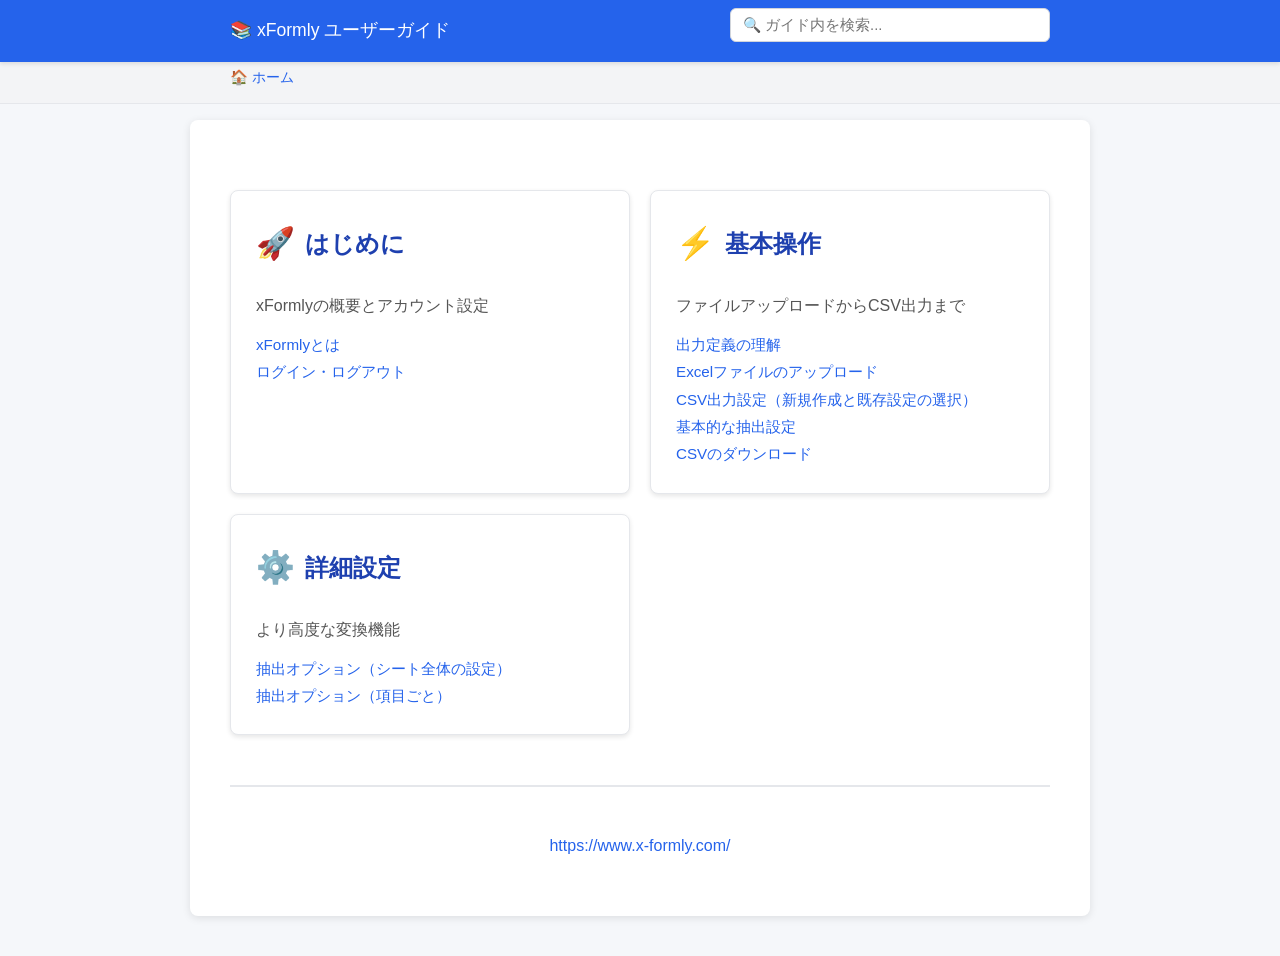
<file: index.html>
<!DOCTYPE html>
<html lang="ja">
<head>
    <meta charset="UTF-8">
    <meta name="viewport" content="width=device-width, initial-scale=1.0">
    <title>xFormly ユーザーガイド - トップページ</title>
    
    <link rel="stylesheet" href="css/common.css">
</head>
<body class="page-index-floating">
    <div class="top-nav">
        <div class="nav-content">
            <a href="index.html" class="home-link">📚 xFormly ユーザーガイド</a>
        </div>
    </div>
    <div class="breadcrumb">
        <div class="breadcrumb-content">
            <a href="index.html">🏠 ホーム</a>
        </div>
    </div>

    <div class="container">
        <div class="search-box">
            <input type="text" placeholder="🔍 ガイド内を検索..." id="searchInput">
            <p class="search-help">入力すると「トップページ内の項目」を絞り込み、下部に「全ガイド横断の候補ページ（最大8件）」を表示します。</p>
        </div>

        <div class="global-search-results" id="globalSearchResults" hidden>
            <h3>🔎 全ガイド検索結果</h3>
            <p class="search-status" id="searchStatus"></p>
            <ul id="searchResultsList"></ul>
        </div>

        <div class="nav-grid">
            <div class="nav-card" data-category-url="getting-started.html">
                <h2><a href="getting-started.html"><span class="emoji">🚀</span>はじめに</a></h2>
                <p>xFormlyの概要とアカウント設定</p>
                <div class="description">
                    <a href="getting-started-what-is-xformly.html">xFormlyとは</a>
                    <a href="getting-started-login-logout.html">ログイン・ログアウト</a>
                </div>
            </div>

            <div class="nav-card" data-category-url="basic-operations.html">
                <h2><a href="basic-operations.html"><span class="emoji">⚡</span>基本操作</a></h2>
                <p>ファイルアップロードからCSV出力まで</p>
                <div class="description">
                    <a href="basic-operations-understanding-definitions.html">出力定義の理解</a>
                    <a href="basic-operations-upload-excel.html">Excelファイルのアップロード</a>
                    <a href="basic-operations-csv-output-settings.html">CSV出力設定（新規作成と既存設定の選択）</a>
                    <a href="basic-operations-basic-extraction.html">基本的な抽出設定</a>
                    <a href="basic-operations-download-csv.html">CSVのダウンロード</a>
                </div>
            </div>

            <div class="nav-card" data-category-url="advanced-settings.html">
                <h2><a href="advanced-settings.html"><span class="emoji">⚙️</span>詳細設定</a></h2>
                <p>より高度な変換機能</p>
                <div class="description">
                    <a href="advanced-settings-sheet-extraction-options.html">抽出オプション（シート全体の設定）</a>
                    <a href="advanced-settings-column-options.html">抽出オプション（項目ごと）</a>
                </div>
            </div>

        </div>

           <div class="footer">
            <p><a href="https://www.x-formly.com/" target="_blank" rel="noopener noreferrer">https://www.x-formly.com/</a></p>
        </div>
    </div>

    <script src="js/common-interactions.js"></script>
    <script src="js/guide-metadata.js"></script>
    <script src="js/index-search.js"></script>
    <script>
        const searchInput = document.getElementById('searchInput');
        const navCards = Array.from(document.querySelectorAll('.nav-card'));
        const quickLinkItems = Array.from(document.querySelectorAll('.quick-links li'));
        const globalSearchResults = document.getElementById('globalSearchResults');
        const searchStatus = document.getElementById('searchStatus');
        const searchResultsList = document.getElementById('searchResultsList');

        window.setupIndexSearch({
            searchInput,
            navCards,
            quickLinkItems,
            globalSearchResults,
            searchStatus,
            searchResultsList,
            guideMetadata: window.guideMetadata || [],
            searchResultLimit: 8,
            searchDebounceMs: 150
        });

        window.setupPanelNavigation(navCards, { interactiveSelector: 'a, button, input, select, textarea, label, summary' });
    </script>
    <script src="js/shared-header.js"></script>
</body>
</html>
</file>
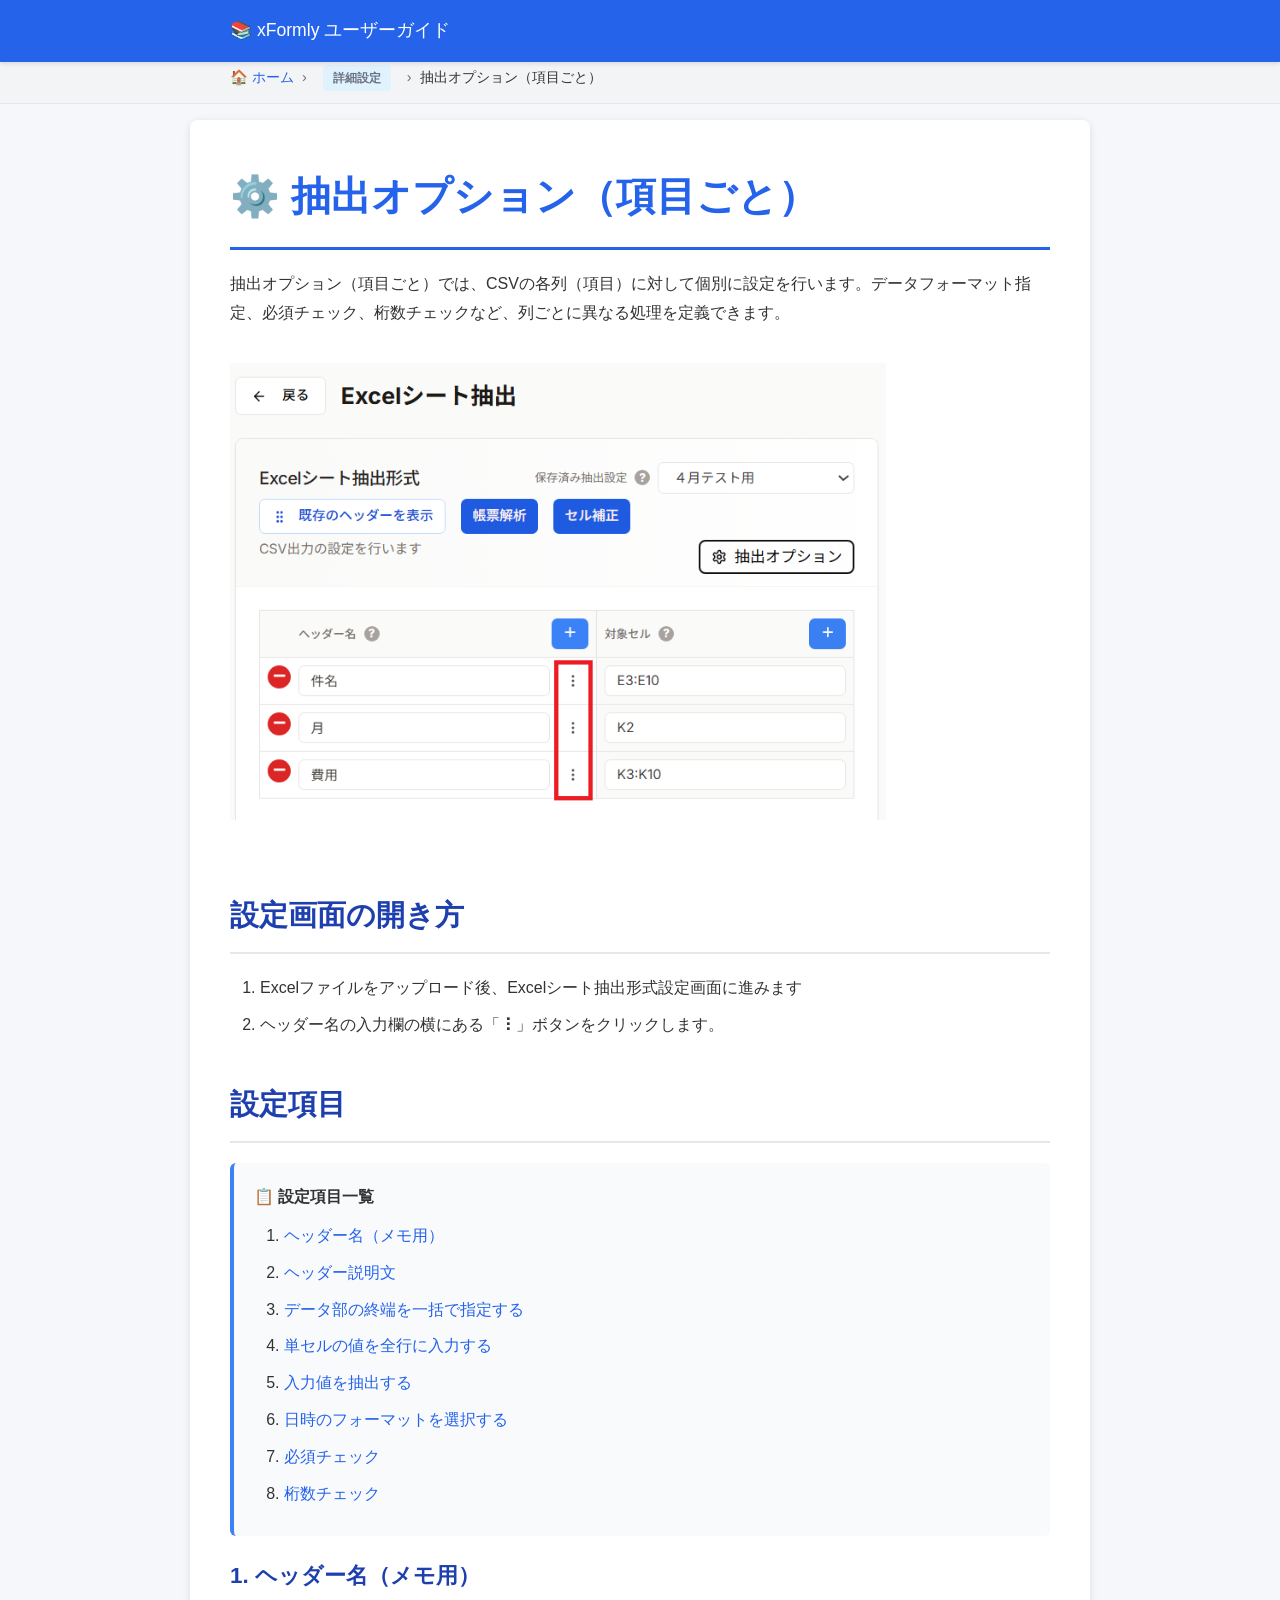
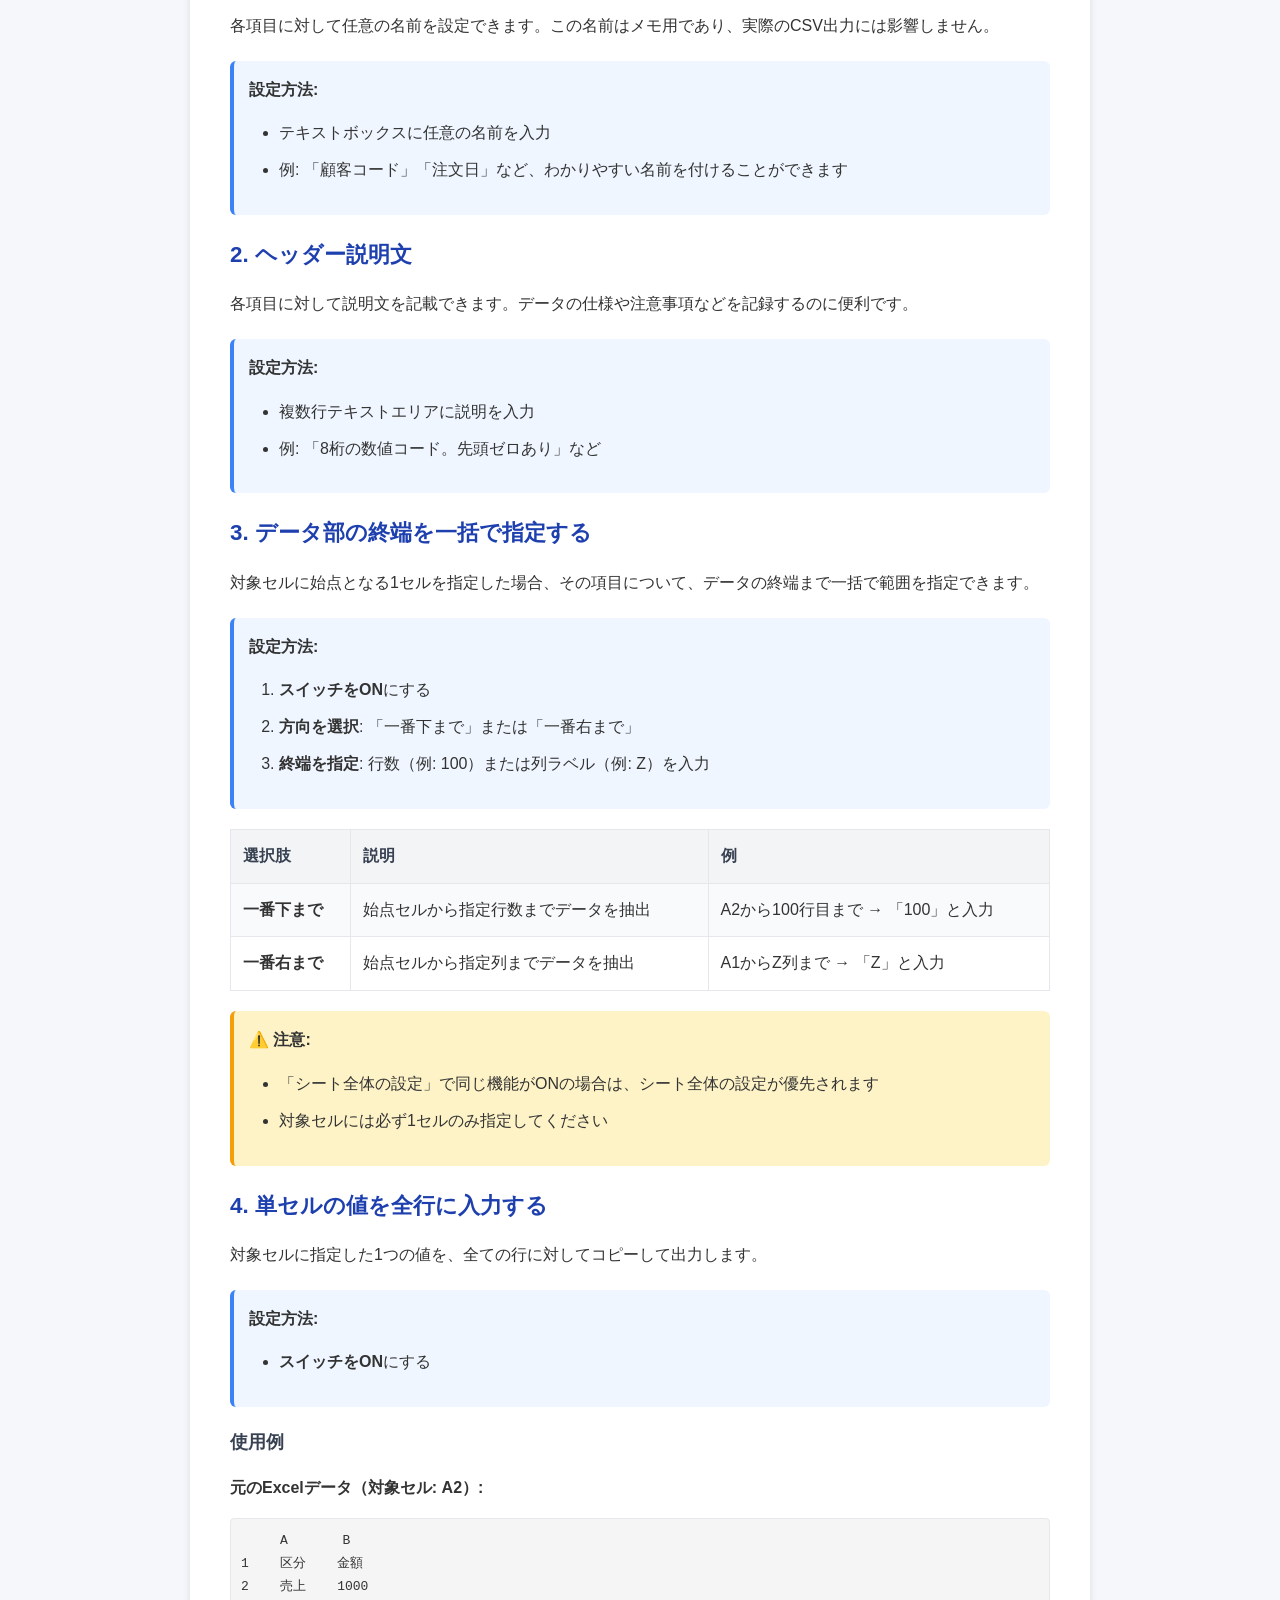
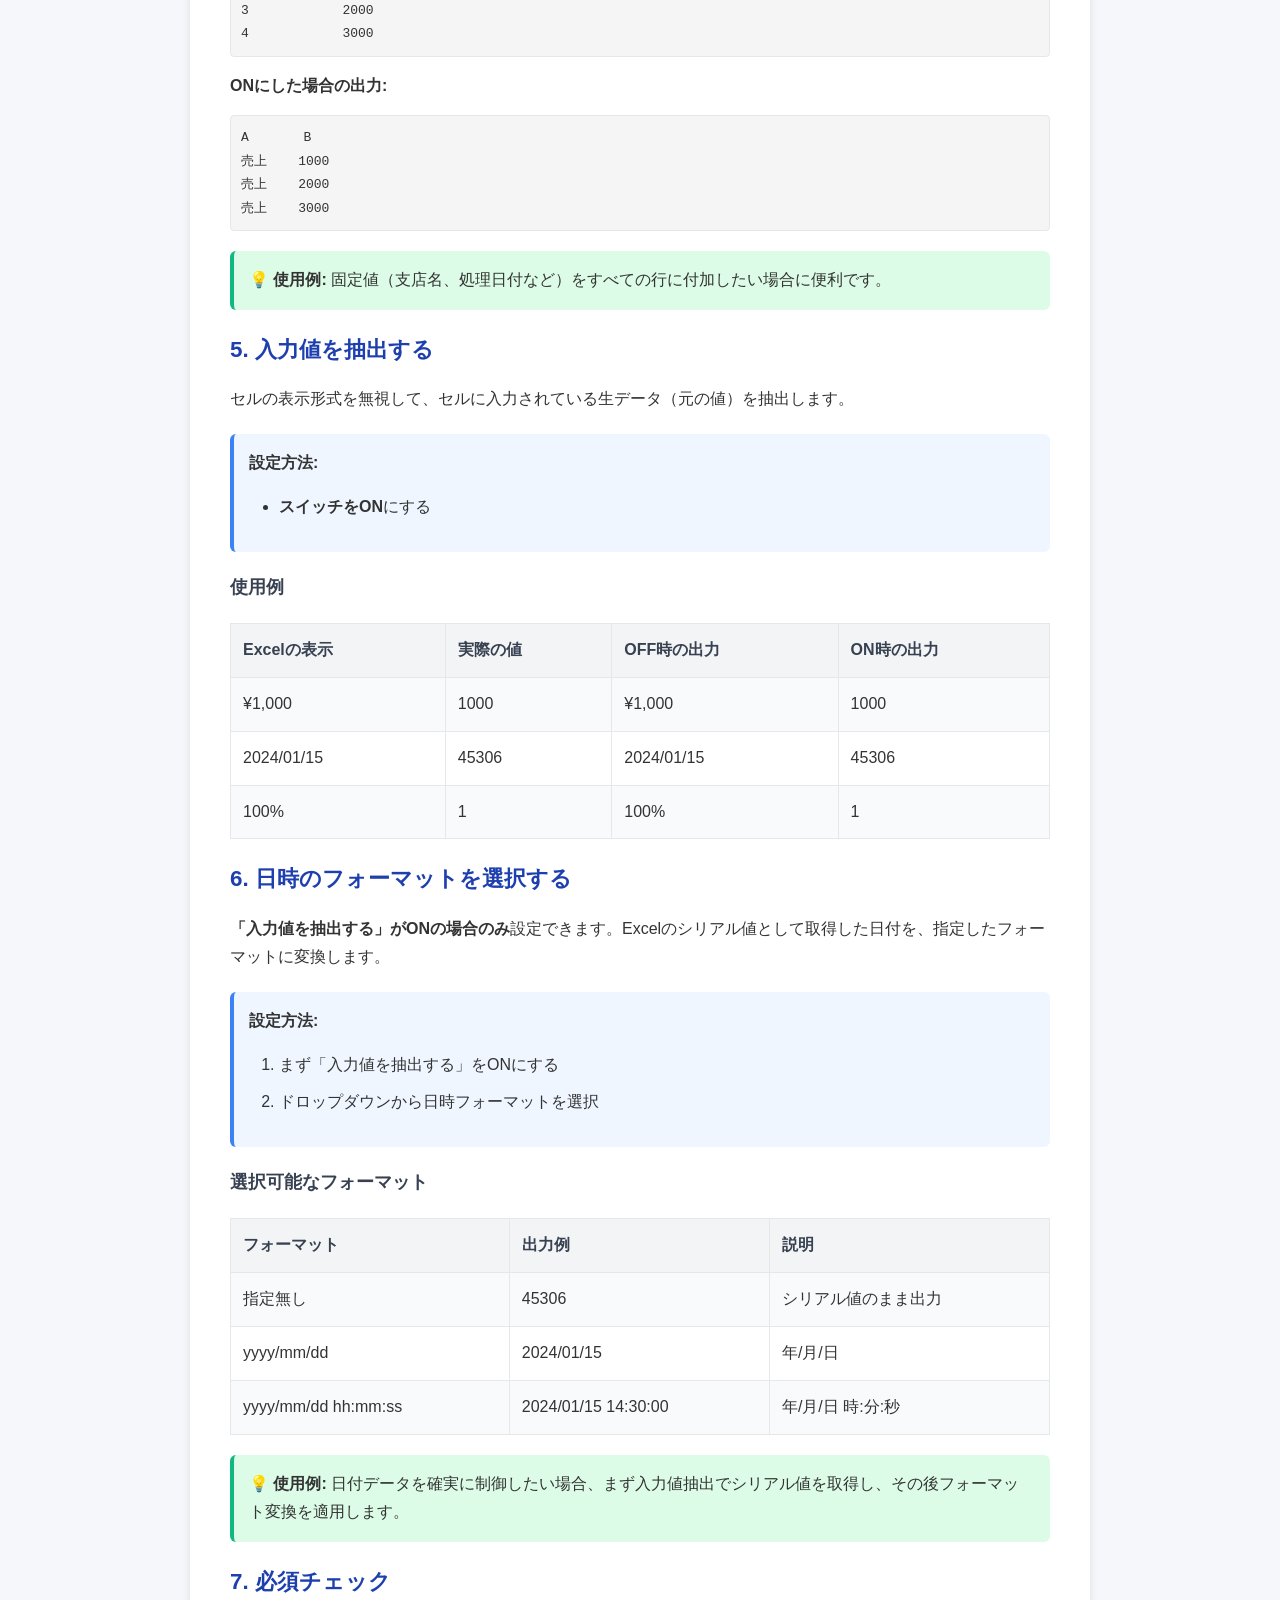
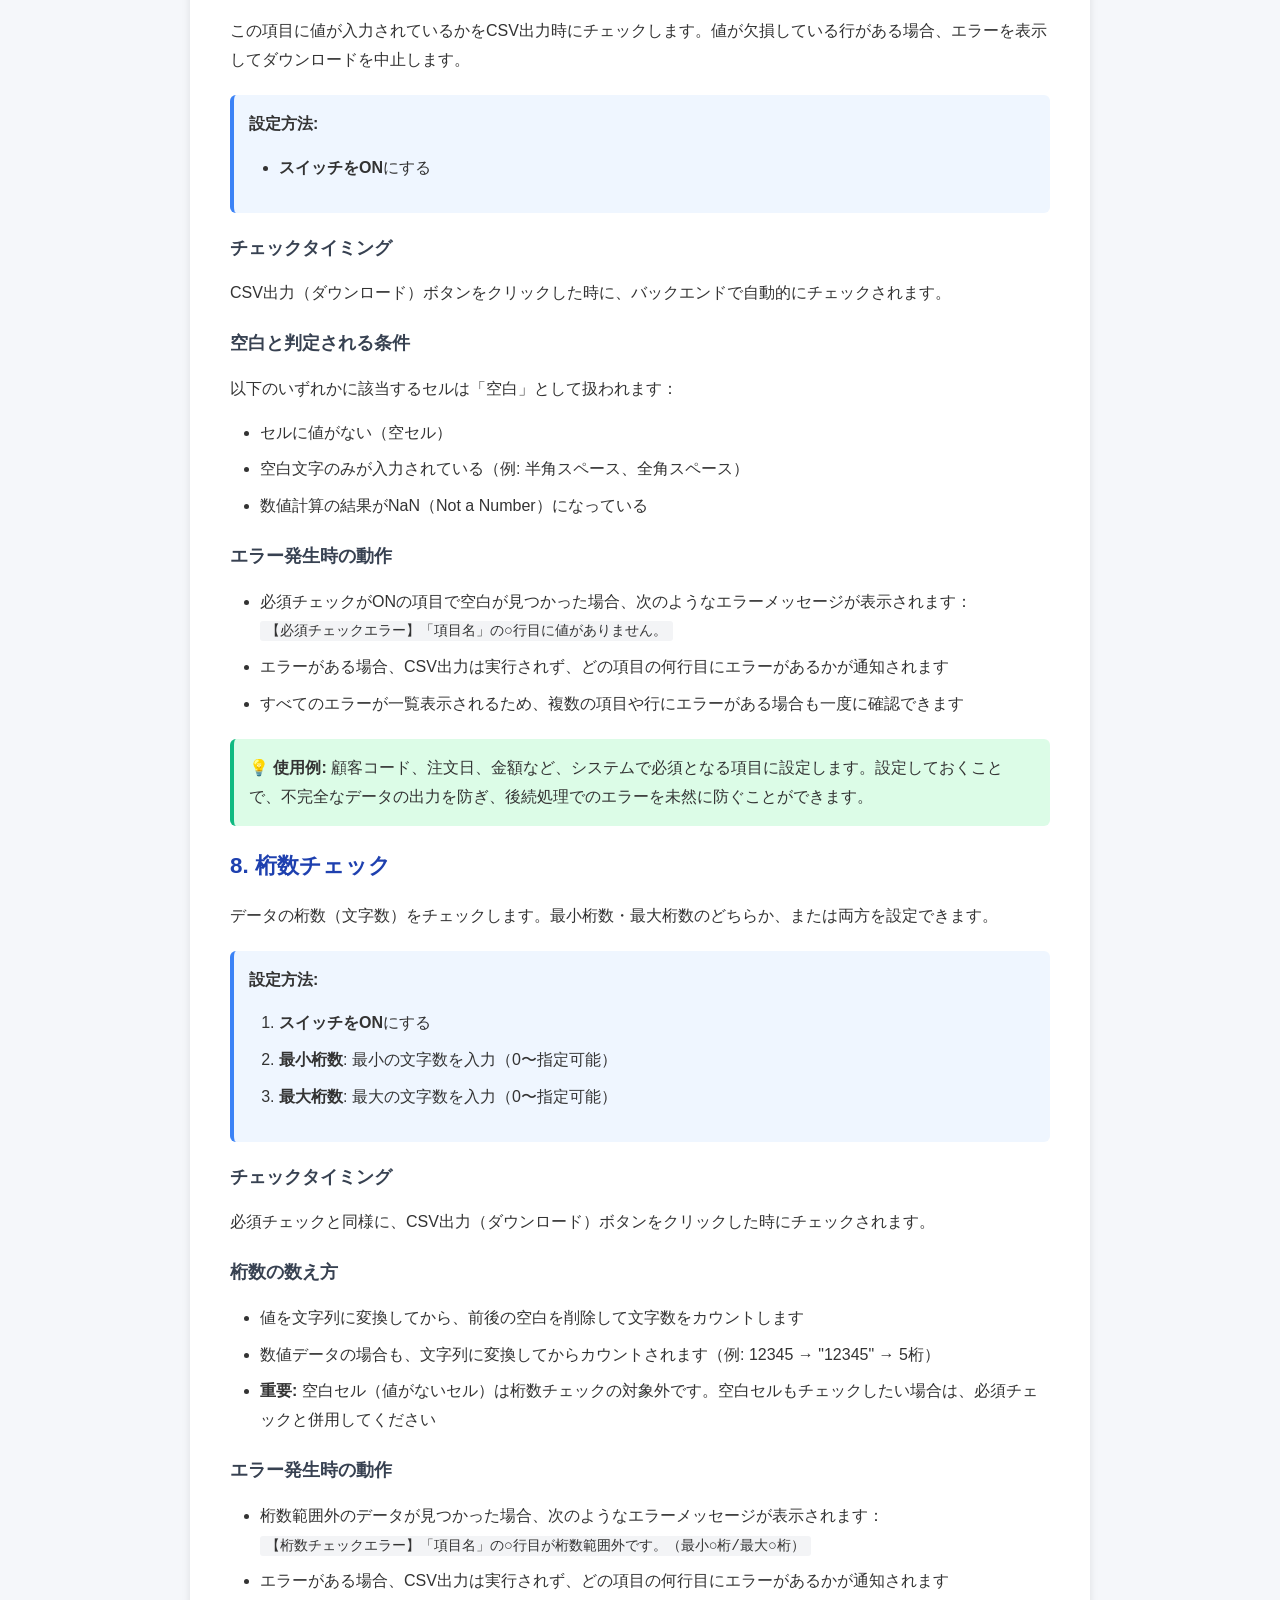
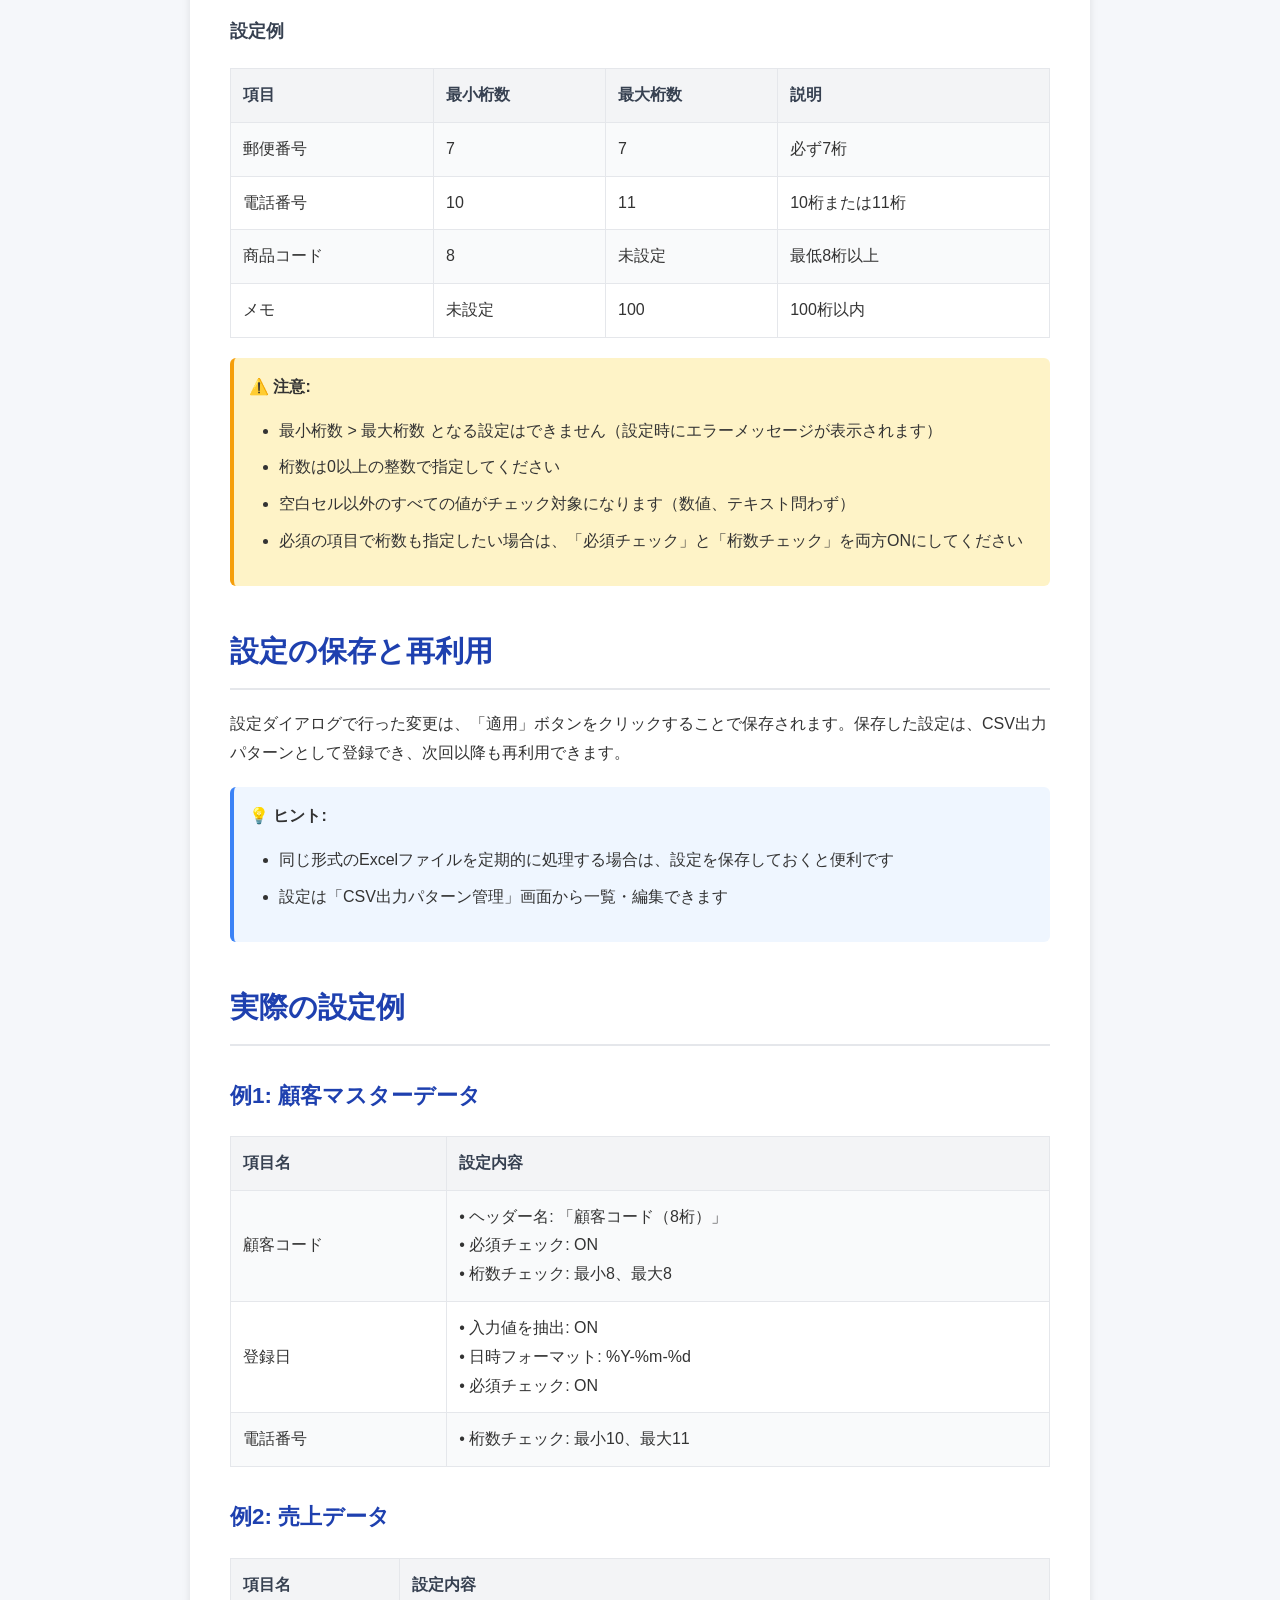
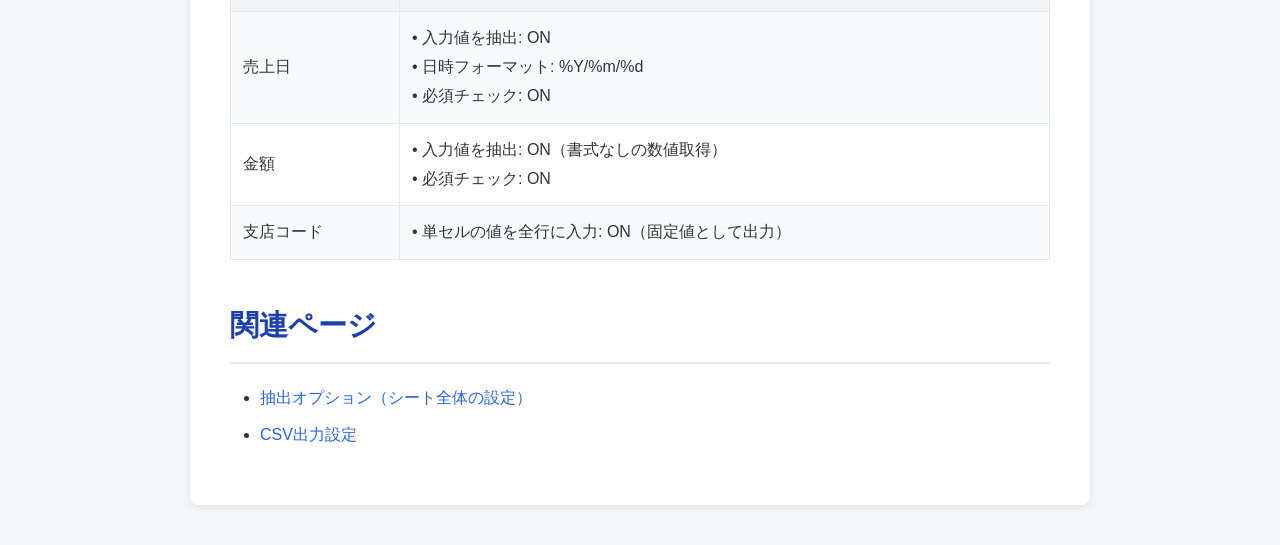
<file: advanced-settings-column-options.html>
<!DOCTYPE html>
<html lang="ja">
<head>
    <meta charset="UTF-8">
    <meta name="viewport" content="width=device-width, initial-scale=1.0">
    <title>抽出オプション（項目ごと） - xFormly ユーザーガイド</title>
    
    <link rel="stylesheet" href="css/common.css">
</head>
<body class="page-column-options">
    <div class="top-nav">
        <div class="nav-content">
            <a href="index.html" class="home-link">📚 xFormly ユーザーガイド</a>
        </div>
    </div>
    <div class="breadcrumb">
        <div class="breadcrumb-content">
            <a href="index.html">🏠 ホーム</a><span>›</span><a href="advanced-settings.html"><span class="category-badge">詳細設定</span></a><span>›</span>抽出オプション（項目ごと）
        </div>
    </div>

    
    <div class="container">

<h1>⚙️ 抽出オプション（項目ごと）</h1>

<p>抽出オプション（項目ごと）では、CSVの各列（項目）に対して個別に設定を行います。データフォーマット指定、必須チェック、桁数チェックなど、列ごとに異なる処理を定義できます。</p>
    <img src="images/advanced-settings-項目抽出オプション.png" alt="項目抽出オプション" class="guide-image-large">

<h2>設定画面の開き方</h2>
<ol>
    <li>Excelファイルをアップロード後、Excelシート抽出形式設定画面に進みます</li>
    <li>ヘッダー名の入力欄の横にある「<strong>︙</strong>」ボタンをクリックします。</li>
</ol>

<h2>設定項目</h2>

<div class="note guide-note-emphasis">
    <strong>📋 設定項目一覧</strong>
    <ol class="compact-list">
        <li><a href="#setting-1" class="anchor-link">ヘッダー名（メモ用）</a></li>
        <li><a href="#setting-2" class="anchor-link">ヘッダー説明文</a></li>
        <li><a href="#setting-3" class="anchor-link">データ部の終端を一括で指定する</a></li>
        <li><a href="#setting-4" class="anchor-link">単セルの値を全行に入力する</a></li>
        <li><a href="#setting-5" class="anchor-link">入力値を抽出する</a></li>
        <li><a href="#setting-6" class="anchor-link">日時のフォーマットを選択する</a></li>
        <li><a href="#setting-7" class="anchor-link">必須チェック</a></li>
        <li><a href="#setting-8" class="anchor-link">桁数チェック</a></li>
    </ol>
</div>

<h3 id="setting-1">1. ヘッダー名（メモ用）</h3>

<p>各項目に対して任意の名前を設定できます。この名前はメモ用であり、実際のCSV出力には影響しません。</p>

<div class="note">
    <strong>設定方法:</strong>
    <ul>
        <li>テキストボックスに任意の名前を入力</li>
        <li>例: 「顧客コード」「注文日」など、わかりやすい名前を付けることができます</li>
    </ul>
</div>

<h3 id="setting-2">2. ヘッダー説明文</h3>

<p>各項目に対して説明文を記載できます。データの仕様や注意事項などを記録するのに便利です。</p>

<div class="note">
    <strong>設定方法:</strong>
    <ul>
        <li>複数行テキストエリアに説明を入力</li>
        <li>例: 「8桁の数値コード。先頭ゼロあり」など</li>
    </ul>
</div>

<h3 id="setting-3">3. データ部の終端を一括で指定する</h3>

<p>対象セルに始点となる1セルを指定した場合、その項目について、データの終端まで一括で範囲を指定できます。</p>

<div class="note">
    <strong>設定方法:</strong>
    <ol>
        <li><strong>スイッチをON</strong>にする</li>
        <li><strong>方向を選択</strong>: 「一番下まで」または「一番右まで」</li>
        <li><strong>終端を指定</strong>: 行数（例: 100）または列ラベル（例: Z）を入力</li>
    </ol>
</div>

<table>
    <tr>
        <th>選択肢</th>
        <th>説明</th>
        <th>例</th>
    </tr>
    <tr>
        <td><strong>一番下まで</strong></td>
        <td>始点セルから指定行数までデータを抽出</td>
        <td>A2から100行目まで → 「100」と入力</td>
    </tr>
    <tr>
        <td><strong>一番右まで</strong></td>
        <td>始点セルから指定列までデータを抽出</td>
        <td>A1からZ列まで → 「Z」と入力</td>
    </tr>
</table>

<div class="warning">
    <strong>⚠️ 注意:</strong>
    <ul>
        <li>「シート全体の設定」で同じ機能がONの場合は、シート全体の設定が優先されます</li>
        <li>対象セルには必ず1セルのみ指定してください</li>
    </ul>
</div>

<h3 id="setting-4">4. 単セルの値を全行に入力する</h3>

<p>対象セルに指定した1つの値を、全ての行に対してコピーして出力します。</p>

<div class="note">
    <strong>設定方法:</strong>
    <ul>
        <li><strong>スイッチをON</strong>にする</li>
    </ul>
</div>

<h4>使用例</h4>

<p><strong>元のExcelデータ（対象セル: A2）:</strong></p>
<pre class="code-example">
     A       B
1    区分    金額
2    売上    1000
3            2000
4            3000
</pre>

<p><strong>ONにした場合の出力:</strong></p>
<pre class="code-example">
A       B
売上    1000
売上    2000
売上    3000
</pre>

<div class="tip">
    <strong>💡 使用例:</strong> 固定値（支店名、処理日付など）をすべての行に付加したい場合に便利です。
</div>

<h3 id="setting-5">5. 入力値を抽出する</h3>

<p>セルの表示形式を無視して、セルに入力されている生データ（元の値）を抽出します。</p>

<div class="note">
    <strong>設定方法:</strong>
    <ul>
        <li><strong>スイッチをON</strong>にする</li>
    </ul>
</div>

<h4>使用例</h4>

<table>
    <tr>
        <th>Excelの表示</th>
        <th>実際の値</th>
        <th>OFF時の出力</th>
        <th>ON時の出力</th>
    </tr>
    <tr>
        <td>¥1,000</td>
        <td>1000</td>
        <td>¥1,000</td>
        <td>1000</td>
    </tr>
    <tr>
        <td>2024/01/15</td>
        <td>45306</td>
        <td>2024/01/15</td>
        <td>45306</td>
    </tr>
    <tr>
        <td>100%</td>
        <td>1</td>
        <td>100%</td>
        <td>1</td>
    </tr>
</table>

<h3 id="setting-6">6. 日時のフォーマットを選択する</h3>

<p><strong>「入力値を抽出する」がONの場合のみ</strong>設定できます。Excelのシリアル値として取得した日付を、指定したフォーマットに変換します。</p>

<div class="note">
    <strong>設定方法:</strong>
    <ol>
        <li>まず「入力値を抽出する」をONにする</li>
        <li>ドロップダウンから日時フォーマットを選択</li>
    </ol>
</div>

<h4>選択可能なフォーマット</h4>

<table>
    <tr>
        <th>フォーマット</th>
        <th>出力例</th>
        <th>説明</th>
    </tr>
    <tr>
        <td>指定無し</td>
        <td>45306</td>
        <td>シリアル値のまま出力</td>
    </tr>
    <tr>
        <td>yyyy/mm/dd</td>
        <td>2024/01/15</td>
        <td>年/月/日</td>
    </tr>
    <tr>
        <td>yyyy/mm/dd hh:mm:ss</td>
        <td>2024/01/15 14:30:00</td>
        <td>年/月/日 時:分:秒</td>
    </tr>
</table>

<div class="tip">
    <strong>💡 使用例:</strong> 日付データを確実に制御したい場合、まず入力値抽出でシリアル値を取得し、その後フォーマット変換を適用します。
</div>

<h3 id="setting-7">7. 必須チェック</h3>

<p>この項目に値が入力されているかをCSV出力時にチェックします。値が欠損している行がある場合、エラーを表示してダウンロードを中止します。</p>

<div class="note">
    <strong>設定方法:</strong>
    <ul>
        <li><strong>スイッチをON</strong>にする</li>
    </ul>
</div>

<h4>チェックタイミング</h4>

<p>CSV出力（ダウンロード）ボタンをクリックした時に、バックエンドで自動的にチェックされます。</p>

<h4>空白と判定される条件</h4>

<p>以下のいずれかに該当するセルは「空白」として扱われます：</p>

<ul>
    <li>セルに値がない（空セル）</li>
    <li>空白文字のみが入力されている（例: 半角スペース、全角スペース）</li>
    <li>数値計算の結果がNaN（Not a Number）になっている</li>
</ul>

<h4>エラー発生時の動作</h4>

<ul>
    <li>必須チェックがONの項目で空白が見つかった場合、次のようなエラーメッセージが表示されます：<br>
        <code>【必須チェックエラー】「項目名」の○行目に値がありません。</code>
    </li>
    <li>エラーがある場合、CSV出力は実行されず、どの項目の何行目にエラーがあるかが通知されます</li>
    <li>すべてのエラーが一覧表示されるため、複数の項目や行にエラーがある場合も一度に確認できます</li>
</ul>

<div class="tip">
    <strong>💡 使用例:</strong> 顧客コード、注文日、金額など、システムで必須となる項目に設定します。設定しておくことで、不完全なデータの出力を防ぎ、後続処理でのエラーを未然に防ぐことができます。
</div>

<h3 id="setting-8">8. 桁数チェック</h3>

<p>データの桁数（文字数）をチェックします。最小桁数・最大桁数のどちらか、または両方を設定できます。</p>

<div class="note">
    <strong>設定方法:</strong>
    <ol>
        <li><strong>スイッチをON</strong>にする</li>
        <li><strong>最小桁数</strong>: 最小の文字数を入力（0〜指定可能）</li>
        <li><strong>最大桁数</strong>: 最大の文字数を入力（0〜指定可能）</li>
    </ol>
</div>

<h4>チェックタイミング</h4>

<p>必須チェックと同様に、CSV出力（ダウンロード）ボタンをクリックした時にチェックされます。</p>

<h4>桁数の数え方</h4>

<ul>
    <li>値を文字列に変換してから、前後の空白を削除して文字数をカウントします</li>
    <li>数値データの場合も、文字列に変換してからカウントされます（例: 12345 → "12345" → 5桁）</li>
    <li><strong>重要:</strong> 空白セル（値がないセル）は桁数チェックの対象外です。空白セルもチェックしたい場合は、必須チェックと併用してください</li>
</ul>

<h4>エラー発生時の動作</h4>

<ul>
    <li>桁数範囲外のデータが見つかった場合、次のようなエラーメッセージが表示されます：<br>
        <code>【桁数チェックエラー】「項目名」の○行目が桁数範囲外です。（最小○桁/最大○桁）</code>
    </li>
    <li>エラーがある場合、CSV出力は実行されず、どの項目の何行目にエラーがあるかが通知されます</li>
</ul>

<h4>設定例</h4>

<table>
    <tr>
        <th>項目</th>
        <th>最小桁数</th>
        <th>最大桁数</th>
        <th>説明</th>
    </tr>
    <tr>
        <td>郵便番号</td>
        <td>7</td>
        <td>7</td>
        <td>必ず7桁</td>
    </tr>
    <tr>
        <td>電話番号</td>
        <td>10</td>
        <td>11</td>
        <td>10桁または11桁</td>
    </tr>
    <tr>
        <td>商品コード</td>
        <td>8</td>
        <td>未設定</td>
        <td>最低8桁以上</td>
    </tr>
    <tr>
        <td>メモ</td>
        <td>未設定</td>
        <td>100</td>
        <td>100桁以内</td>
    </tr>
</table>

<div class="warning">
    <strong>⚠️ 注意:</strong>
    <ul>
        <li>最小桁数 > 最大桁数 となる設定はできません（設定時にエラーメッセージが表示されます）</li>
        <li>桁数は0以上の整数で指定してください</li>
        <li>空白セル以外のすべての値がチェック対象になります（数値、テキスト問わず）</li>
        <li>必須の項目で桁数も指定したい場合は、「必須チェック」と「桁数チェック」を両方ONにしてください</li>
    </ul>
</div>

<h2>設定の保存と再利用</h2>

<p>設定ダイアログで行った変更は、「適用」ボタンをクリックすることで保存されます。保存した設定は、CSV出力パターンとして登録でき、次回以降も再利用できます。</p>

<div class="note">
    <strong>💡 ヒント:</strong> 
    <ul>
        <li>同じ形式のExcelファイルを定期的に処理する場合は、設定を保存しておくと便利です</li>
        <li>設定は「CSV出力パターン管理」画面から一覧・編集できます</li>
    </ul>
</div>

<h2>実際の設定例</h2>

<h3>例1: 顧客マスターデータ</h3>

<table>
    <tr>
        <th>項目名</th>
        <th>設定内容</th>
    </tr>
    <tr>
        <td>顧客コード</td>
        <td>
            • ヘッダー名: 「顧客コード（8桁）」<br>
            • 必須チェック: ON<br>
            • 桁数チェック: 最小8、最大8
        </td>
    </tr>
    <tr>
        <td>登録日</td>
        <td>
            • 入力値を抽出: ON<br>
            • 日時フォーマット: %Y-%m-%d<br>
            • 必須チェック: ON
        </td>
    </tr>
    <tr>
        <td>電話番号</td>
        <td>
            • 桁数チェック: 最小10、最大11
        </td>
    </tr>
</table>

<h3>例2: 売上データ</h3>

<table>
    <tr>
        <th>項目名</th>
        <th>設定内容</th>
    </tr>
    <tr>
        <td>売上日</td>
        <td>
            • 入力値を抽出: ON<br>
            • 日時フォーマット: %Y/%m/%d<br>
            • 必須チェック: ON
        </td>
    </tr>
    <tr>
        <td>金額</td>
        <td>
            • 入力値を抽出: ON（書式なしの数値取得）<br>
            • 必須チェック: ON
        </td>
    </tr>
    <tr>
        <td>支店コード</td>
        <td>
            • 単セルの値を全行に入力: ON（固定値として出力）
        </td>
    </tr>
</table>

<h2>関連ページ</h2>
<ul>
    <li><a href="advanced-settings-sheet-extraction-options.html">抽出オプション（シート全体の設定）</a></li>
    <li><a href="basic-operations-csv-output-settings.html">CSV出力設定</a></li>
</ul>

<script src="js/shared-header.js"></script>
    </div>
</body>
</html>
</file>
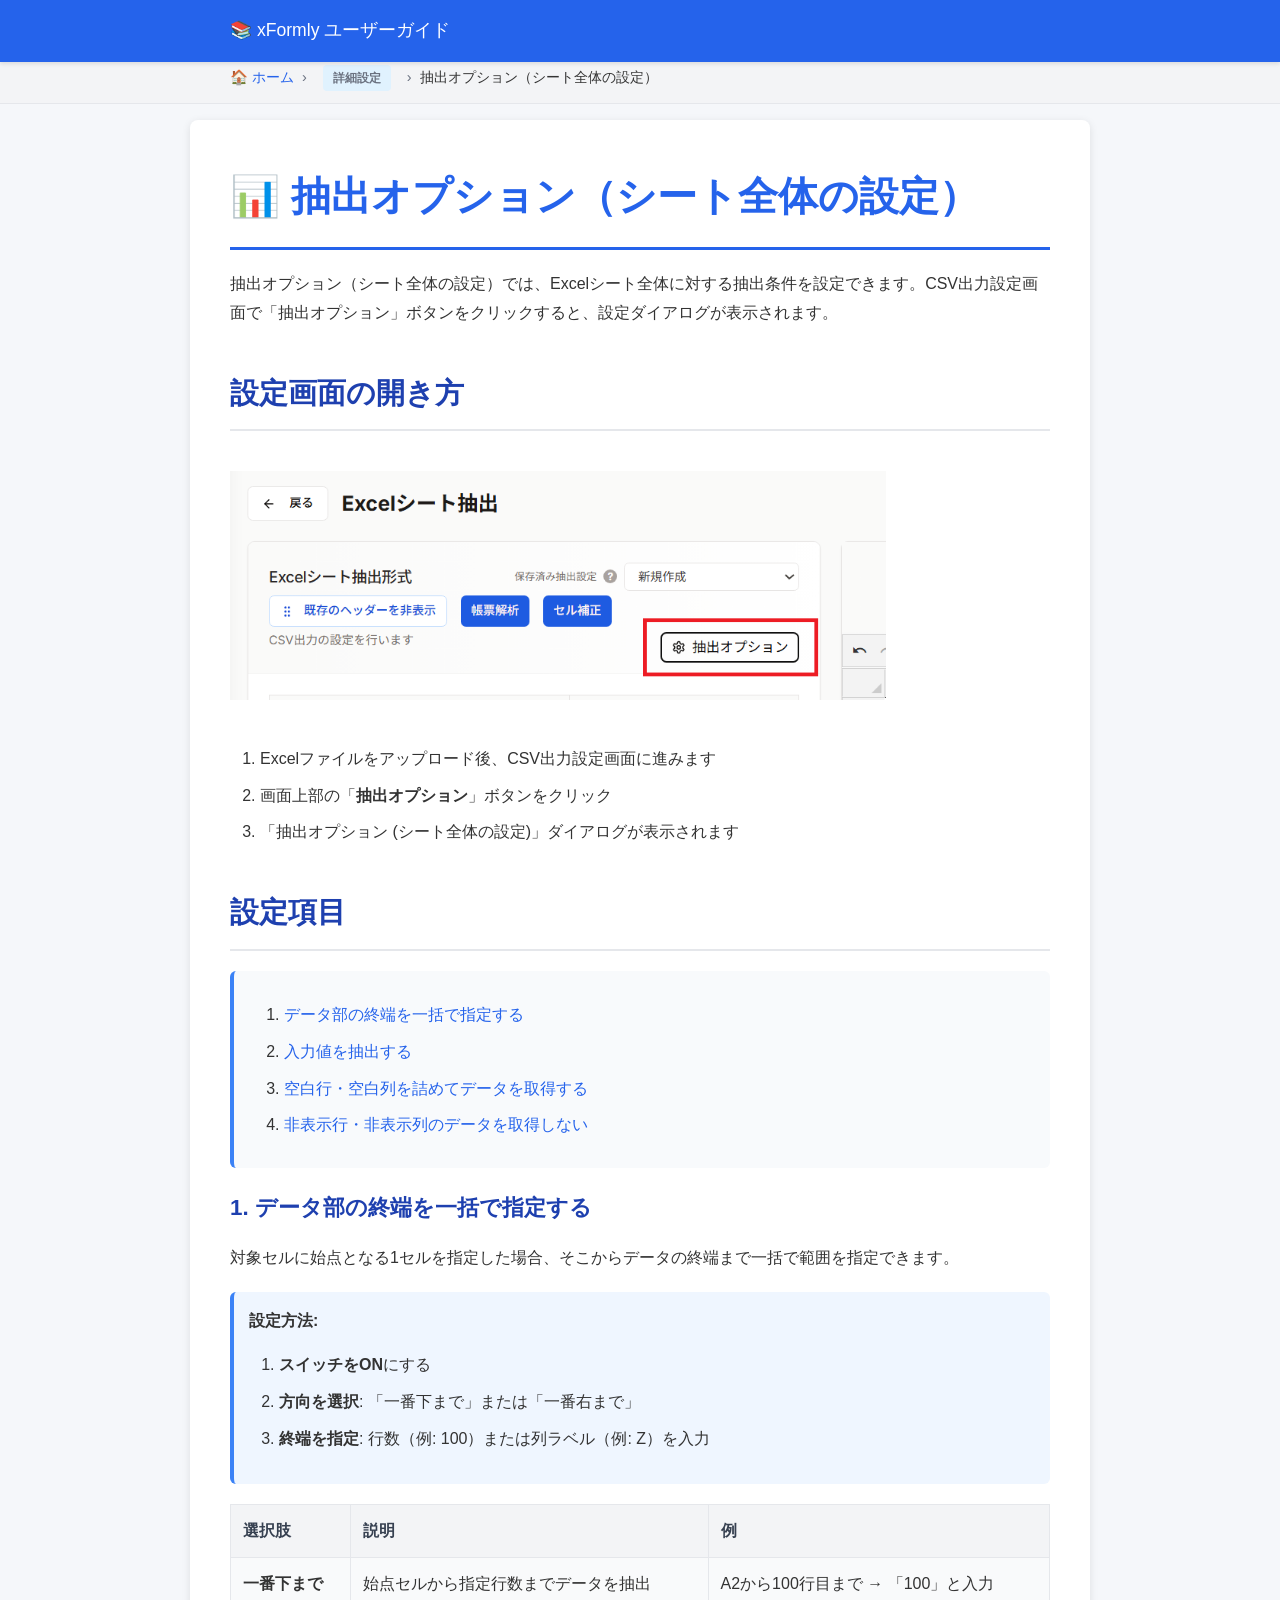
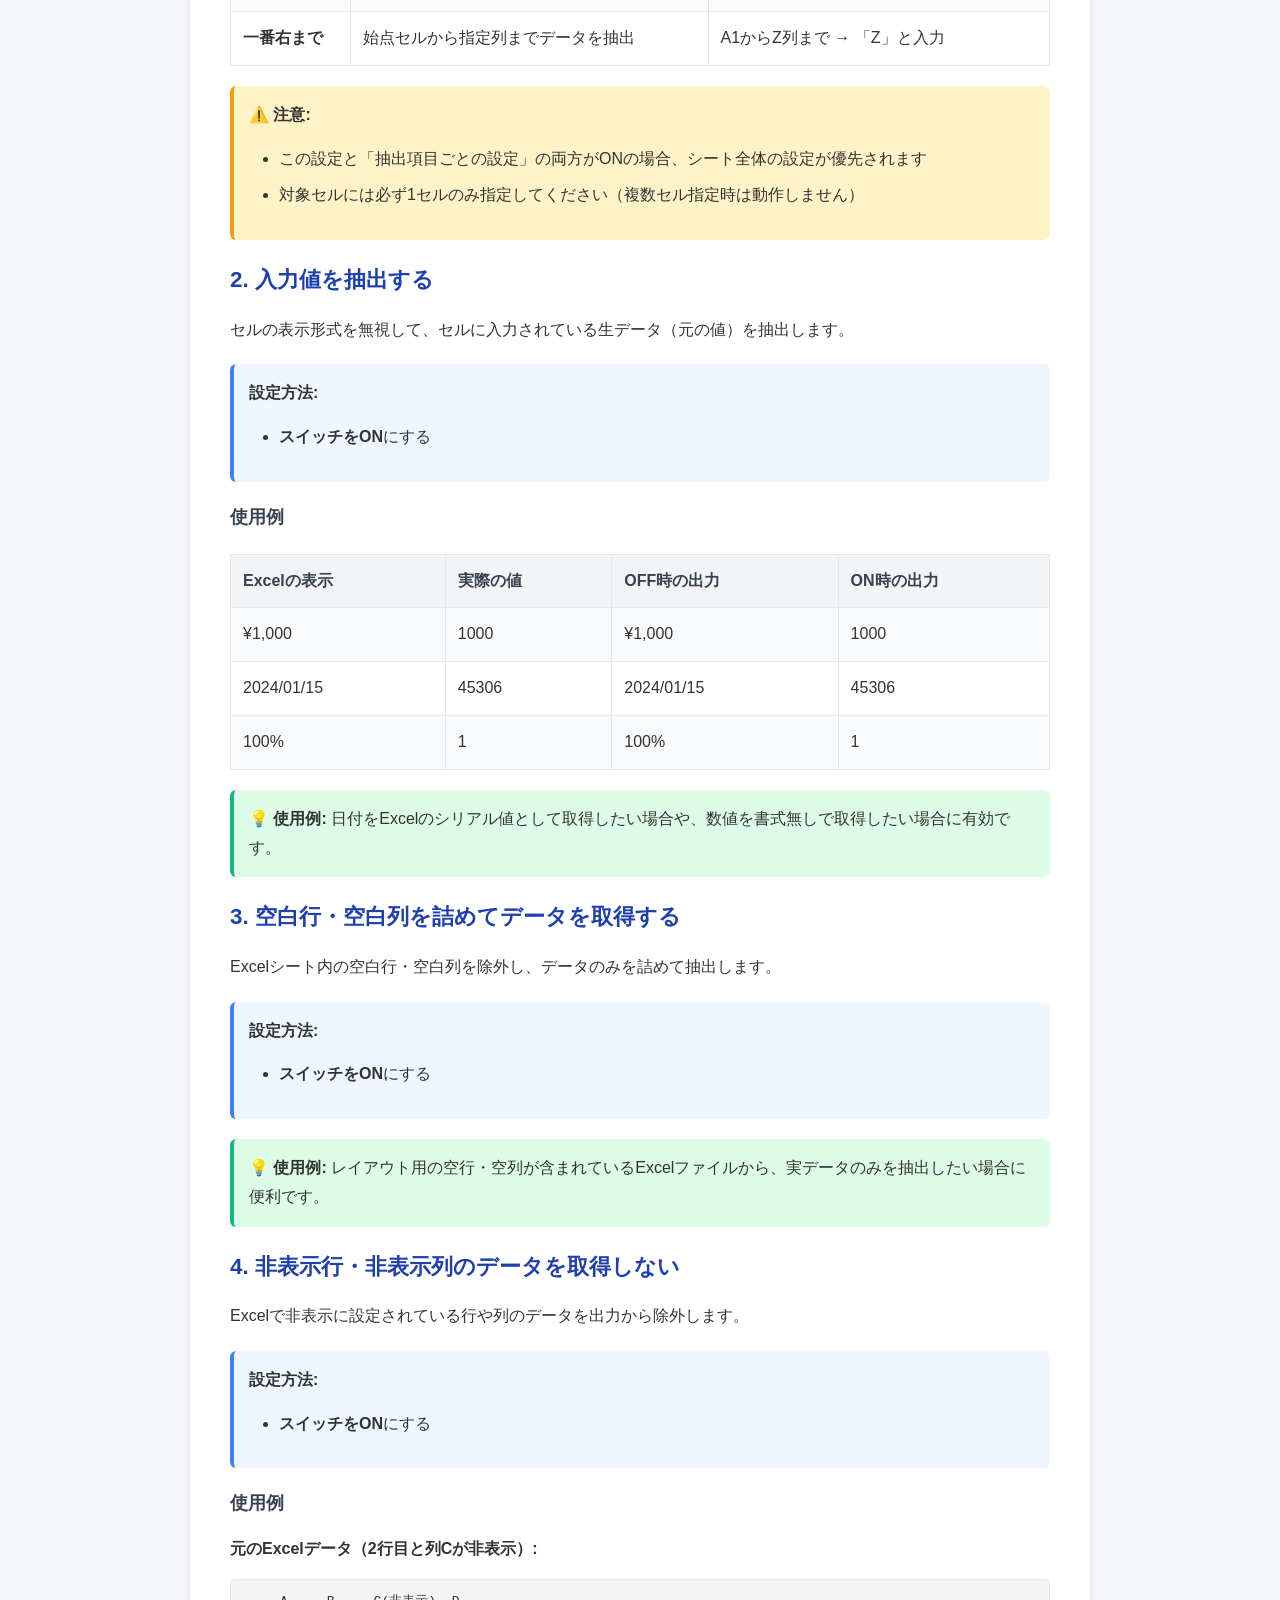
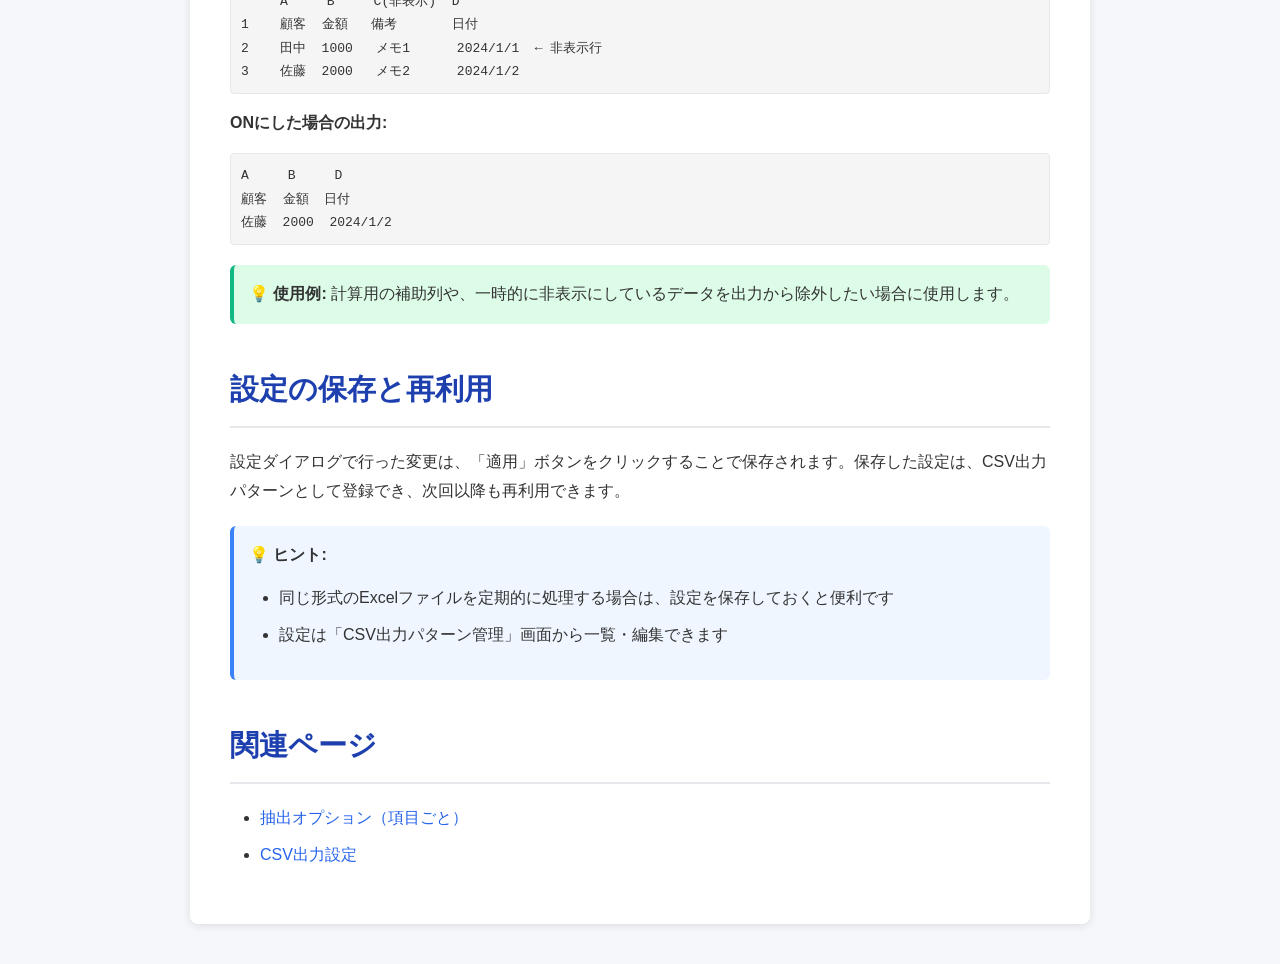
<file: advanced-settings-sheet-extraction-options.html>
<!DOCTYPE html>
<html lang="ja">
<head>
    <meta charset="UTF-8">
    <meta name="viewport" content="width=device-width, initial-scale=1.0">
    <title>抽出オプション（シート全体の設定） - xFormly ユーザーガイド</title>
    
    <link rel="stylesheet" href="css/common.css">
</head>
<body class="page-sheet-options">
    <div class="top-nav">
        <div class="nav-content">
            <a href="index.html" class="home-link">📚 xFormly ユーザーガイド</a>
        </div>
    </div>
    <div class="breadcrumb">
        <div class="breadcrumb-content">
            <a href="index.html">🏠 ホーム</a><span>›</span><a href="advanced-settings.html"><span class="category-badge">詳細設定</span></a><span>›</span>抽出オプション（シート全体の設定）
        </div>
    </div>

    
    <div class="container">

<h1>📊 抽出オプション（シート全体の設定）</h1>

<p>抽出オプション（シート全体の設定）では、Excelシート全体に対する抽出条件を設定できます。CSV出力設定画面で「抽出オプション」ボタンをクリックすると、設定ダイアログが表示されます。</p>

<h2>設定画面の開き方</h2>
    <img src="images/basic-operations-抽出オプションボタン.png" alt="抽出オプションボタン" class="guide-image-large">

<ol>
    <li>Excelファイルをアップロード後、CSV出力設定画面に進みます</li>
    <li>画面上部の「<strong>抽出オプション</strong>」ボタンをクリック</li>
    <li>「抽出オプション (シート全体の設定)」ダイアログが表示されます</li>
</ol>

<h2>設定項目</h2>

<div class="note guide-note-emphasis">
    <ol class="compact-list">
        <li><a href="#setting-1" class="anchor-link">データ部の終端を一括で指定する</a></li>
        <li><a href="#setting-2" class="anchor-link">入力値を抽出する</a></li>
        <li><a href="#setting-3" class="anchor-link">空白行・空白列を詰めてデータを取得する</a></li>
        <li><a href="#setting-4" class="anchor-link">非表示行・非表示列のデータを取得しない</a></li>
    </ol>
</div>

<h3 id="setting-1">1. データ部の終端を一括で指定する</h3>

<p>対象セルに始点となる1セルを指定した場合、そこからデータの終端まで一括で範囲を指定できます。</p>

<div class="note">
    <strong>設定方法:</strong>
    <ol>
        <li><strong>スイッチをON</strong>にする</li>
        <li><strong>方向を選択</strong>: 「一番下まで」または「一番右まで」</li>
        <li><strong>終端を指定</strong>: 行数（例: 100）または列ラベル（例: Z）を入力</li>
    </ol>
</div>

<table>
    <tr>
        <th>選択肢</th>
        <th>説明</th>
        <th>例</th>
    </tr>
    <tr>
        <td><strong>一番下まで</strong></td>
        <td>始点セルから指定行数までデータを抽出</td>
        <td>A2から100行目まで → 「100」と入力</td>
    </tr>
    <tr>
        <td><strong>一番右まで</strong></td>
        <td>始点セルから指定列までデータを抽出</td>
        <td>A1からZ列まで → 「Z」と入力</td>
    </tr>
</table>

<div class="warning">
    <strong>⚠️ 注意:</strong>
    <ul>
        <li>この設定と「抽出項目ごとの設定」の両方がONの場合、シート全体の設定が優先されます</li>
        <li>対象セルには必ず1セルのみ指定してください（複数セル指定時は動作しません）</li>
    </ul>
</div>

<h3 id="setting-2">2. 入力値を抽出する</h3>

<p>セルの表示形式を無視して、セルに入力されている生データ（元の値）を抽出します。</p>

<div class="note">
    <strong>設定方法:</strong>
    <ul>
        <li><strong>スイッチをON</strong>にする</li>
    </ul>
</div>

<h4>使用例</h4>

<table>
    <tr>
        <th>Excelの表示</th>
        <th>実際の値</th>
        <th>OFF時の出力</th>
        <th>ON時の出力</th>
    </tr>
    <tr>
        <td>¥1,000</td>
        <td>1000</td>
        <td>¥1,000</td>
        <td>1000</td>
    </tr>
    <tr>
        <td>2024/01/15</td>
        <td>45306</td>
        <td>2024/01/15</td>
        <td>45306</td>
    </tr>
    <tr>
        <td>100%</td>
        <td>1</td>
        <td>100%</td>
        <td>1</td>
    </tr>
</table>

<div class="tip">
    <strong>💡 使用例:</strong> 日付をExcelのシリアル値として取得したい場合や、数値を書式無しで取得したい場合に有効です。
</div>

<h3 id="setting-3">3. 空白行・空白列を詰めてデータを取得する</h3>

<p>Excelシート内の空白行・空白列を除外し、データのみを詰めて抽出します。</p>

<div class="note">
    <strong>設定方法:</strong>
    <ul>
        <li><strong>スイッチをON</strong>にする</li>
    </ul>
</div>

<div class="tip">
    <strong>💡 使用例:</strong> レイアウト用の空行・空列が含まれているExcelファイルから、実データのみを抽出したい場合に便利です。
</div>

<h3 id="setting-4">4. 非表示行・非表示列のデータを取得しない</h3>

<p>Excelで非表示に設定されている行や列のデータを出力から除外します。</p>

<div class="note">
    <strong>設定方法:</strong>
    <ul>
        <li><strong>スイッチをON</strong>にする</li>
    </ul>
</div>

<h4>使用例</h4>

<p><strong>元のExcelデータ（2行目と列Cが非表示）:</strong></p>
<pre class="code-example">
     A     B     C(非表示)  D
1    顧客  金額   備考       日付
2    田中  1000   メモ1      2024/1/1  ← 非表示行
3    佐藤  2000   メモ2      2024/1/2
</pre>

<p><strong>ONにした場合の出力:</strong></p>
<pre class="code-example">
A     B     D
顧客  金額  日付
佐藤  2000  2024/1/2
</pre>

<div class="tip">
    <strong>💡 使用例:</strong> 計算用の補助列や、一時的に非表示にしているデータを出力から除外したい場合に使用します。
</div>

<h2>設定の保存と再利用</h2>

<p>設定ダイアログで行った変更は、「適用」ボタンをクリックすることで保存されます。保存した設定は、CSV出力パターンとして登録でき、次回以降も再利用できます。</p>

<div class="note">
    <strong>💡 ヒント:</strong> 
    <ul>
        <li>同じ形式のExcelファイルを定期的に処理する場合は、設定を保存しておくと便利です</li>
        <li>設定は「CSV出力パターン管理」画面から一覧・編集できます</li>
    </ul>
</div>

<h2>関連ページ</h2>
<ul>
    <li><a href="advanced-settings-column-options.html">抽出オプション（項目ごと）</a></li>
    <li><a href="basic-operations-csv-output-settings.html">CSV出力設定</a></li>
</ul>

<script src="js/shared-header.js"></script>
    </div>
</body>
</html>
</file>
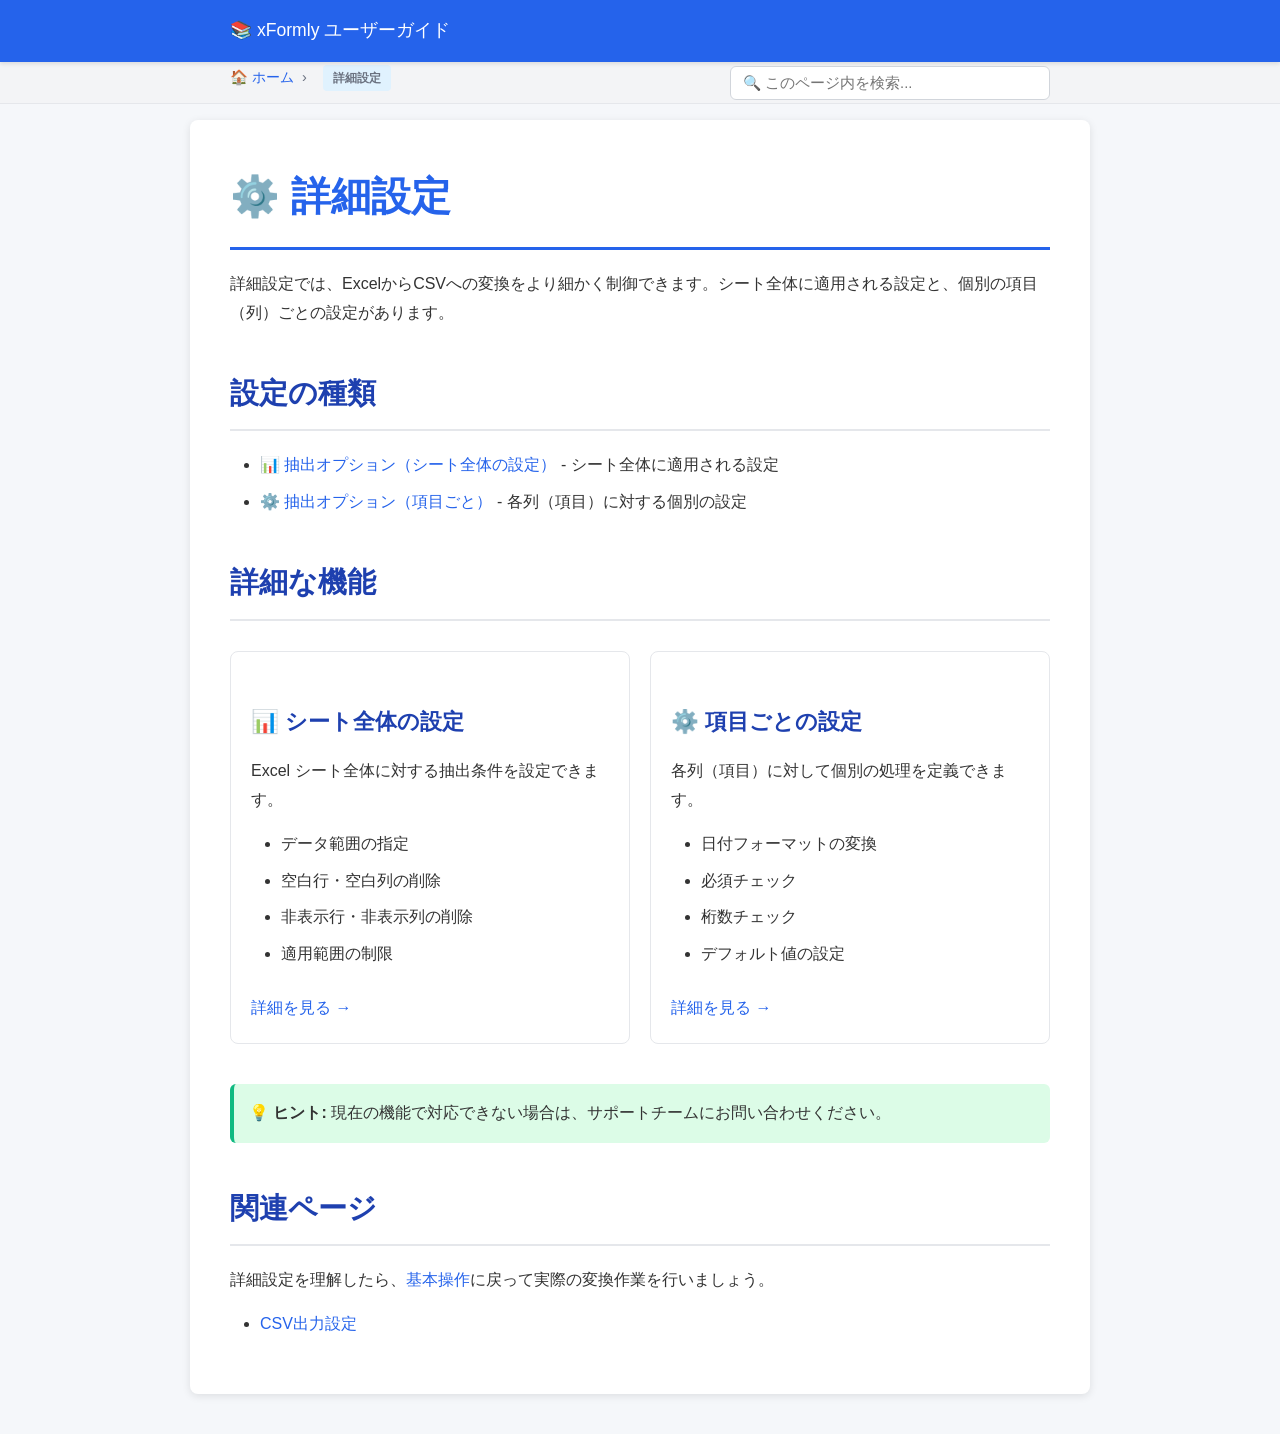
<file: advanced-settings.html>
<!DOCTYPE html>
<html lang="ja">
<head>
    <meta charset="UTF-8">
    <meta name="viewport" content="width=device-width, initial-scale=1.0">
    <title>詳細設定 - xFormly ユーザーガイド</title>
    
    <link rel="stylesheet" href="css/common.css">
</head>
<body class="page-search-floating">
    <div class="top-nav">
        <div class="nav-content">
            <a href="index.html" class="home-link">📚 xFormly ユーザーガイド</a>
        </div>
    </div>
    <div class="breadcrumb">
        <div class="breadcrumb-content">
            <a href="index.html">🏠 ホーム</a><span>›</span><span class="category-badge">詳細設定</span>
        </div>
    </div>

    
    <div class="container">

<h1>⚙️ 詳細設定</h1>

<p>詳細設定では、ExcelからCSVへの変換をより細かく制御できます。シート全体に適用される設定と、個別の項目（列）ごとの設定があります。</p>

<div class="search-box">
    <input type="text" placeholder="🔍 このページ内を検索..." id="searchInput">
    <p class="search-help">設定の種類・機能カードを部分一致で絞り込みます（最大表示制限なし）。</p>
    <p class="search-status" id="pageSearchStatus" hidden></p>
</div>

<h2>設定の種類</h2>
<ul id="settingsTypeList">
    <li>📊 <a href="advanced-settings-sheet-extraction-options.html">抽出オプション（シート全体の設定）</a> - シート全体に適用される設定</li>
    <li>⚙️ <a href="advanced-settings-column-options.html">抽出オプション（項目ごと）</a> - 各列（項目）に対する個別の設定</li>
</ul>

<h2>詳細な機能</h2>

<div class="feature-grid advanced-feature-grid">
    <div data-category-url="advanced-settings-sheet-extraction-options.html" tabindex="0" role="link" class="advanced-feature-card">
        <h3><a class="panel-title-link" href="advanced-settings-sheet-extraction-options.html">📊 シート全体の設定</a></h3>
        <p>Excel シート全体に対する抽出条件を設定できます。</p>
        <ul class="advanced-feature-list">
            <li>データ範囲の指定</li>
            <li>空白行・空白列の削除</li>
            <li>非表示行・非表示列の削除</li>
            <li>適用範囲の制限</li>
        </ul>
        <a href="advanced-settings-sheet-extraction-options.html" class="advanced-feature-link">詳細を見る →</a>
    </div>
    
    <div data-category-url="advanced-settings-column-options.html" tabindex="0" role="link" class="advanced-feature-card">
        <h3><a class="panel-title-link" href="advanced-settings-column-options.html">⚙️ 項目ごとの設定</a></h3>
        <p>各列（項目）に対して個別の処理を定義できます。</p>
        <ul class="advanced-feature-list">
            <li>日付フォーマットの変換</li>
            <li>必須チェック</li>
            <li>桁数チェック</li>
            <li>デフォルト値の設定</li>
        </ul>
        <a href="advanced-settings-column-options.html" class="advanced-feature-link">詳細を見る →</a>
    </div>
</div>

<div class="tip advanced-tip-spacing">
    <strong>💡 ヒント:</strong> 現在の機能で対応できない場合は、サポートチームにお問い合わせください。
</div>

<h2>関連ページ</h2>
<p>詳細設定を理解したら、<a href="basic-operations.html">基本操作</a>に戻って実際の変換作業を行いましょう。</p>
<ul>
    <li><a href="basic-operations-csv-output-settings.html">CSV出力設定</a></li>
</ul>

<script src="js/common-interactions.js"></script>
<script src="js/page-search.js"></script>
<script>
    const searchInput = document.getElementById('searchInput');
    const searchStatus = document.getElementById('pageSearchStatus');
    const featureCards = Array.from(document.querySelectorAll('.feature-grid > div'));
    const settingItems = Array.from(document.querySelectorAll('#settingsTypeList li'));
    const searchTargets = [...featureCards, ...settingItems];
    window.setupPageSearch({
        input: searchInput,
        status: searchStatus,
        targets: searchTargets
    });

    window.setupPanelNavigation(featureCards);
</script>
<script src="js/shared-header.js"></script>

    </div>
</body>
</html>
</file>
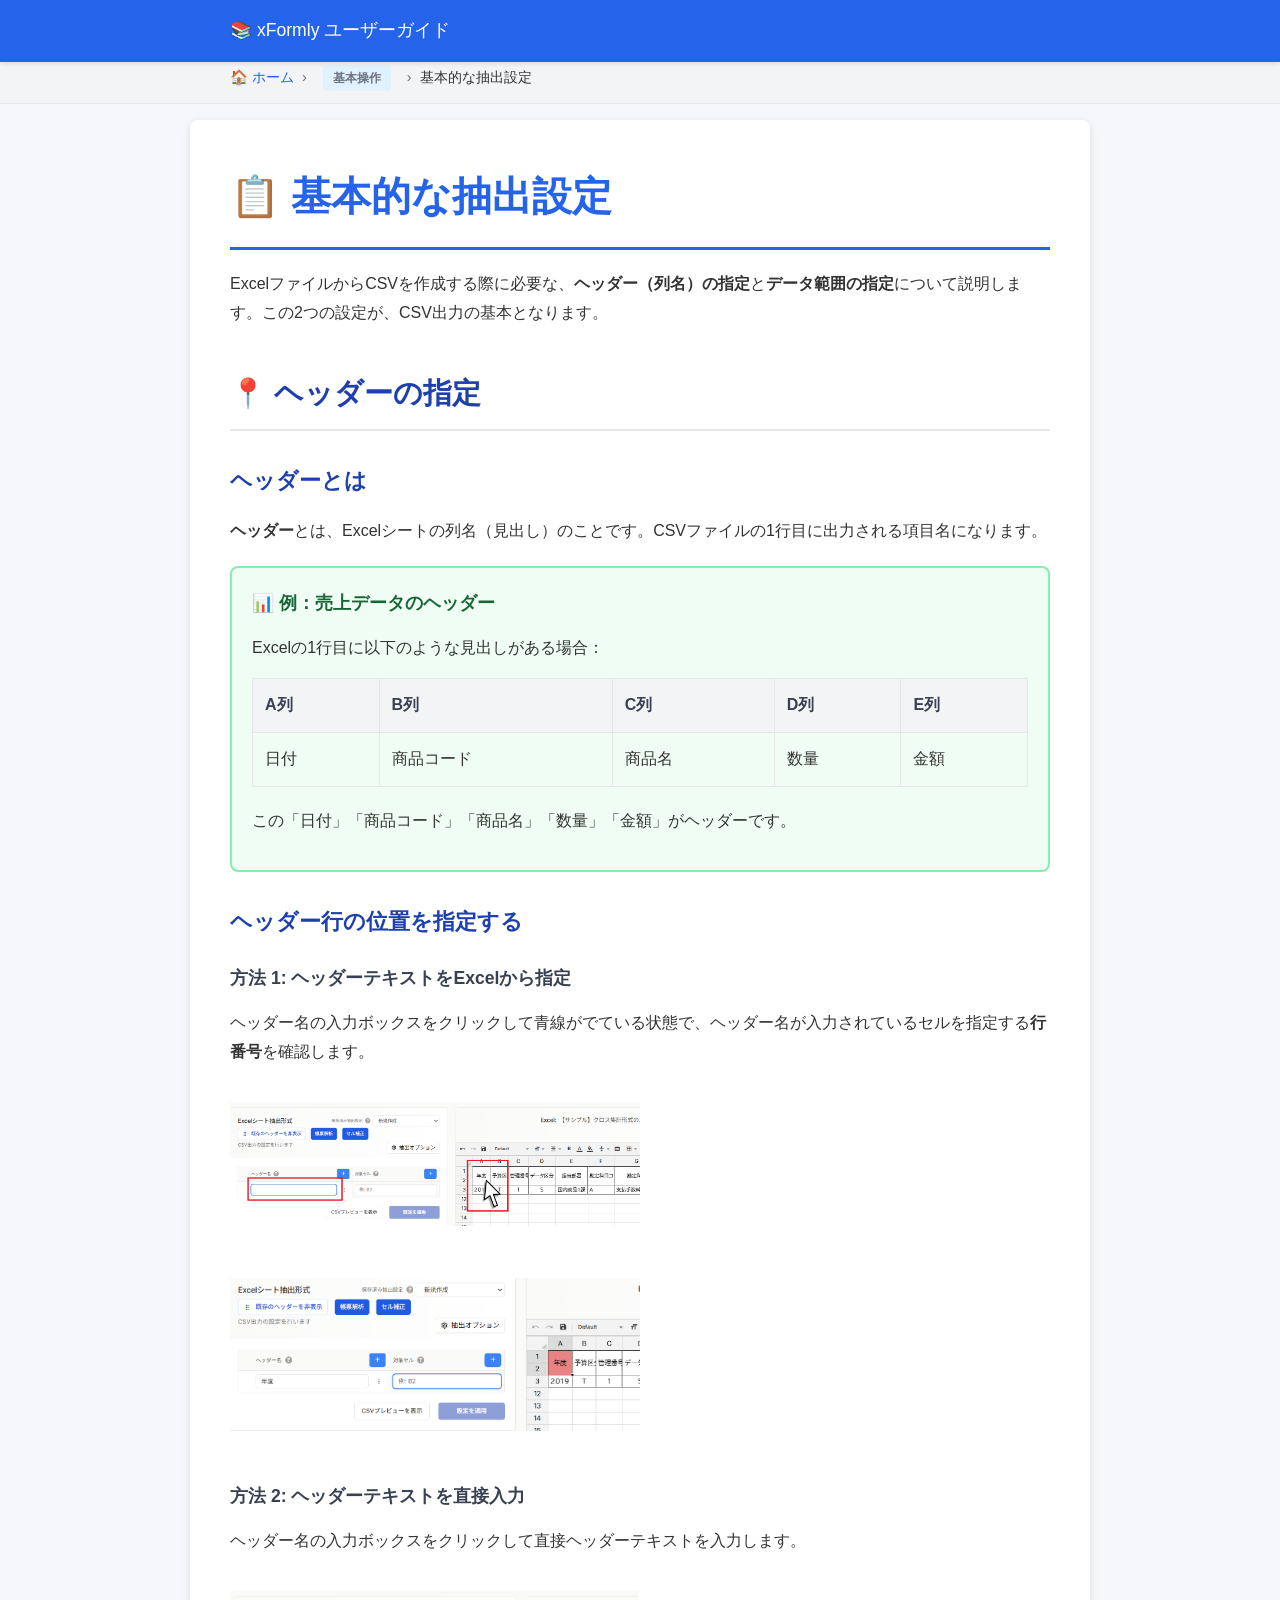
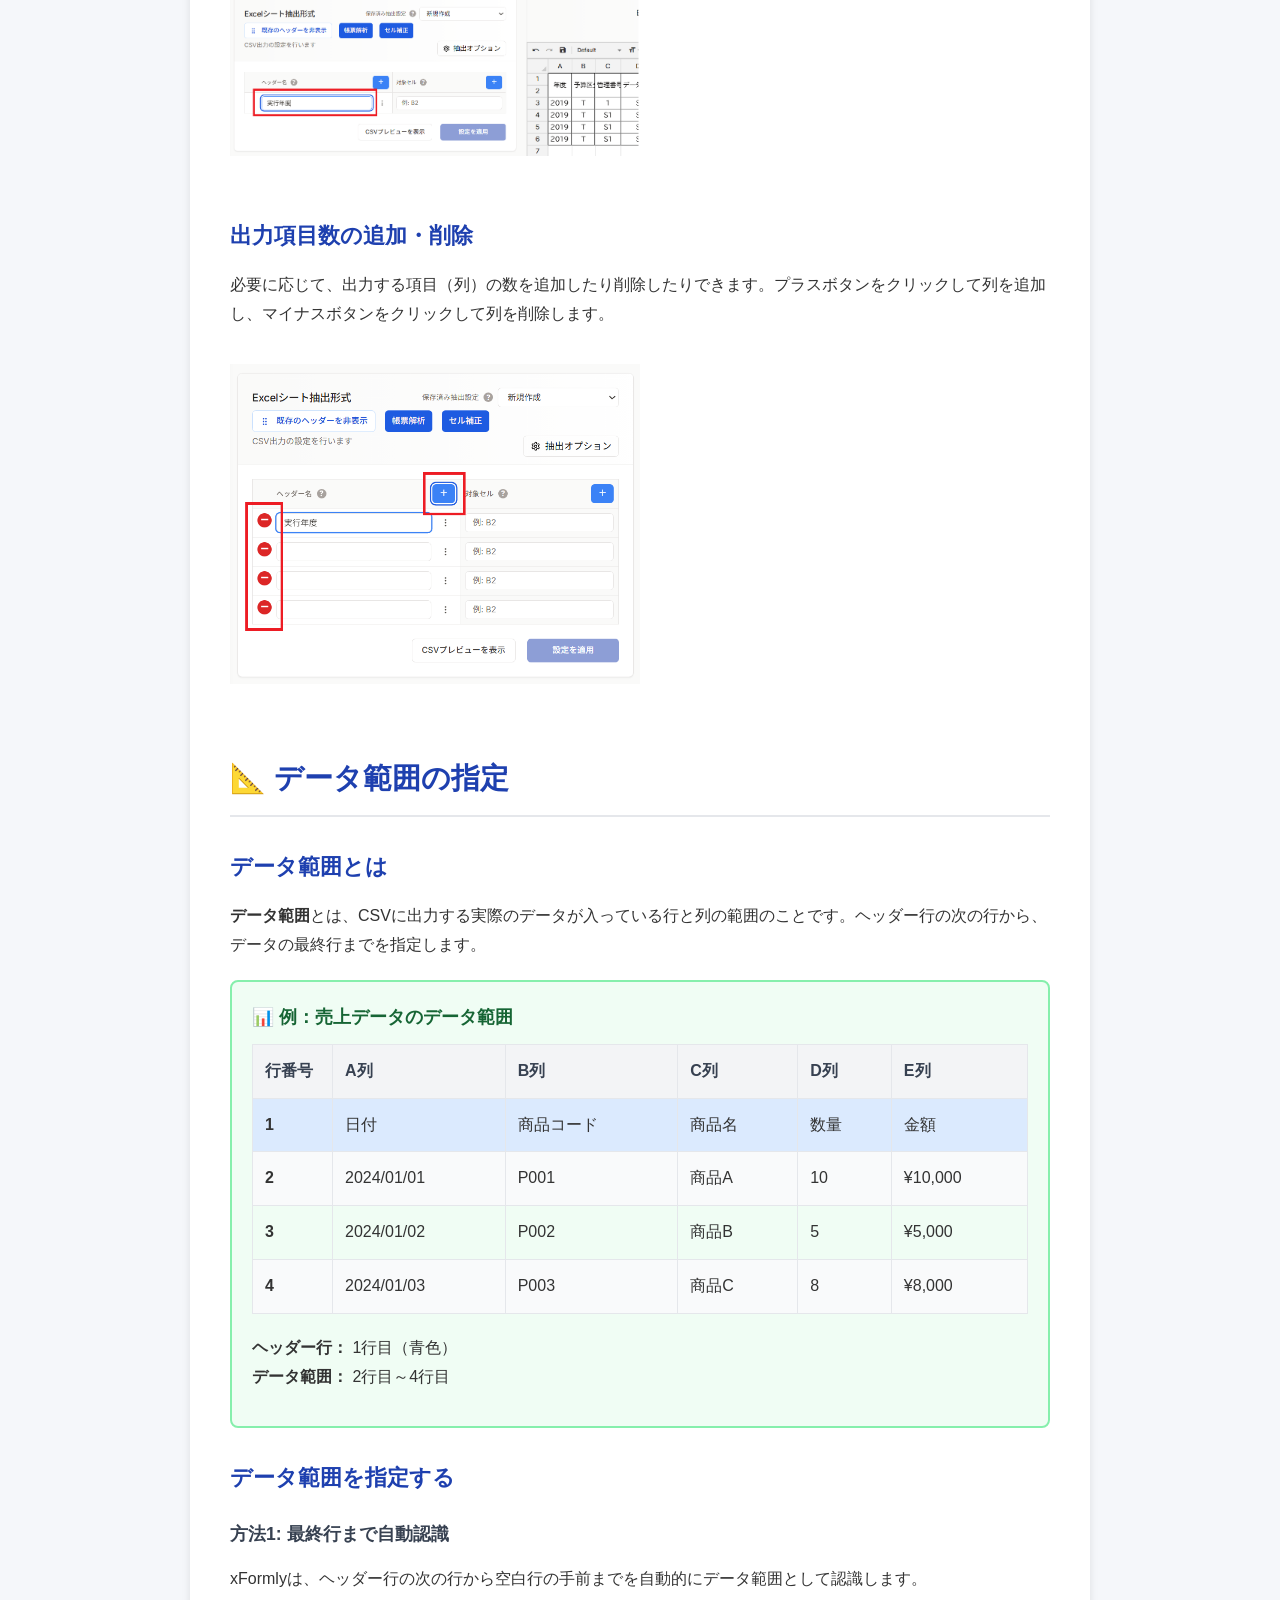
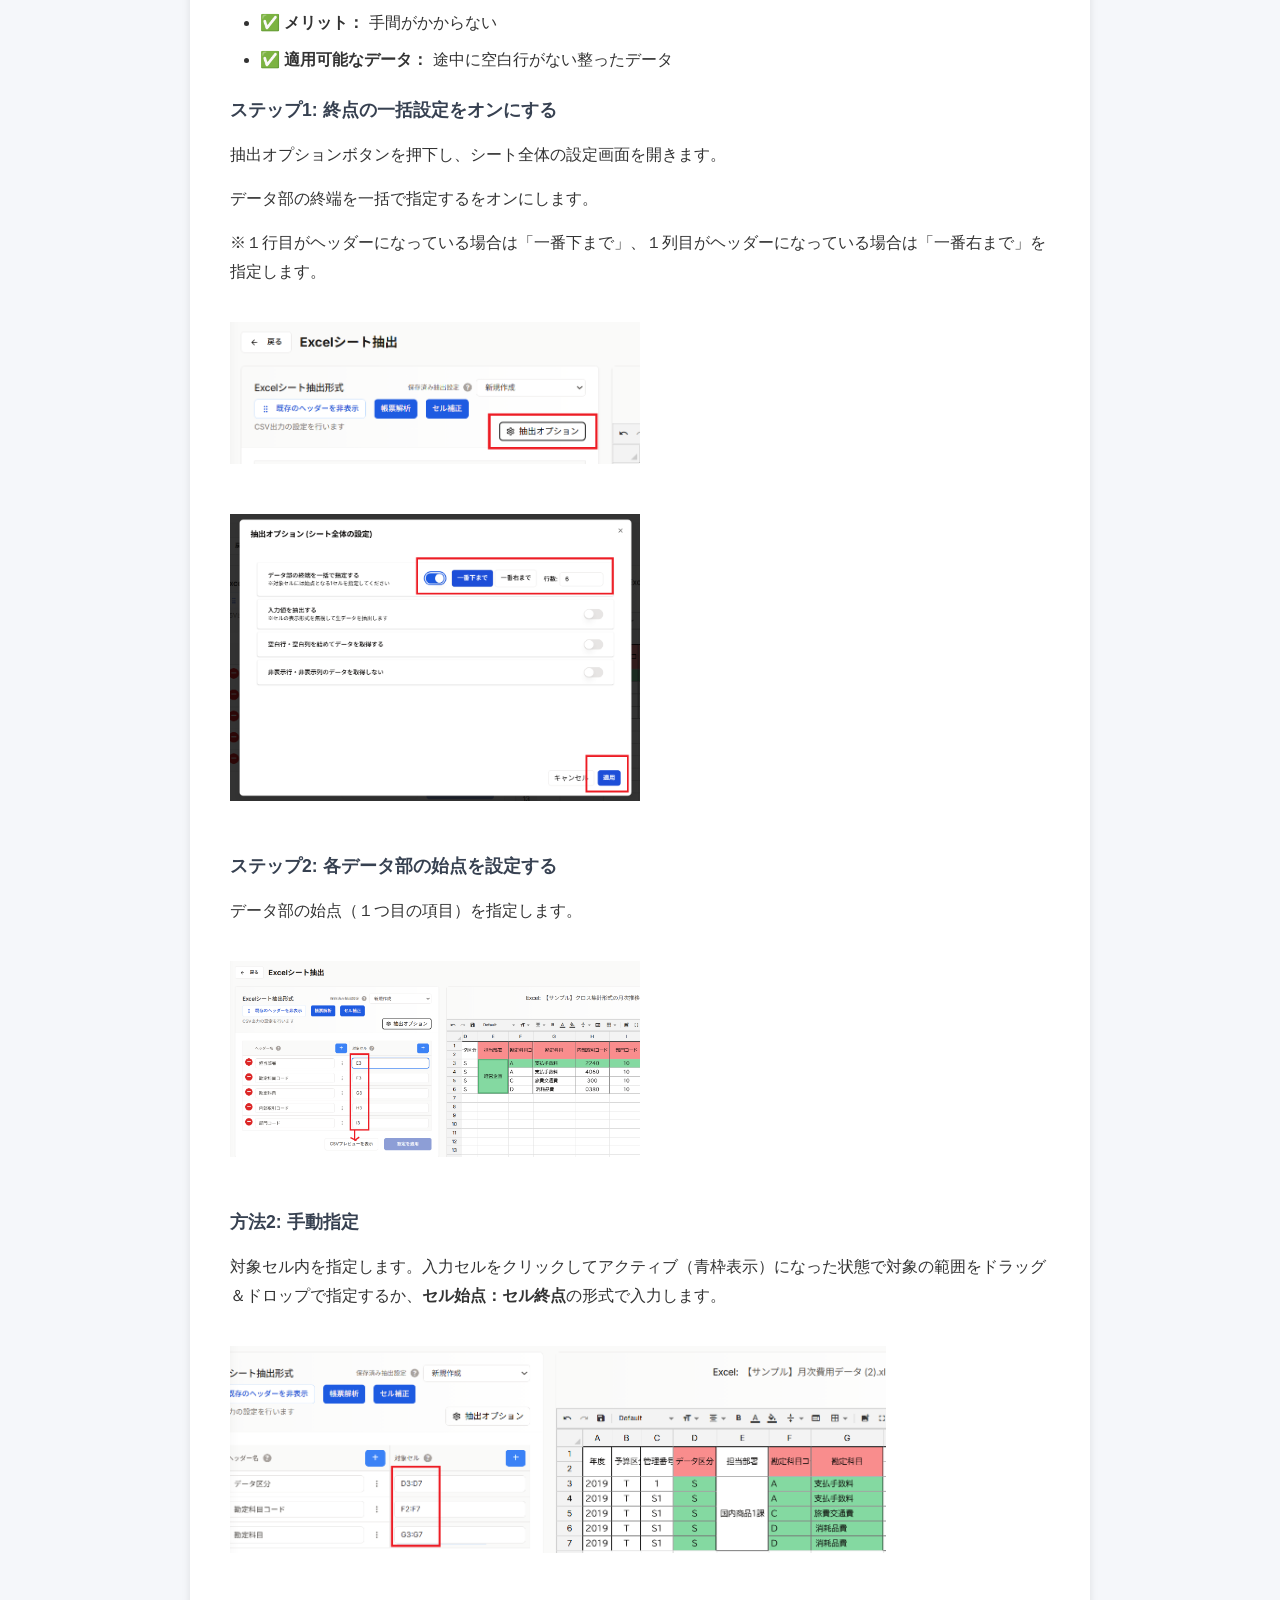
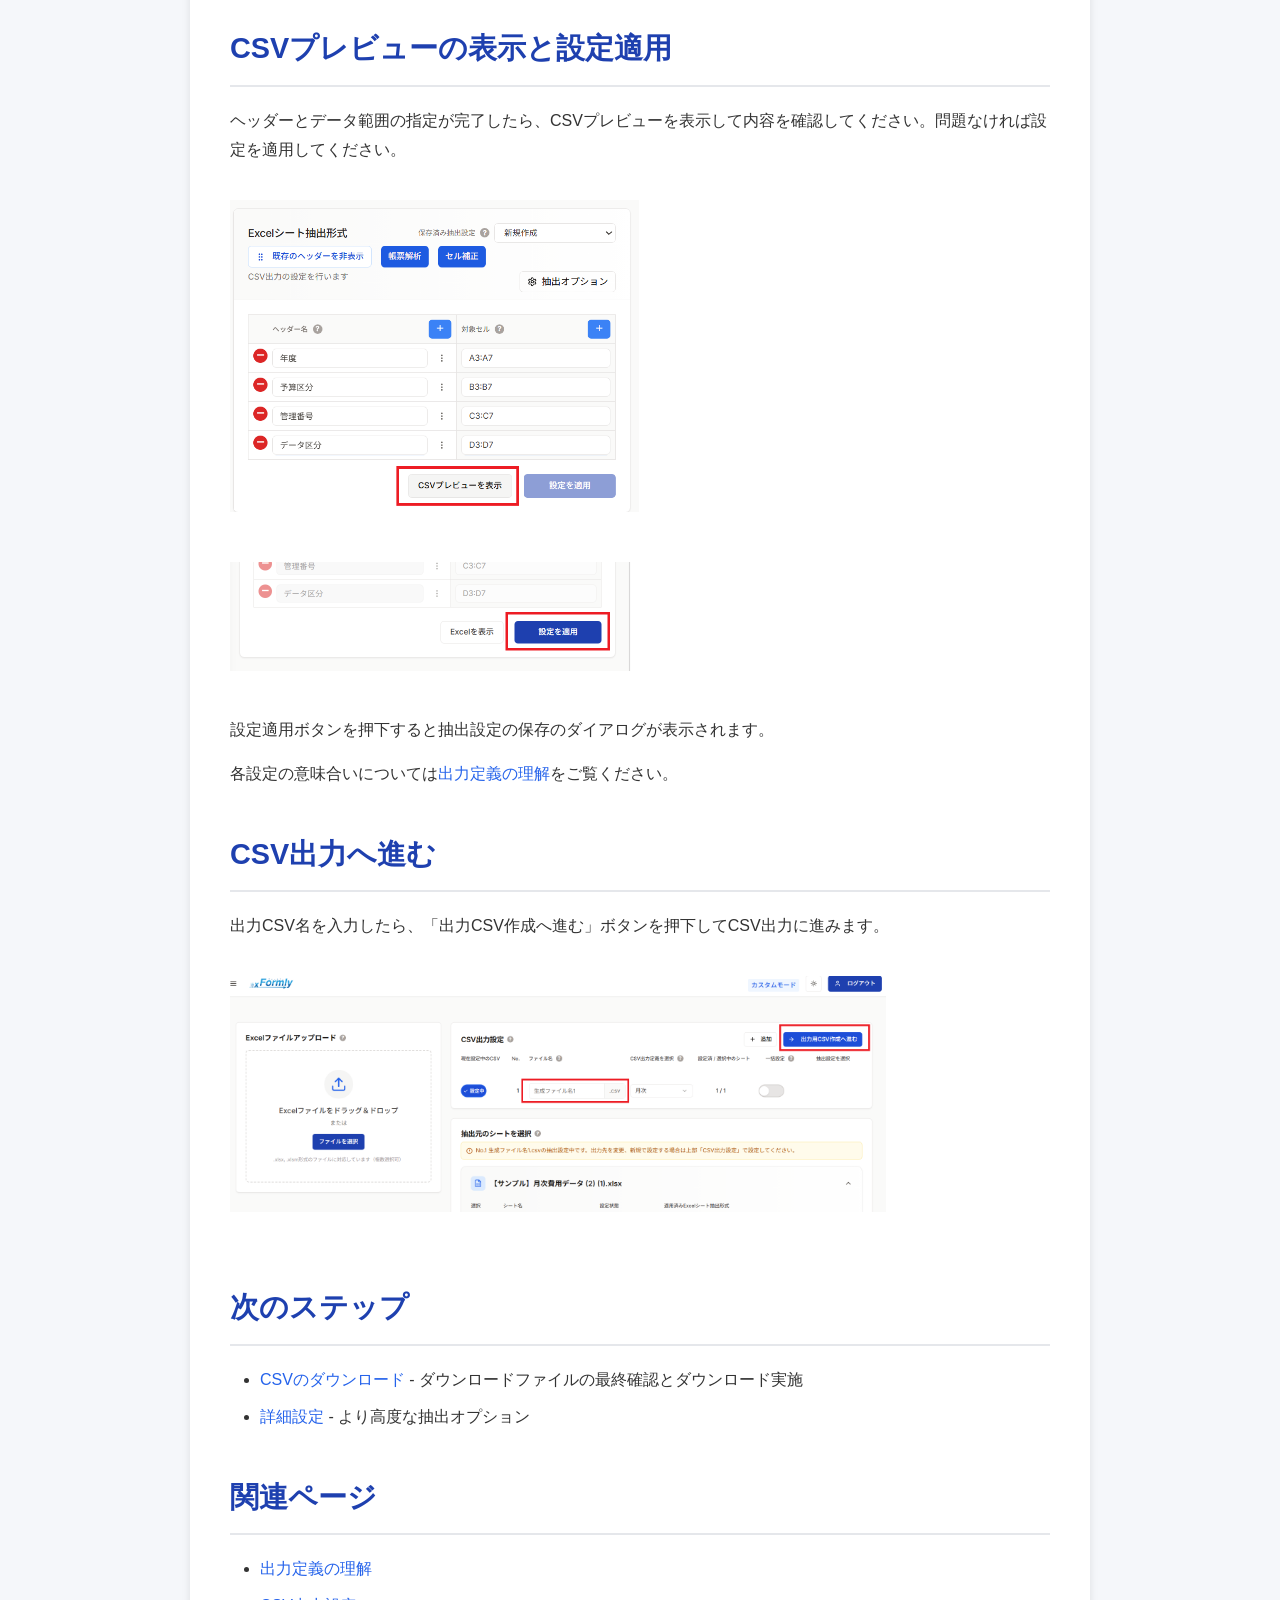
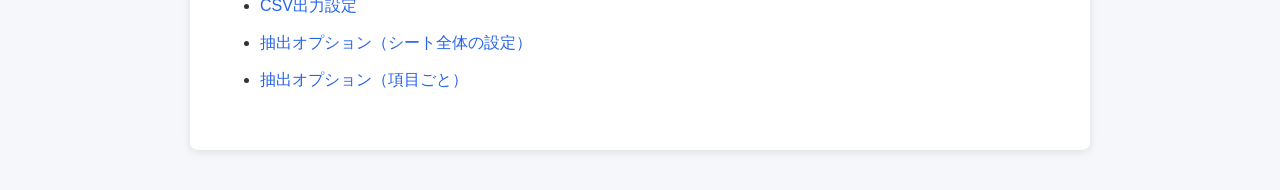
<file: basic-operations-basic-extraction.html>
<!DOCTYPE html>
<html lang="ja">
<head>
    <meta charset="UTF-8">
    <meta name="viewport" content="width=device-width, initial-scale=1.0">
    <title>基本的な抽出設定 - xFormly ユーザーガイド</title>
    <link rel="stylesheet" href="css/common.css">
</head>
<body>
    <div class="top-nav">
        <div class="nav-content">
            <a href="index.html" class="home-link">📚 xFormly ユーザーガイド</a>
        </div>
    </div>
    <div class="breadcrumb">
        <div class="breadcrumb-content">
            <a href="index.html">🏠 ホーム</a><span>›</span><a href="basic-operations.html"><span class="category-badge">基本操作</span></a><span>›</span>基本的な抽出設定
        </div>
    </div>

    <div class="container">

<h1>📋 基本的な抽出設定</h1>

<p>ExcelファイルからCSVを作成する際に必要な、<strong>ヘッダー（列名）の指定</strong>と<strong>データ範囲の指定</strong>について説明します。この2つの設定が、CSV出力の基本となります。</p>

<h2>📍 ヘッダーの指定</h2>

<h3>ヘッダーとは</h3>

<p><strong>ヘッダー</strong>とは、Excelシートの列名（見出し）のことです。CSVファイルの1行目に出力される項目名になります。</p>

<div class="example-box">
    <h4>📊 例：売上データのヘッダー</h4>
    <p>Excelの1行目に以下のような見出しがある場合：</p>
    <table class="table-top-spacing">
        <thead>
            <tr>
                <th>A列</th>
                <th>B列</th>
                <th>C列</th>
                <th>D列</th>
                <th>E列</th>
            </tr>
        </thead>
        <tbody>
            <tr>
                <td>日付</td>
                <td>商品コード</td>
                <td>商品名</td>
                <td>数量</td>
                <td>金額</td>
            </tr>
        </tbody>
    </table>
    <p class="text-top-spacing">この「日付」「商品コード」「商品名」「数量」「金額」がヘッダーです。</p>
</div>

<h3>ヘッダー行の位置を指定する</h3>

<h4>方法 1: ヘッダーテキストをExcelから指定</h4>
<p>ヘッダー名の入力ボックスをクリックして青線がでている状態で、ヘッダー名が入力されているセルを指定する<strong>行番号</strong>を確認します。</p>
<img src="images/basic-operations-ヘッダー指定.png" alt="ヘッダー指定" class="guide-image-medium">
<img src="images/basic-operations-ヘッダー選択済.png" alt="ヘッダー選択済" class="guide-image-medium">

<h4>方法 2: ヘッダーテキストを直接入力</h4>
<p>ヘッダー名の入力ボックスをクリックして直接ヘッダーテキストを入力します。</p>
<img src="images/basic-operations-ヘッダー直接入力.png" alt="ヘッダー直接入力" class="guide-image-medium">

<h3>出力項目数の追加・削除</h3>
<p>必要に応じて、出力する項目（列）の数を追加したり削除したりできます。プラスボタンをクリックして列を追加し、マイナスボタンをクリックして列を削除します。</p>
<img src="images/basic-operations-抽出項目の追加削除.png" alt="抽出項目の追加削除" class="guide-image-medium">

<h2>📐 データ範囲の指定</h2>

<h3>データ範囲とは</h3>

<p><strong>データ範囲</strong>とは、CSVに出力する実際のデータが入っている行と列の範囲のことです。ヘッダー行の次の行から、データの最終行までを指定します。</p>

<div class="example-box">
    <h4>📊 例：売上データのデータ範囲</h4>
    <table class="table-top-spacing">
        <thead>
            <tr>
                <th class="col-width-80">行番号</th>
                <th>A列</th>
                <th>B列</th>
                <th>C列</th>
                <th>D列</th>
                <th>E列</th>
            </tr>
        </thead>
        <tbody>
            <tr class="row-highlight-blue">
                <td><strong>1</strong></td>
                <td>日付</td>
                <td>商品コード</td>
                <td>商品名</td>
                <td>数量</td>
                <td>金額</td>
            </tr>
            <tr>
                <td><strong>2</strong></td>
                <td>2024/01/01</td>
                <td>P001</td>
                <td>商品A</td>
                <td>10</td>
                <td>¥10,000</td>
            </tr>
            <tr>
                <td><strong>3</strong></td>
                <td>2024/01/02</td>
                <td>P002</td>
                <td>商品B</td>
                <td>5</td>
                <td>¥5,000</td>
            </tr>
            <tr>
                <td><strong>4</strong></td>
                <td>2024/01/03</td>
                <td>P003</td>
                <td>商品C</td>
                <td>8</td>
                <td>¥8,000</td>
            </tr>
        </tbody>
    </table>
    <p class="text-top-spacing">
        <strong>ヘッダー行：</strong> 1行目（青色）<br>
        <strong>データ範囲：</strong> 2行目～4行目
    </p>
</div>

<h3>データ範囲を指定する</h3>

<h4>方法1: 最終行まで自動認識</h4>
<p>xFormlyは、ヘッダー行の次の行から空白行の手前までを自動的にデータ範囲として認識します。</p>
<ul>
    <li>✅ <strong>メリット：</strong> 手間がかからない</li>
    <li>✅ <strong>適用可能なデータ：</strong> 途中に空白行がない整ったデータ</li>
</ul>
<h4>ステップ1: 終点の一括設定をオンにする</h4>
<p>抽出オプションボタンを押下し、シート全体の設定画面を開きます。</p>
<p>データ部の終端を一括で指定するをオンにします。</p>
<p>※１行目がヘッダーになっている場合は「一番下まで」、１列目がヘッダーになっている場合は「一番右まで」を指定します。</p>
<img src="images/basic-operations-抽出オプションボタン.png" alt="抽出オプションボタン" class="guide-image-medium">
<img src="images/basic-operations-シート全体一括設定オン.png" alt="シート全体一括設定オン" class="guide-image-medium">

<h4>ステップ2: 各データ部の始点を設定する</h4>
<p>データ部の始点（１つ目の項目）を指定します。</p>
<img src="images/basic-operations-始点セル指定.png" alt="始点セル指定" class="guide-image-medium">

<h4>方法2: 手動指定</h4>
<p>対象セル内を指定します。入力セルをクリックしてアクティブ（青枠表示）になった状態で対象の範囲をドラッグ＆ドロップで指定するか、<strong>セル始点：セル終点</strong>の形式で入力します。</p>

<img src="images/basic-operations-データ部を直接指定.png" alt="データ部を直接指定" class="guide-image-large">


<h2>CSVプレビューの表示と設定適用</h2>
<p>ヘッダーとデータ範囲の指定が完了したら、CSVプレビューを表示して内容を確認してください。問題なければ設定を適用してください。</p>
<img src="images/basic-operations-CSVプレビューを表示.png" alt="CSVプレビューを表示" class="guide-image-medium">
<img src="images/basic-operations-設定を適用.png" alt="設定を適用" class="guide-image-medium">
<p>設定適用ボタンを押下すると抽出設定の保存のダイアログが表示されます。</p>
<p>各設定の意味合いについては<a href="basic-operations-understanding-definitions.html">出力定義の理解</a>をご覧ください。</p>
<h2>CSV出力へ進む</h2>

<p>出力CSV名を入力したら、「出力CSV作成へ進む」ボタンを押下してCSV出力に進みます。</p>
<img src="images/basic-operations-出力CSV作成へ進む.png" alt="設定を適用" class="guide-image-large">

<h2>次のステップ</h2>
<ul>
    <li><a href="basic-operations-download-csv.html">CSVのダウンロード</a> - ダウンロードファイルの最終確認とダウンロード実施</li>
    <li><a href="advanced-settings.html">詳細設定</a> - より高度な抽出オプション</li>
</ul>

<h2>関連ページ</h2>
<ul>
    <li><a href="basic-operations-understanding-definitions.html">出力定義の理解</a></li>
    <li><a href="basic-operations-csv-output-settings.html">CSV出力設定</a></li>
    <li><a href="advanced-settings-sheet-extraction-options.html">抽出オプション（シート全体の設定）</a></li>
    <li><a href="advanced-settings-column-options.html">抽出オプション（項目ごと）</a></li>
</ul>

<script src="js/shared-header.js"></script>
</body>
</html>
</file>
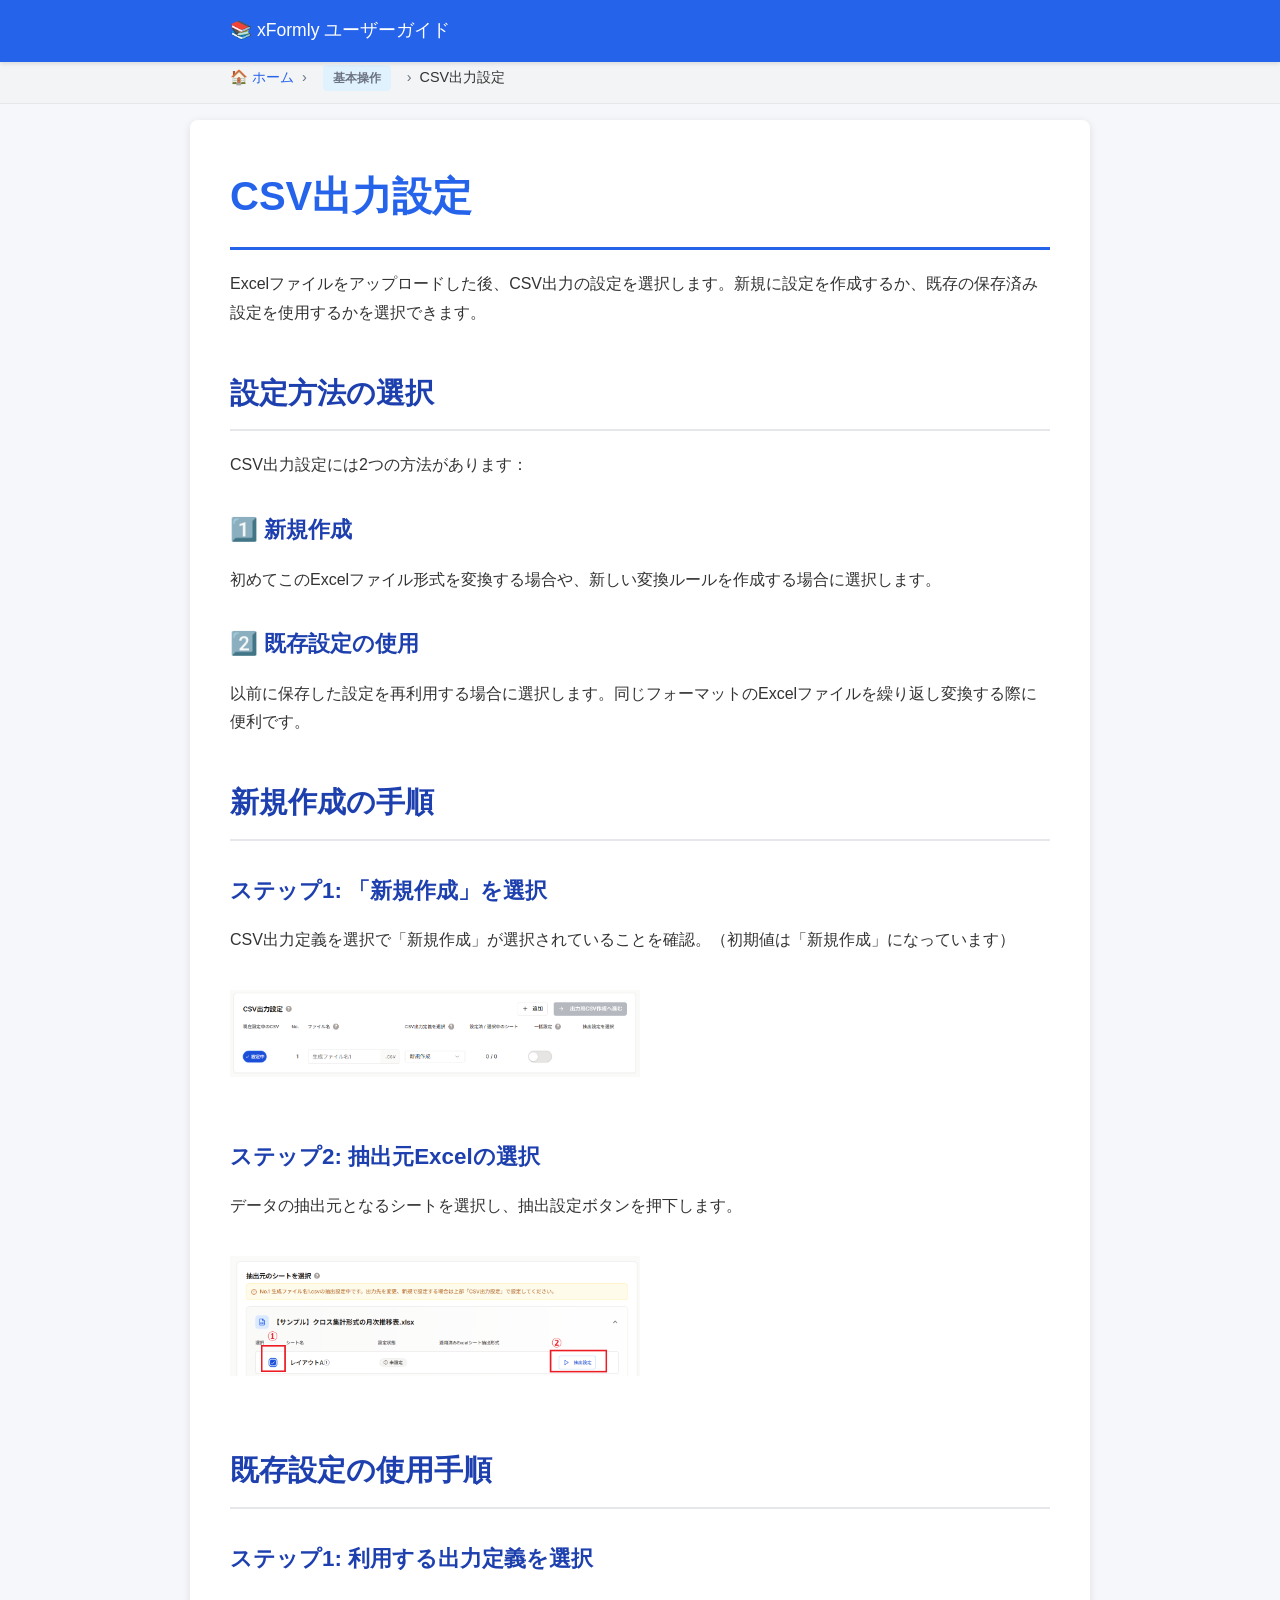
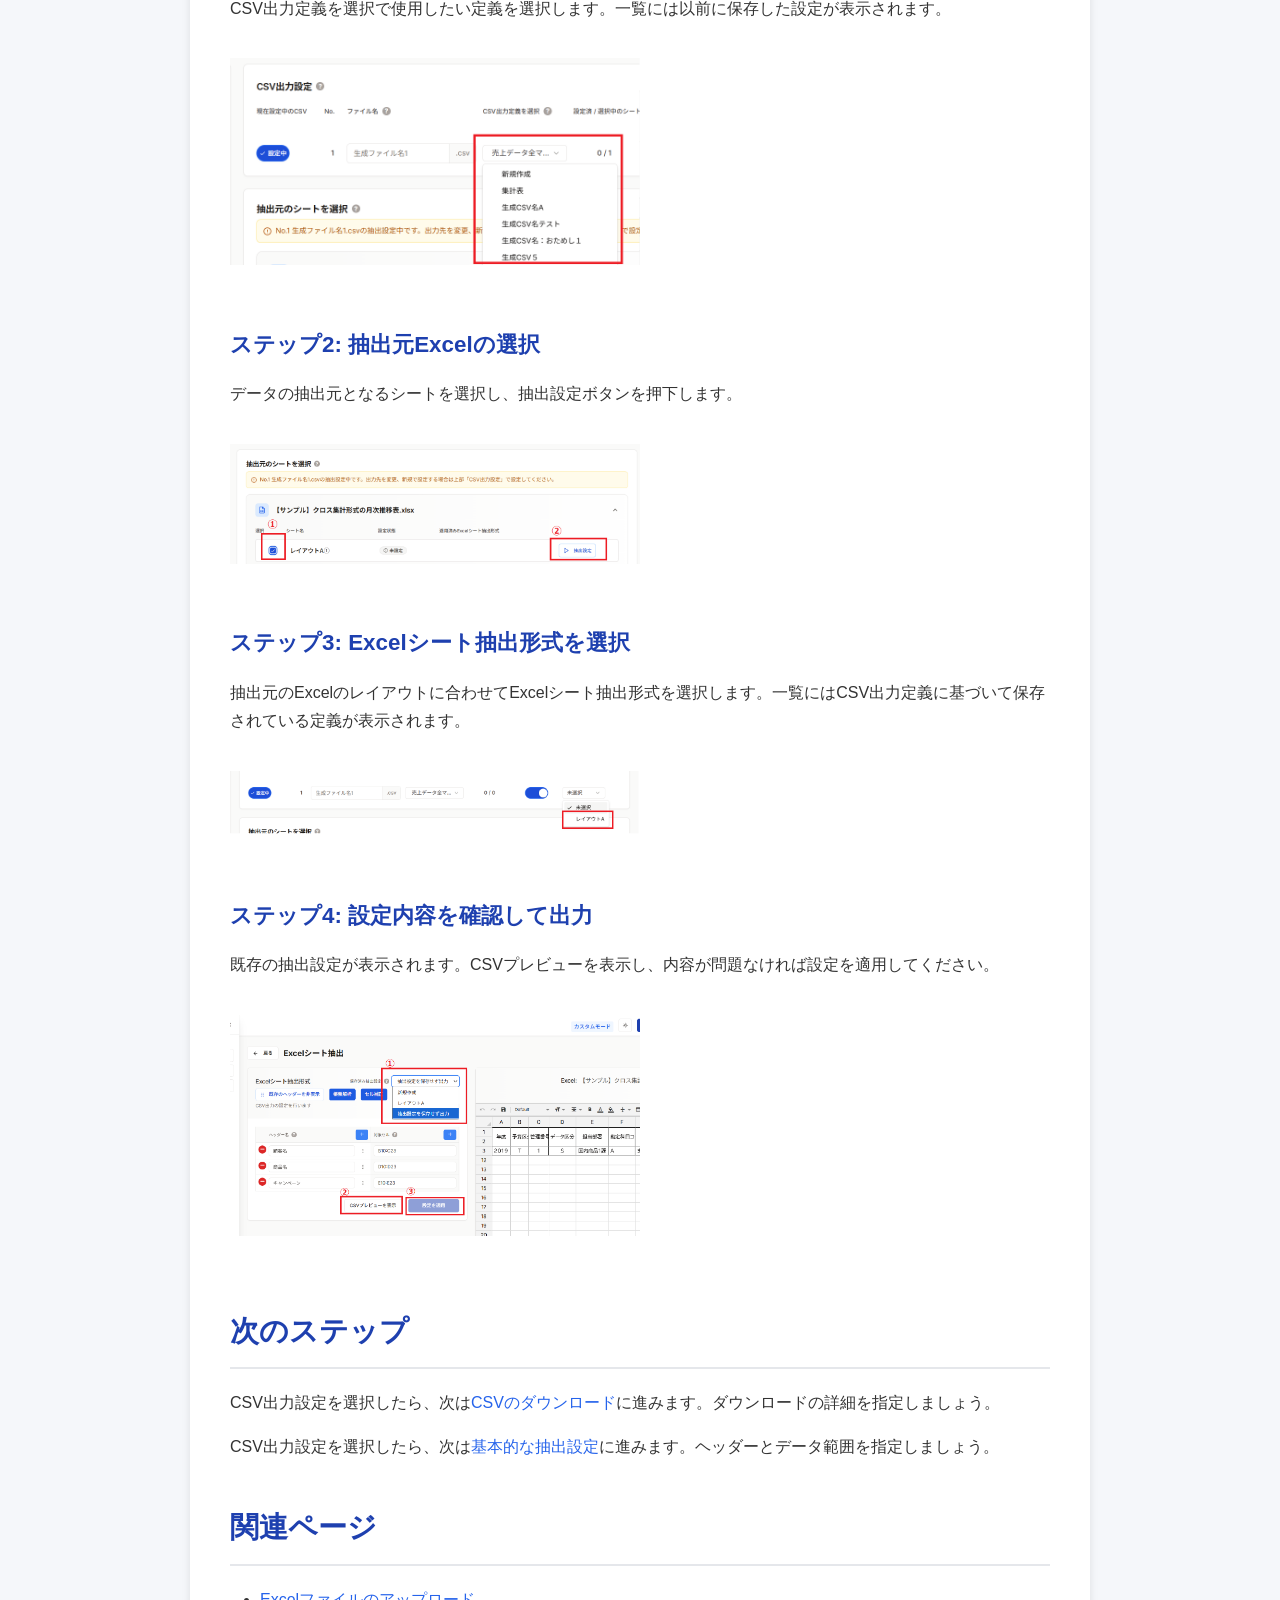
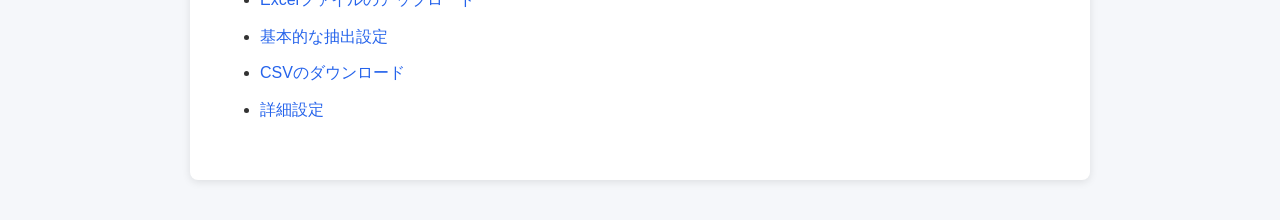
<file: basic-operations-csv-output-settings.html>
<!DOCTYPE html>
<html lang="ja">
<head>
    <meta charset="UTF-8">
    <meta name="viewport" content="width=device-width, initial-scale=1.0">
    <title>CSV出力設定 - xFormly ユーザーガイド</title>
    <link rel="stylesheet" href="css/common.css">
</head>
<body>
    <div class="top-nav">
        <div class="nav-content">
            <a href="index.html" class="home-link">📚 xFormly ユーザーガイド</a>
        </div>
    </div>
    <div class="breadcrumb">
        <div class="breadcrumb-content">
            <a href="index.html">🏠 ホーム</a><span>›</span><a href="basic-operations.html"><span class="category-badge">基本操作</span></a><span>›</span>CSV出力設定
        </div>
    </div>

    <div class="container">

<h1>CSV出力設定</h1>

<p>Excelファイルをアップロードした後、CSV出力の設定を選択します。新規に設定を作成するか、既存の保存済み設定を使用するかを選択できます。</p>

<h2>設定方法の選択</h2>

<p>CSV出力設定には2つの方法があります：</p>

<h3>1️⃣ 新規作成</h3>
<p>初めてこのExcelファイル形式を変換する場合や、新しい変換ルールを作成する場合に選択します。</p>

<h3>2️⃣ 既存設定の使用</h3>
<p>以前に保存した設定を再利用する場合に選択します。同じフォーマットのExcelファイルを繰り返し変換する際に便利です。</p>

<h2>新規作成の手順</h2>

<h3>ステップ1: 「新規作成」を選択</h3>
<p>CSV出力定義を選択で「新規作成」が選択されていることを確認。（初期値は「新規作成」になっています）</p>
<img src="images/basic-operations-CSV出力設定新規.png" alt="新規作成ボタンの位置" class="guide-image-medium">

<h3>ステップ2: 抽出元Excelの選択</h3>
<p>データの抽出元となるシートを選択し、抽出設定ボタンを押下します。</p>
<img src="images/basic-operations-既存抽出元シート選択.png" alt="既存抽出元シート選択" class="guide-image-medium">

<h2>既存設定の使用手順</h2>

<h3>ステップ1: 利用する出力定義を選択</h3>
<p>CSV出力定義を選択で使用したい定義を選択します。一覧には以前に保存した設定が表示されます。</p>
<img src="images/basic-operations-既存設定選択.png" alt="既存設定選択" class="guide-image-medium">

<h3>ステップ2: 抽出元Excelの選択</h3>
<p>データの抽出元となるシートを選択し、抽出設定ボタンを押下します。</p>
<img src="images/basic-operations-既存抽出元シート選択.png" alt="既存抽出元シート選択" class="guide-image-medium">

<h3>ステップ3: Excelシート抽出形式を選択</h3>
<p>抽出元のExcelのレイアウトに合わせてExcelシート抽出形式を選択します。一覧にはCSV出力定義に基づいて保存されている定義が表示されます。</p>
<img src="images/basic-operations-Excelシート抽出形式.png" alt="Excelシート抽出形式" class="guide-image-medium">

<h3>ステップ4: 設定内容を確認して出力</h3>
<p>既存の抽出設定が表示されます。CSVプレビューを表示し、内容が問題なければ設定を適用してください。</p>
<img src="images/basic-operations-既存Excelシート抽出形式の確認.png" alt="既存Excelシート抽出形式の確認" class="guide-image-medium">

<h2>次のステップ</h2>

<p>CSV出力設定を選択したら、次は<a href="basic-operations-download-csv.html">CSVのダウンロード</a>に進みます。ダウンロードの詳細を指定しましょう。</p>


<p>CSV出力設定を選択したら、次は<a href="basic-operations-basic-extraction.html">基本的な抽出設定</a>に進みます。ヘッダーとデータ範囲を指定しましょう。</p>

<h2>関連ページ</h2>
<ul>
    <li><a href="basic-operations-upload-excel.html">Excelファイルのアップロード</a></li>
    <li><a href="basic-operations-basic-extraction.html">基本的な抽出設定</a></li>
    <li><a href="basic-operations-download-csv.html">CSVのダウンロード</a></li>
    <li><a href="advanced-settings.html">詳細設定</a></li>
</ul>

<script src="js/shared-header.js"></script>
</body>
</html>
</file>
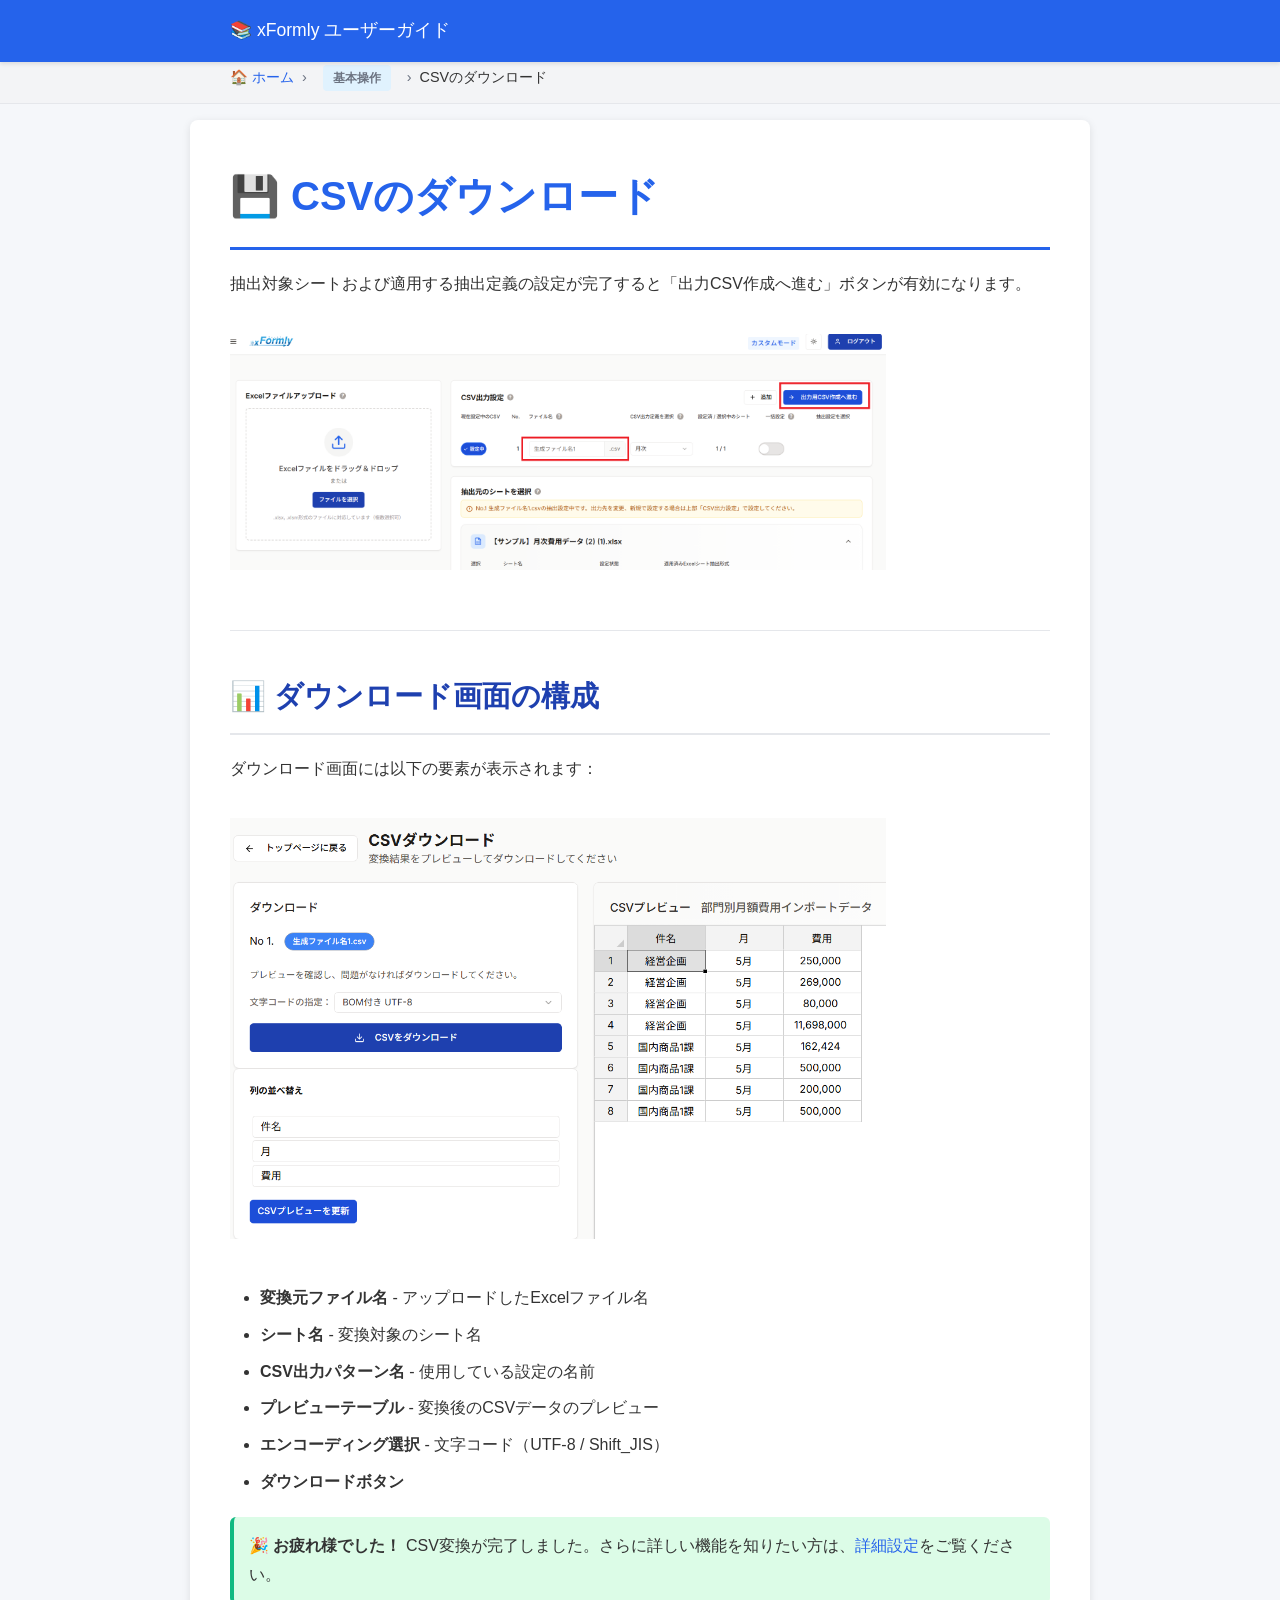
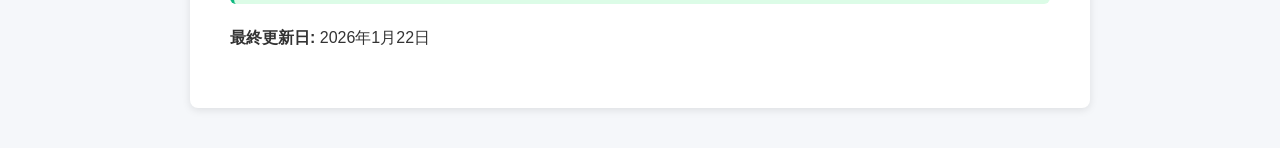
<file: basic-operations-download-csv.html>
<!DOCTYPE html>
<html lang="ja">
<head>
    <meta charset="UTF-8">
    <meta name="viewport" content="width=device-width, initial-scale=1.0">
    <title>CSVのダウンロード - xFormly ユーザーガイド</title>
    <link rel="stylesheet" href="css/common.css">
    </head>
<body>
    <div class="top-nav">
        <div class="nav-content">
            <a href="index.html" class="home-link">📚 xFormly ユーザーガイド</a>
        </div>
    </div>
    <div class="breadcrumb">
        <div class="breadcrumb-content">
            <a href="index.html">🏠 ホーム</a><span>›</span><a href="basic-operations.html"><span class="category-badge">基本操作</span></a><span>›</span>CSVのダウンロード
        </div>
    </div>

    <div class="container">
        
        <h1>💾 CSVのダウンロード</h1>
        <p>抽出対象シートおよび適用する抽出定義の設定が完了すると「出力CSV作成へ進む」ボタンが有効になります。</p>
        <img src="images/basic-operations-出力CSV作成へ進む.png" alt="出力CSV作成へ進む" class="guide-image-large">

        <hr>
        <h2>📊 ダウンロード画面の構成</h2>
        <p>ダウンロード画面には以下の要素が表示されます：</p>
        <img src="images/basic-operations-ダウンロード設定.png" alt="ダウンロード画面の構成" class="guide-image-large">

        <ul>
            <li><strong>変換元ファイル名</strong> - アップロードしたExcelファイル名</li>
            <li><strong>シート名</strong> - 変換対象のシート名</li>
            <li><strong>CSV出力パターン名</strong> - 使用している設定の名前</li>
            <li><strong>プレビューテーブル</strong> - 変換後のCSVデータのプレビュー</li>
            <li><strong>エンコーディング選択</strong> - 文字コード（UTF-8 / Shift_JIS）</li>
            <li><strong>ダウンロードボタン</strong></li>
        </ul>
        <div class="tip">
            <strong>🎉 お疲れ様でした！</strong> CSV変換が完了しました。さらに詳しい機能を知りたい方は、<a href="advanced-settings.html">詳細設定</a>をご覧ください。
        </div>
        <p><strong>最終更新日:</strong> 2026年1月22日</p>
    
    </div>
    <script src="js/shared-header.js"></script>
</body>
</html>
</file>
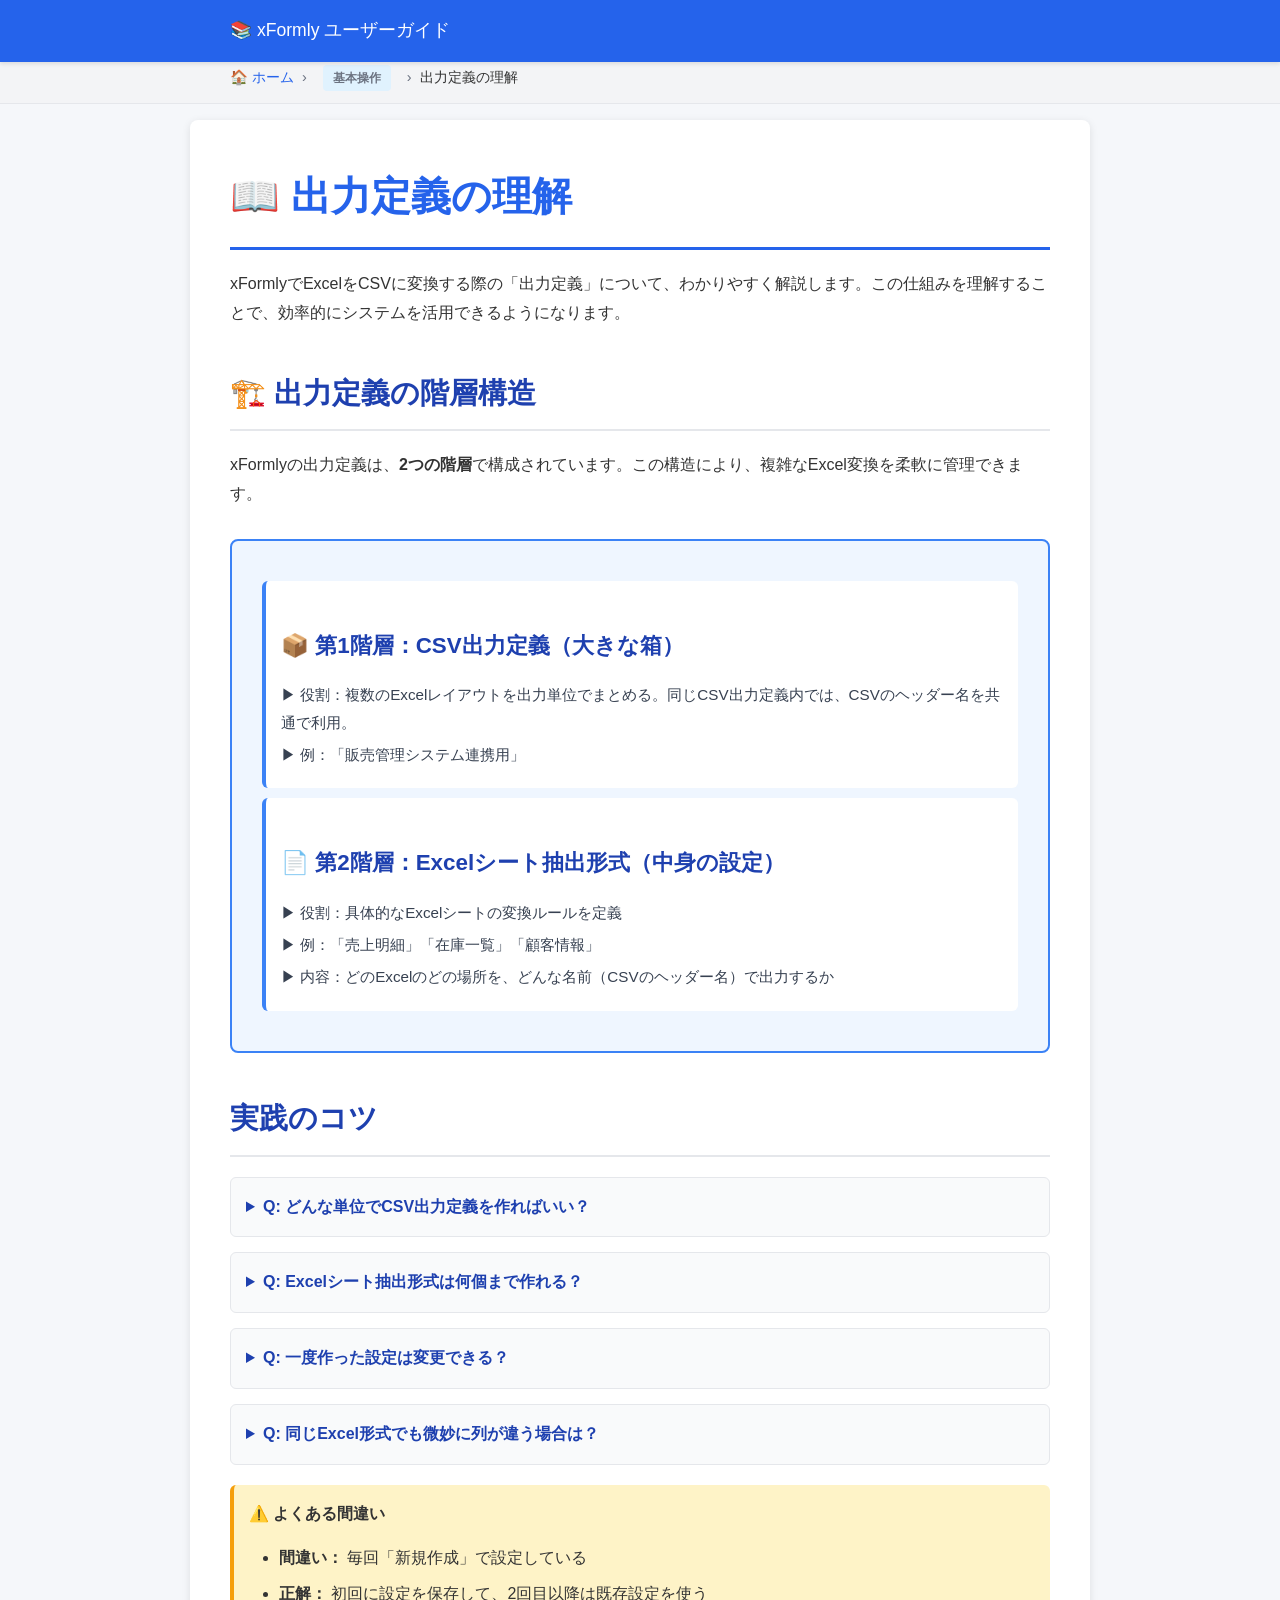
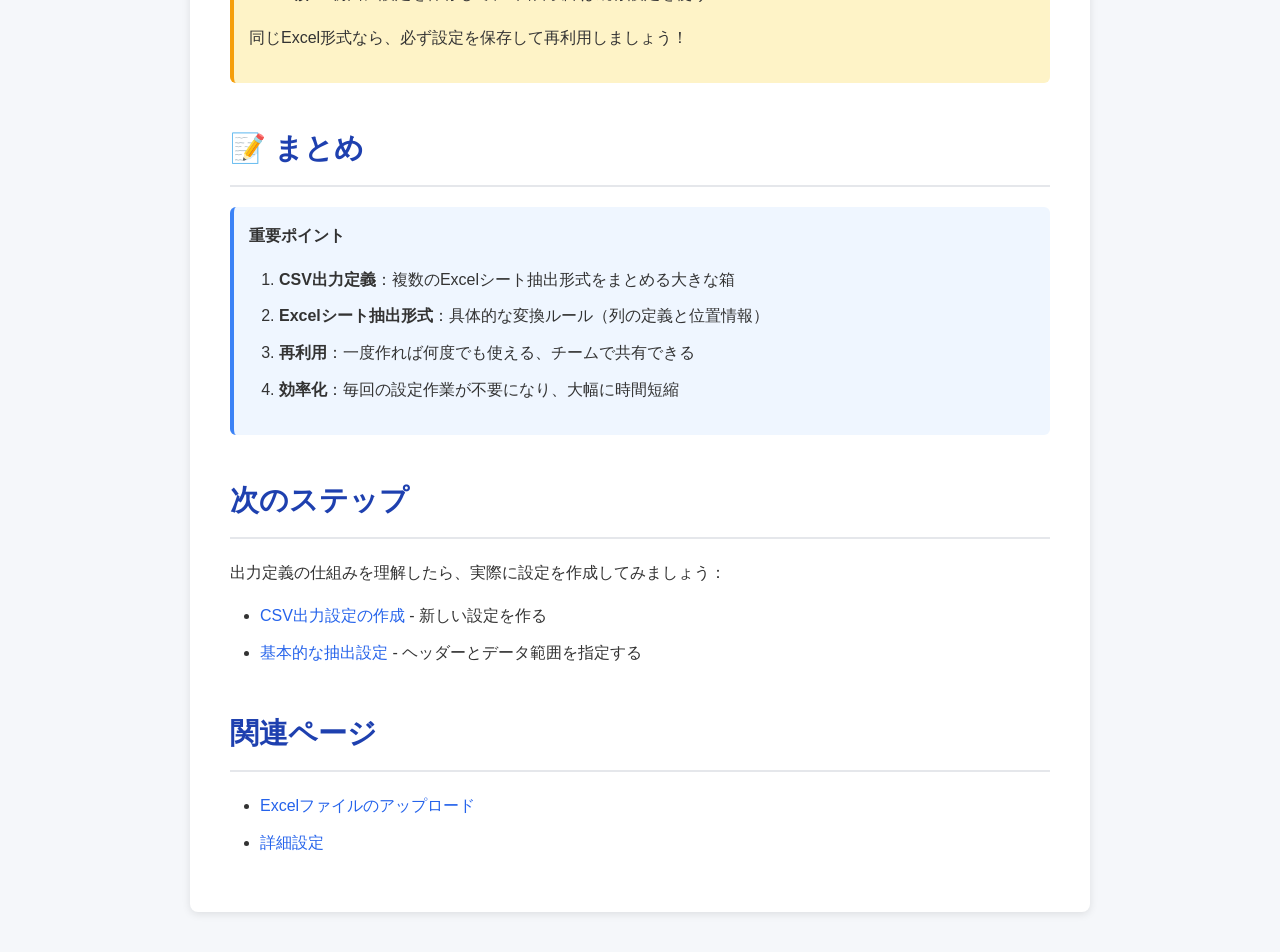
<file: basic-operations-understanding-definitions.html>
<!DOCTYPE html>
<html lang="ja">
<head>
    <meta charset="UTF-8">
    <meta name="viewport" content="width=device-width, initial-scale=1.0">
    <title>出力定義の理解 - xFormly ユーザーガイド</title>
    
    <link rel="stylesheet" href="css/common.css">
</head>
<body>
    <div class="top-nav">
        <div class="nav-content">
            <a href="index.html" class="home-link">📚 xFormly ユーザーガイド</a>
        </div>
    </div>
    <div class="breadcrumb">
        <div class="breadcrumb-content">
            <a href="index.html">🏠 ホーム</a><span>›</span><a href="basic-operations.html"><span class="category-badge">基本操作</span></a><span>›</span>出力定義の理解
        </div>
    </div>

    
    <div class="container">
    
    

<h1>📖 出力定義の理解</h1>

<p>xFormlyでExcelをCSVに変換する際の「出力定義」について、わかりやすく解説します。この仕組みを理解することで、効率的にシステムを活用できるようになります。</p>


<h2>🏗️ 出力定義の階層構造</h2>

<p>xFormlyの出力定義は、<strong>2つの階層</strong>で構成されています。この構造により、複雑なExcel変換を柔軟に管理できます。</p>

<div class="hierarchy-box">
    <div class="hierarchy-level">
        <h3>📦 第1階層：CSV出力定義（大きな箱）</h3>
        <p>▶ 役割：複数のExcelレイアウトを出力単位でまとめる。同じCSV出力定義内では、CSVのヘッダー名を共通で利用。</p>
        <p>▶ 例：「販売管理システム連携用」</p>
    </div>
    
    <div class="hierarchy-level hierarchy-level-indented">
        <h3>📄 第2階層：Excelシート抽出形式（中身の設定）</h3>
        <p>▶ 役割：具体的なExcelシートの変換ルールを定義</p>
        <p>▶ 例：「売上明細」「在庫一覧」「顧客情報」</p>
        <p>▶ 内容：どのExcelのどの場所を、どんな名前（CSVのヘッダー名）で出力するか</p>
    </div>
</div>


<h2>実践のコツ</h2>

<details>
    <summary><strong>Q: どんな単位でCSV出力定義を作ればいい？</strong></summary>
    <p><strong>A:</strong> 連携先のシステムや業務単位で作成するのがおすすめです。</p>
    <ul>
        <li>✅ 良い例：「販売管理システム用」「会計システム用」「人事システム用」</li>
        <li>❌ 悪い例：「2024年度用」「田中さん用」（時期や担当者で分けない）</li>
    </ul>
</details>

<details>
    <summary><strong>Q: Excelシート抽出形式は何個まで作れる？</strong></summary>
    <p><strong>A:</strong> 1つのCSV出力定義に、制限なく作成できます。ただし、多すぎると選択が大変になるので、10個程度までを推奨します。</p>
</details>

<details>
    <summary><strong>Q: 一度作った設定は変更できる？</strong></summary>
    <p><strong>A:</strong> はい、いつでも編集できます。ただし、既に使っている設定を変更すると、過去の変換結果と整合性が取れなくなる可能性があるので注意してください。</p>
</details>

<details>
    <summary><strong>Q: 同じExcel形式でも微妙に列が違う場合は？</strong></summary>
    <p><strong>A:</strong> 2つの方法があります：
        <ul>
            <li>パターン1：別のExcelシート抽出形式として作成（推奨）</li>
            <li>パターン2：既存の設定を読み込んで、その場で微調整</li>
        </ul>
    </p>
</details>

<div class="warning">
    <strong>⚠️ よくある間違い</strong>
    <ul>
        <li><strong>間違い：</strong> 毎回「新規作成」で設定している</li>
        <li><strong>正解：</strong> 初回に設定を保存して、2回目以降は既存設定を使う</li>
    </ul>
    <p>同じExcel形式なら、必ず設定を保存して再利用しましょう！</p>
</div>

<h2>📝 まとめ</h2>

<div class="note">
    <strong>重要ポイント</strong>
    <ol>
        <li><strong>CSV出力定義</strong>：複数のExcelシート抽出形式をまとめる大きな箱</li>
        <li><strong>Excelシート抽出形式</strong>：具体的な変換ルール（列の定義と位置情報）</li>
        <li><strong>再利用</strong>：一度作れば何度でも使える、チームで共有できる</li>
        <li><strong>効率化</strong>：毎回の設定作業が不要になり、大幅に時間短縮</li>
    </ol>
</div>

<h2>次のステップ</h2>

<p>出力定義の仕組みを理解したら、実際に設定を作成してみましょう：</p>

<ul>
    <li><a href="basic-operations-csv-output-settings.html">CSV出力設定の作成</a> - 新しい設定を作る</li>
    <li><a href="basic-operations-basic-extraction.html">基本的な抽出設定</a> - ヘッダーとデータ範囲を指定する</li>
</ul>

<h2>関連ページ</h2>
<ul>
    <li><a href="basic-operations-upload-excel.html">Excelファイルのアップロード</a></li>
    <li><a href="advanced-settings.html">詳細設定</a></li>
</ul>

<script src="js/shared-header.js"></script>
</body>
</html>
</file>
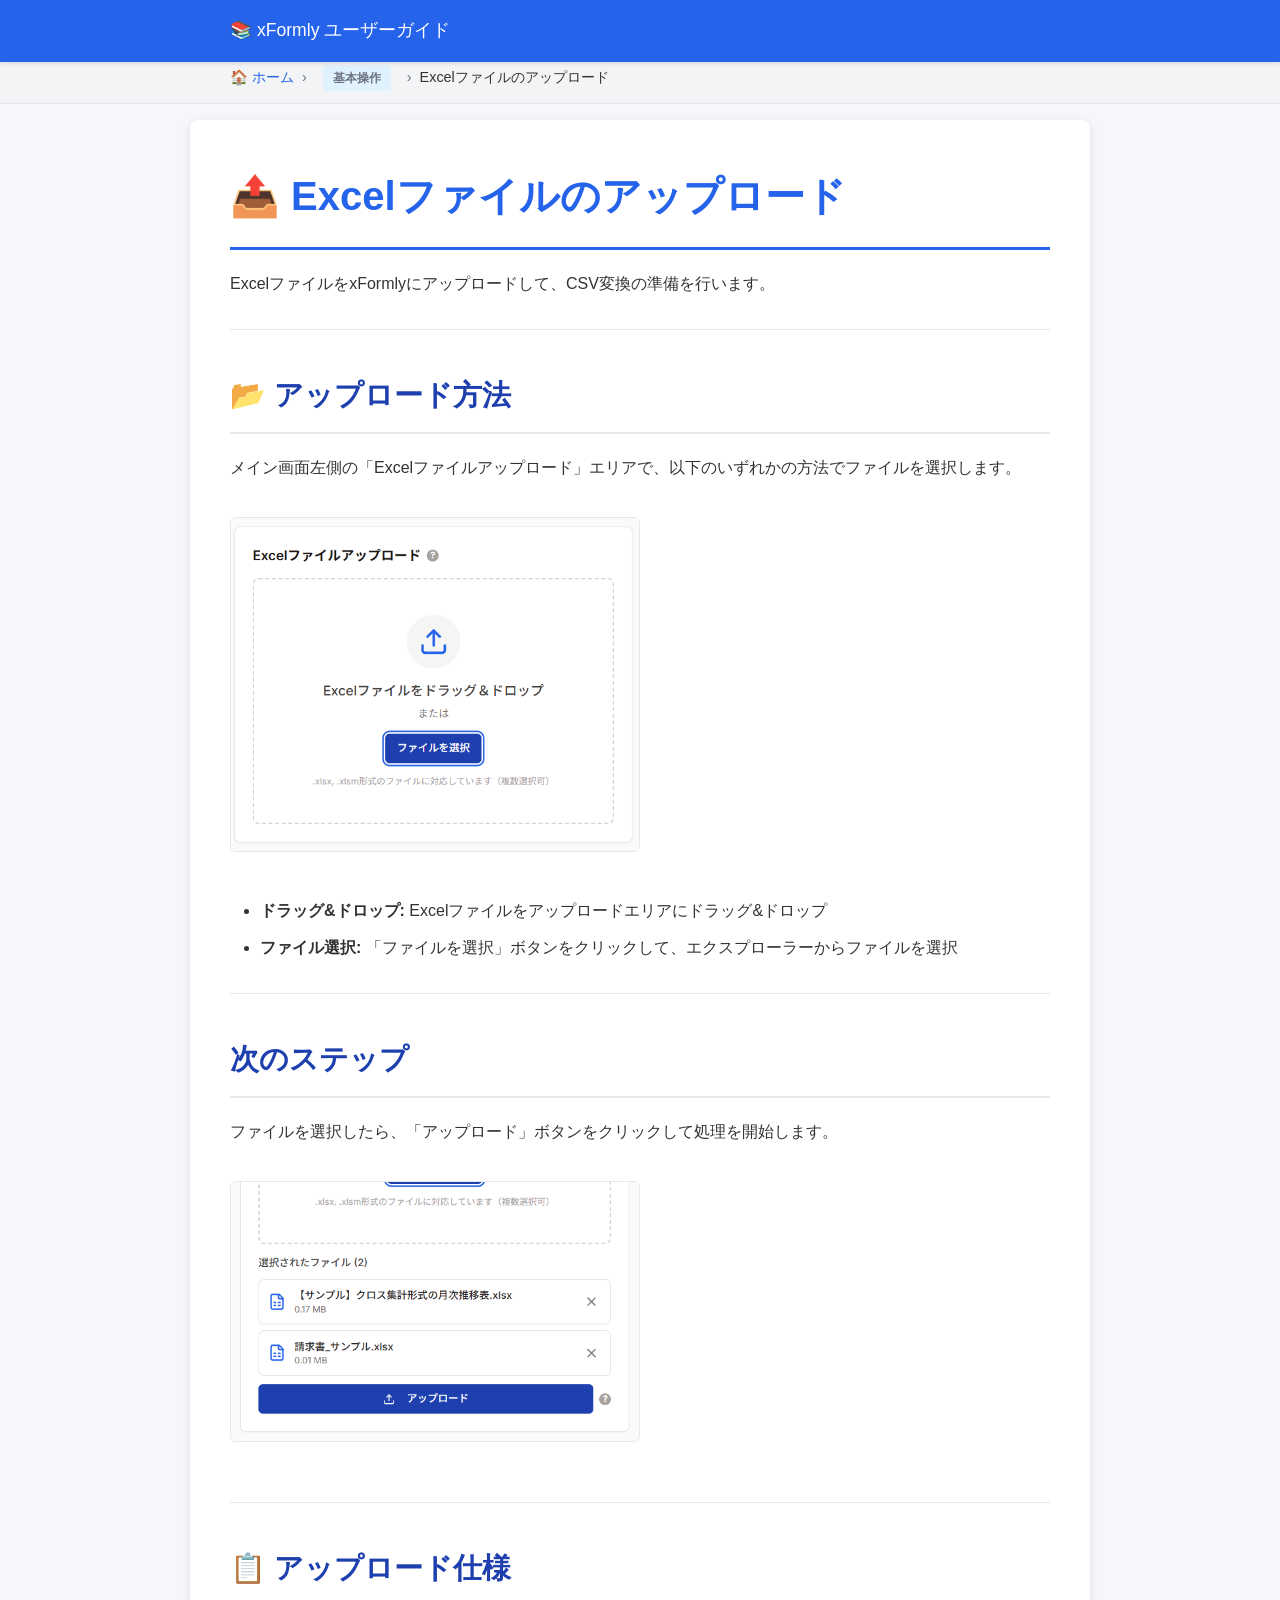
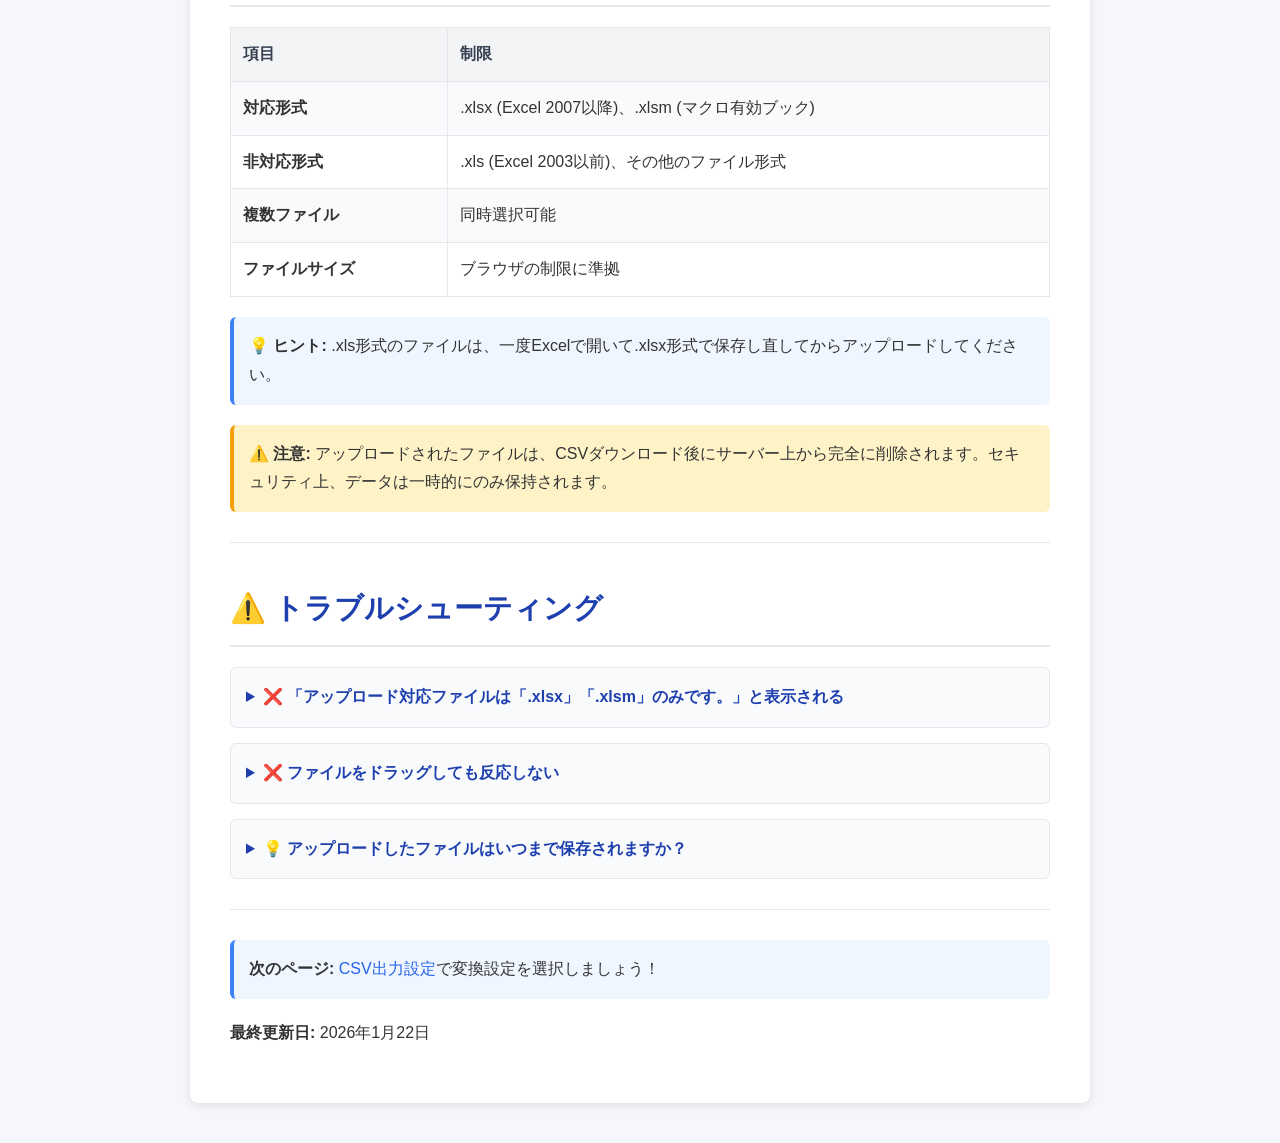
<file: basic-operations-upload-excel.html>
<!DOCTYPE html>
<html lang="ja">
<head>
    <meta charset="UTF-8">
    <meta name="viewport" content="width=device-width, initial-scale=1.0">
    <title>Excelファイルのアップロード - xFormly ユーザーガイド</title>
    <link rel="stylesheet" href="css/common.css">
    </head>
<body>
    <div class="top-nav">
        <div class="nav-content">
            <a href="index.html" class="home-link">📚 xFormly ユーザーガイド</a>
        </div>
    </div>
    <div class="breadcrumb">
        <div class="breadcrumb-content">
            <a href="index.html">🏠 ホーム</a><span>›</span><a href="basic-operations.html"><span class="category-badge">基本操作</span></a><span>›</span>Excelファイルのアップロード
        </div>
    </div>

    <div class="container">
        
        <h1>📤 Excelファイルのアップロード</h1>
        <p>ExcelファイルをxFormlyにアップロードして、CSV変換の準備を行います。</p>
        <hr>
        <h2>📂 アップロード方法</h2>
        <p>メイン画面左側の「Excelファイルアップロード」エリアで、以下のいずれかの方法でファイルを選択します。</p>
        <img src="images/basic-operations-アップロードエリア.png" alt="アップロードエリア" class="image-frame-small">
        <ul>
            <li><strong>ドラッグ&ドロップ:</strong> Excelファイルをアップロードエリアにドラッグ&ドロップ</li>
            <li><strong>ファイル選択:</strong> 「ファイルを選択」ボタンをクリックして、エクスプローラーからファイルを選択</li>
        </ul>
        <hr>
        <h2>次のステップ</h2>
        <p>ファイルを選択したら、「アップロード」ボタンをクリックして処理を開始します。</p>
        <img src="images/basic-operations-アップロードボタン.png" alt="アップロードボタン" class="image-frame-small">
        <hr>
        <h2>📋 アップロード仕様</h2>
        <table>
            <tr><th>項目</th><th>制限</th></tr>
            <tr><td><strong>対応形式</strong></td><td>.xlsx (Excel 2007以降)、.xlsm (マクロ有効ブック)</td></tr>
            <tr><td><strong>非対応形式</strong></td><td>.xls (Excel 2003以前)、その他のファイル形式</td></tr>
            <tr><td><strong>複数ファイル</strong></td><td>同時選択可能</td></tr>
            <tr><td><strong>ファイルサイズ</strong></td><td>ブラウザの制限に準拠</td></tr>
        </table>
        <div class="note">
            <strong>💡 ヒント:</strong> .xls形式のファイルは、一度Excelで開いて.xlsx形式で保存し直してからアップロードしてください。
        </div>
        <div class="warning">
            <strong>⚠️ 注意:</strong> アップロードされたファイルは、CSVダウンロード後にサーバー上から完全に削除されます。セキュリティ上、データは一時的にのみ保持されます。
        </div>
        <hr>
        <h2>⚠️ トラブルシューティング</h2>
        <details>
            <summary>❌ 「アップロード対応ファイルは「.xlsx」「.xlsm」のみです。」と表示される</summary>
            <p><strong>原因:</strong> 非対応のファイル形式（.xls等）を選択しています。</p>
            <p><strong>解決方法:</strong></p>
            <ol>
                <li>Excelで対象ファイルを開く</li>
                <li>「ファイル」→「名前を付けて保存」</li>
                <li>ファイル形式を「.xlsx」に変更して保存</li>
                <li>再度アップロード</li>
            </ol>
        </details>
        <details>
            <summary>❌ ファイルをドラッグしても反応しない</summary>
            <p><strong>原因:</strong> ブラウザの設定やセキュリティソフトが影響している可能性があります。</p>
            <p><strong>解決方法:</strong></p>
            <ul>
                <li>方法2の「ファイルを選択」ボタンを使用</li>
                <li>ブラウザを再読み込み（F5キー）</li>
                <li>別のブラウザで試す</li>
            </ul>
        </details>
        <details>
            <summary>💡 アップロードしたファイルはいつまで保存されますか？</summary>
            <p><strong>回答:</strong> アップロードされたファイルは以下のタイミングで自動削除されます：</p>
            <ul>
                <li>CSVダウンロード完了後</li>
                <li>セッションタイムアウト時（1時間）</li>
                <li>「やり直し」ボタン押下時</li>
            </ul>
            <p>個人情報保護のため、一時的にのみ保持される設計です。</p>
        </details>
        <hr>
        <div class="note">
            <strong>次のページ:</strong> <a href="basic-operations-csv-output-settings.html">CSV出力設定</a>で変換設定を選択しましょう！
        </div>
        <p><strong>最終更新日:</strong> 2026年1月22日</p>
    </div>
    <script src="js/shared-header.js"></script>
</body>
</html>
</file>
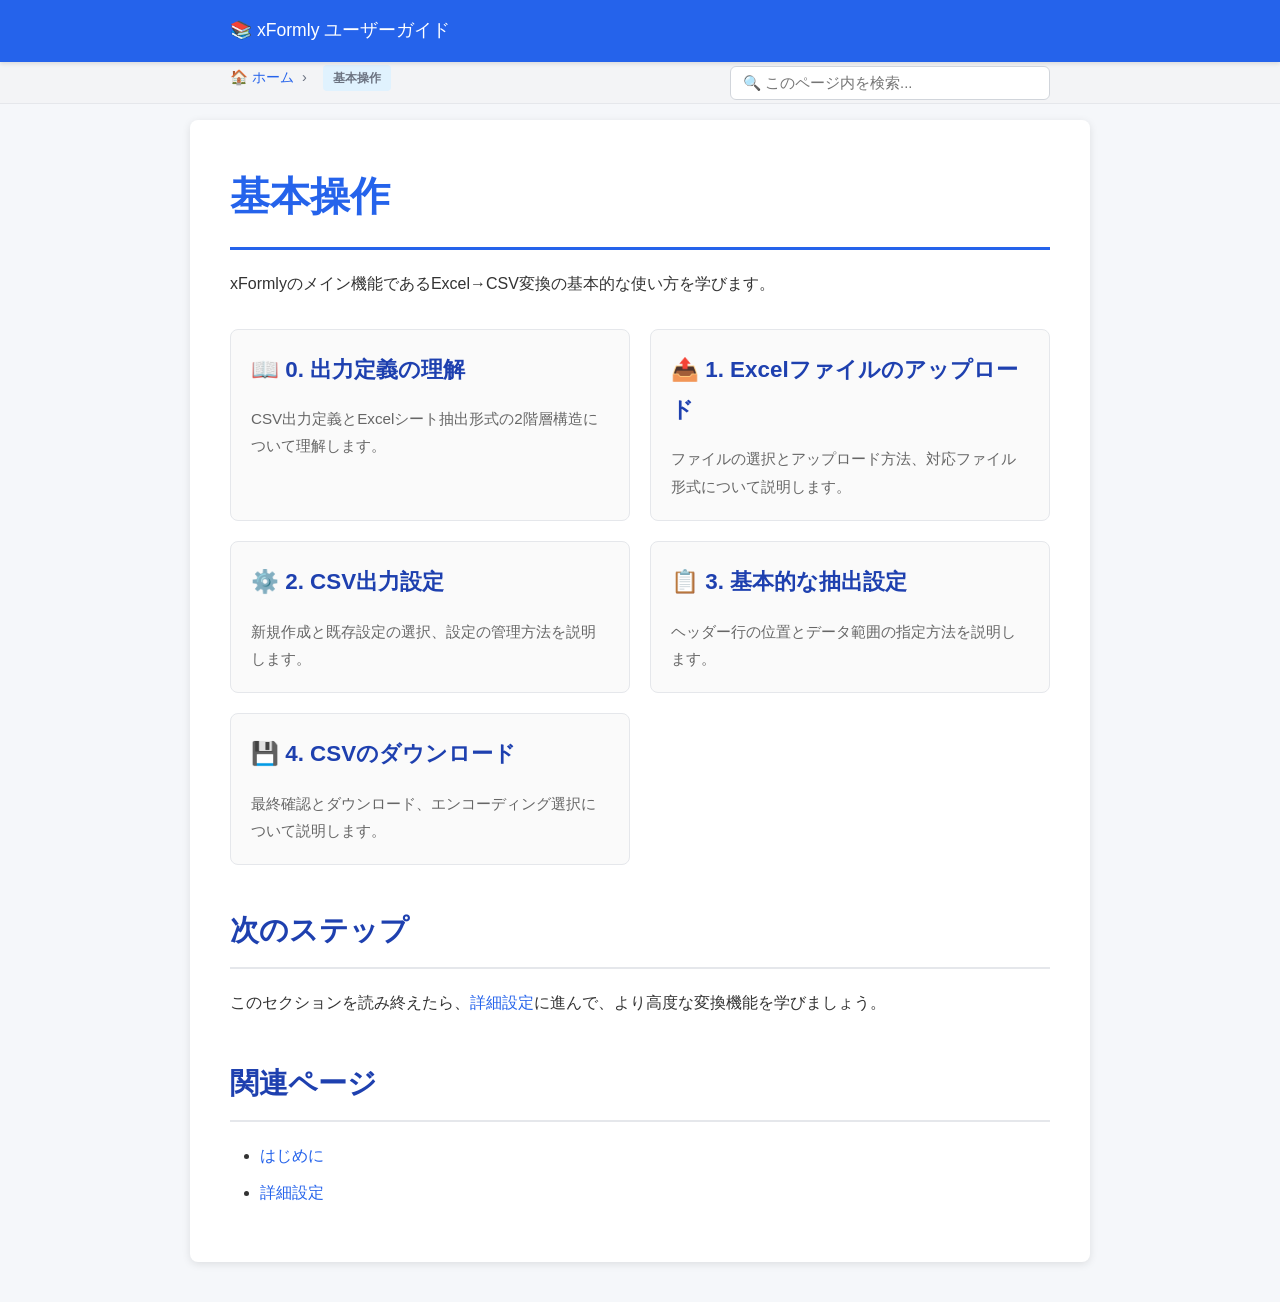
<file: basic-operations.html>
<!DOCTYPE html>
<html lang="ja">
<head>
    <meta charset="UTF-8">
    <meta name="viewport" content="width=device-width, initial-scale=1.0">
    <title>基本操作 - xFormly ユーザーガイド</title>
    
    <link rel="stylesheet" href="css/common.css">
</head>
<body class="page-search-floating">
    <div class="top-nav">
        <div class="nav-content">
            <a href="index.html" class="home-link">📚 xFormly ユーザーガイド</a>
        </div>
    </div>
    <div class="breadcrumb">
        <div class="breadcrumb-content">
            <a href="index.html">🏠 ホーム</a><span>›</span><span class="category-badge">基本操作</span>
        </div>
    </div>

    
    <div class="container">
    
    

<h1>基本操作</h1>

<p>xFormlyのメイン機能であるExcel→CSV変換の基本的な使い方を学びます。</p>

<div class="search-box">
    <input type="text" placeholder="🔍 このページ内を検索..." id="searchInput">
    <p class="search-help">カテゴリカードのタイトル・説明を部分一致で絞り込みます（最大表示制限なし）。</p>
    <p class="search-status" id="pageSearchStatus" hidden></p>
</div>

<div class="category-list">
    <div class="category-card" data-category-url="basic-operations-understanding-definitions.html" tabindex="0" role="link">
        <h3><a class="panel-title-link" href="basic-operations-understanding-definitions.html">📖 0. 出力定義の理解</a></h3>
        <p>CSV出力定義とExcelシート抽出形式の2階層構造について理解します。</p>
    </div>

    <div class="category-card" data-category-url="basic-operations-upload-excel.html" tabindex="0" role="link">
        <h3><a class="panel-title-link" href="basic-operations-upload-excel.html">📤 1. Excelファイルのアップロード</a></h3>
        <p>ファイルの選択とアップロード方法、対応ファイル形式について説明します。</p>
    </div>

    <div class="category-card" data-category-url="basic-operations-csv-output-settings.html" tabindex="0" role="link">
        <h3><a class="panel-title-link" href="basic-operations-csv-output-settings.html">⚙️ 2. CSV出力設定</a></h3>
        <p>新規作成と既存設定の選択、設定の管理方法を説明します。</p>
    </div>

    <div class="category-card" data-category-url="basic-operations-basic-extraction.html" tabindex="0" role="link">
        <h3><a class="panel-title-link" href="basic-operations-basic-extraction.html">📋 3. 基本的な抽出設定</a></h3>
        <p>ヘッダー行の位置とデータ範囲の指定方法を説明します。</p>
    </div>

    <div class="category-card" data-category-url="basic-operations-download-csv.html" tabindex="0" role="link">
        <h3><a class="panel-title-link" href="basic-operations-download-csv.html">💾 4. CSVのダウンロード</a></h3>
        <p>最終確認とダウンロード、エンコーディング選択について説明します。</p>
    </div>
</div>

<h2>次のステップ</h2>

<p>このセクションを読み終えたら、<a href="advanced-settings.html">詳細設定</a>に進んで、より高度な変換機能を学びましょう。</p>

<h2>関連ページ</h2>
<ul>
    <li><a href="getting-started.html">はじめに</a></li>
    <li><a href="advanced-settings.html">詳細設定</a></li>
</ul>

<script src="js/common-interactions.js"></script>
<script src="js/page-search.js"></script>
<script>
    const searchInput = document.getElementById('searchInput');
    const searchStatus = document.getElementById('pageSearchStatus');
    const categoryCards = Array.from(document.querySelectorAll('.category-card'));
    window.setupPageSearch({
        input: searchInput,
        status: searchStatus,
        targets: categoryCards
    });

    window.setupPanelNavigation(categoryCards);
</script>
<script src="js/shared-header.js"></script>

    </div>
</body>
</html>
</file>
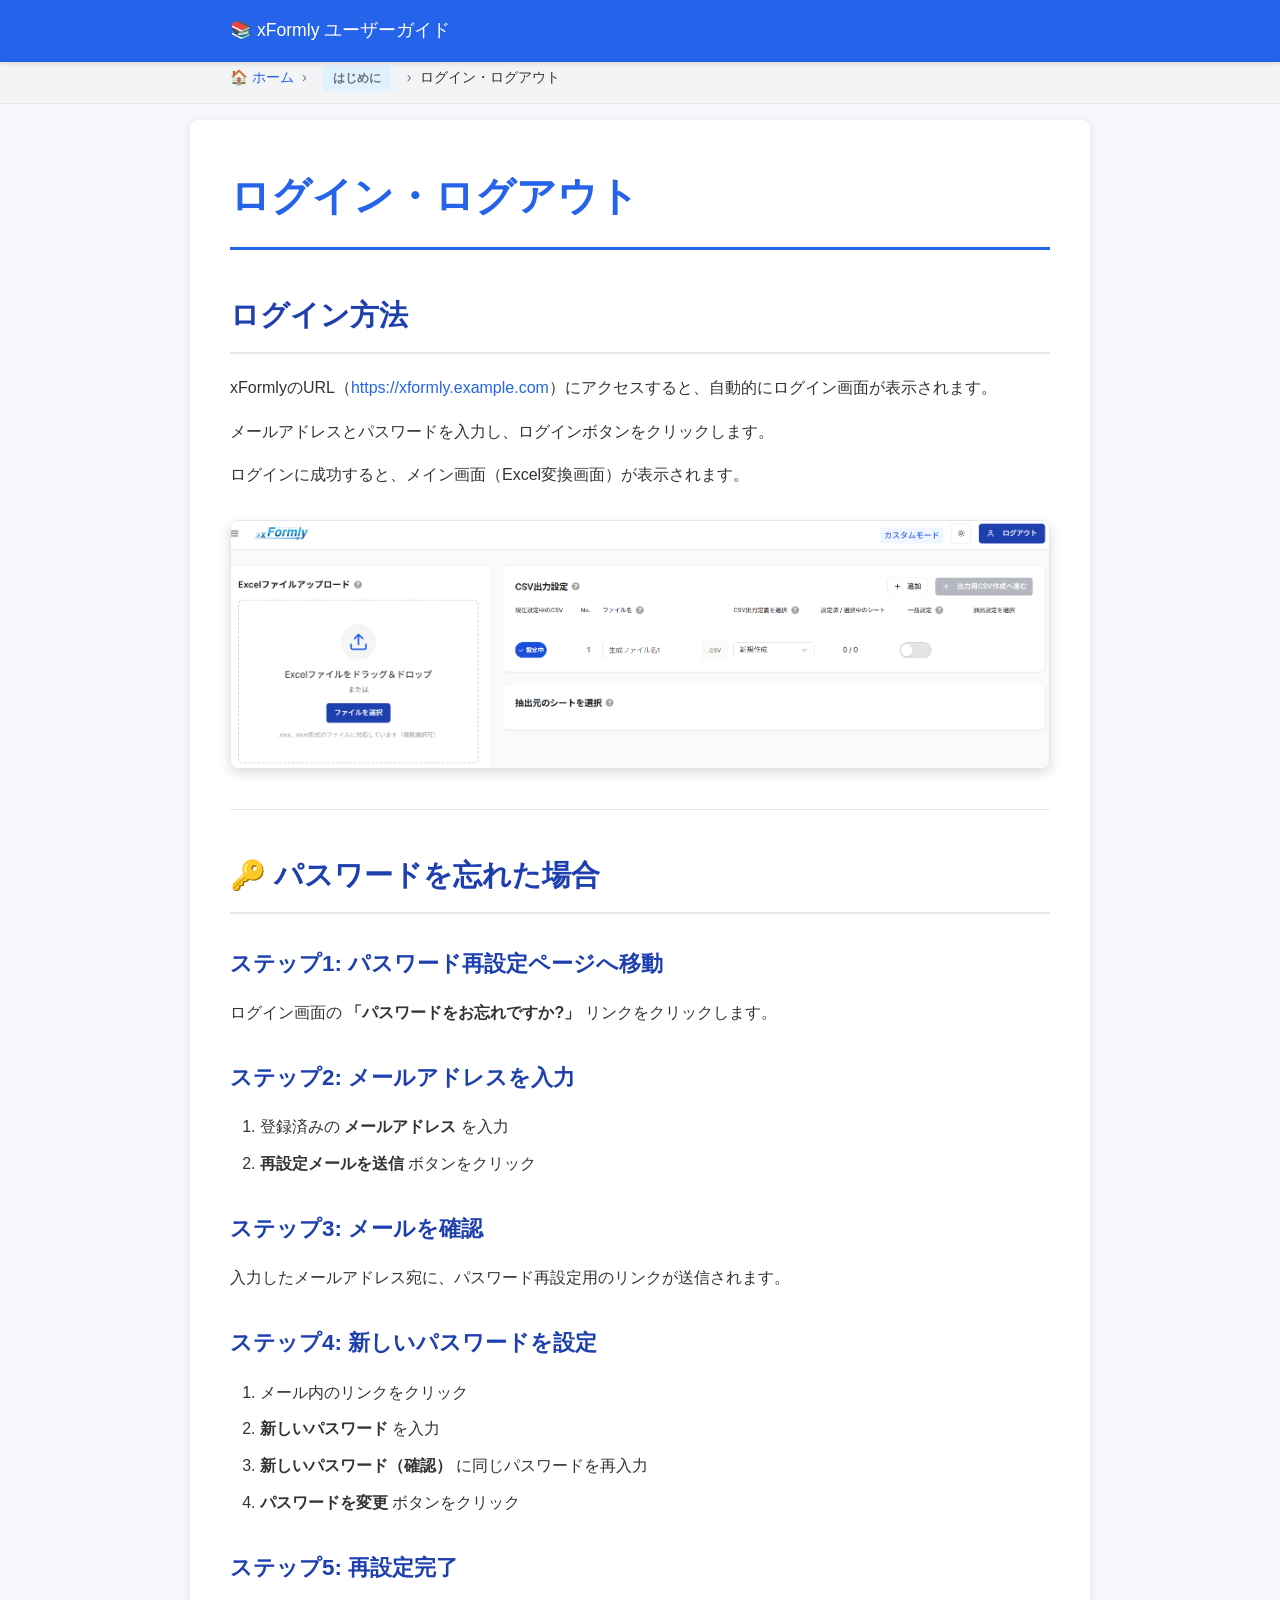
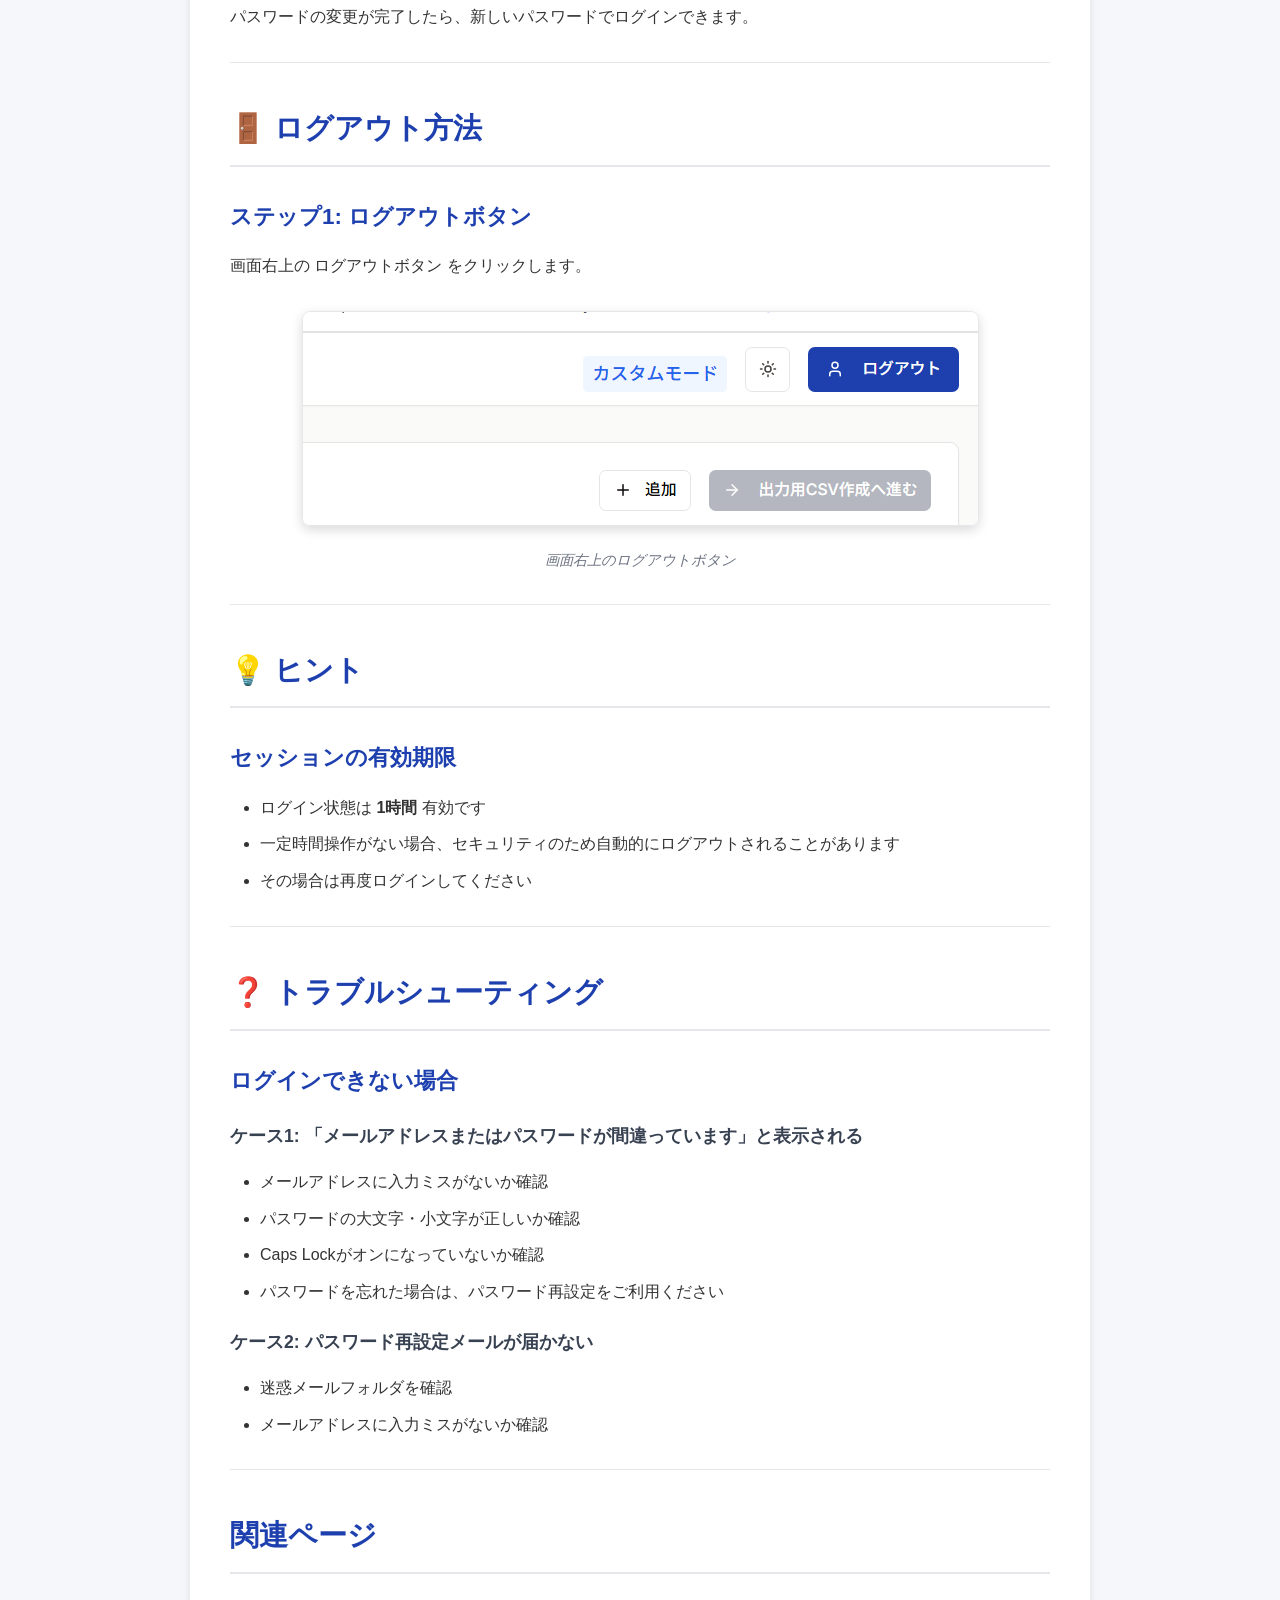
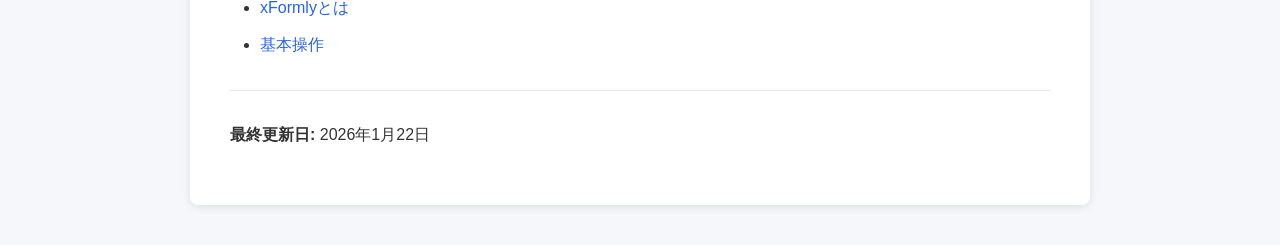
<file: getting-started-login-logout.html>
<!DOCTYPE html>
<html lang="ja">
<head>
    <meta charset="UTF-8">
    <meta name="viewport" content="width=device-width, initial-scale=1.0">
    <title>ログイン・ログアウト - xFormly ユーザーガイド</title>
    
    <link rel="stylesheet" href="css/common.css">
</head>
<body>
    <div class="top-nav">
        <div class="nav-content">
            <a href="index.html" class="home-link">📚 xFormly ユーザーガイド</a>
        </div>
    </div>
    <div class="breadcrumb">
        <div class="breadcrumb-content">
            <a href="index.html">🏠 ホーム</a><span>›</span><a href="getting-started.html"><span class="category-badge">はじめに</span></a><span>›</span>ログイン・ログアウト
        </div>
    </div>

    
    <div class="container">
    
    

        <h1>ログイン・ログアウト</h1>
        
        
        <h2>ログイン方法</h2>
    
      
        <p>xFormlyのURL（<a href="https://xformly.example.com" target="_blank">https://xformly.example.com</a>）にアクセスすると、自動的にログイン画面が表示されます。</p>
        <p>メールアドレスとパスワードを入力し、ログインボタンをクリックします。</p>

        <p>ログインに成功すると、メイン画面（Excel変換画面）が表示されます。</p>

        
        <div class="image-container">
            <img src="images/getting-started-login.png" alt="ログイン画面">
                </div>
        
        <hr>
        
        <h2>🔑 パスワードを忘れた場合</h2>
        
        <h3>ステップ1: パスワード再設定ページへ移動</h3>
        <p>ログイン画面の <strong>「パスワードをお忘れですか?」</strong> リンクをクリックします。</p>
        
        <h3>ステップ2: メールアドレスを入力</h3>
        <ol>
            <li>登録済みの <strong>メールアドレス</strong> を入力</li>
            <li><strong>再設定メールを送信</strong> ボタンをクリック</li>
        </ol>
        
        <h3>ステップ3: メールを確認</h3>
        <p>入力したメールアドレス宛に、パスワード再設定用のリンクが送信されます。</p>
        
        <h3>ステップ4: 新しいパスワードを設定</h3>
        <ol>
            <li>メール内のリンクをクリック</li>
            <li><strong>新しいパスワード</strong> を入力</li>
            <li><strong>新しいパスワード（確認）</strong> に同じパスワードを再入力</li>
            <li><strong>パスワードを変更</strong> ボタンをクリック</li>
        </ol>
        
        <h3>ステップ5: 再設定完了</h3>
        <p>パスワードの変更が完了したら、新しいパスワードでログインできます。</p>
        
        <hr>
        

        <h2>🚪 ログアウト方法</h2>
        
        <h3>ステップ1: ログアウトボタン</h3>
        <p>画面右上の ログアウトボタン をクリックします。</p>
        
        <div class="image-container">
            <img src="images/getting-started-logout.png" alt="ログアウトボタン">
            <p class="image-caption">画面右上のログアウトボタン</p>
        </div>
        
      
        
        <hr>
        
        <h2>💡 ヒント</h2>
        
        <h3>セッションの有効期限</h3>
        <ul>
            <li>ログイン状態は <strong>1時間</strong> 有効です</li>
            <li>一定時間操作がない場合、セキュリティのため自動的にログアウトされることがあります</li>
            <li>その場合は再度ログインしてください</li>
        </ul>
        
        <hr>
        
        <h2>❓ トラブルシューティング</h2>
        
        <h3>ログインできない場合</h3>
        
        <h4>ケース1: 「メールアドレスまたはパスワードが間違っています」と表示される</h4>
        <ul>
            <li>メールアドレスに入力ミスがないか確認</li>
            <li>パスワードの大文字・小文字が正しいか確認</li>
            <li>Caps Lockがオンになっていないか確認</li>
            <li>パスワードを忘れた場合は、パスワード再設定をご利用ください</li>
        </ul>
        
        <h4>ケース2: パスワード再設定メールが届かない</h4>
        <ul>
            <li>迷惑メールフォルダを確認</li>
            <li>メールアドレスに入力ミスがないか確認</li>
        </ul>
        
        <hr>
        
        <h2>関連ページ</h2>
        
        <ul>
            <li><a href="getting-started-what-is-xformly.html">xFormlyとは</a></li>
            <li><a href="basic-operations.html">基本操作</a></li>
        </ul>
        
        <hr>
        
        <p><strong>最終更新日:</strong> 2026年1月22日</p>
    </div>
    <script src="js/shared-header.js"></script>
</body>
</html>
</file>
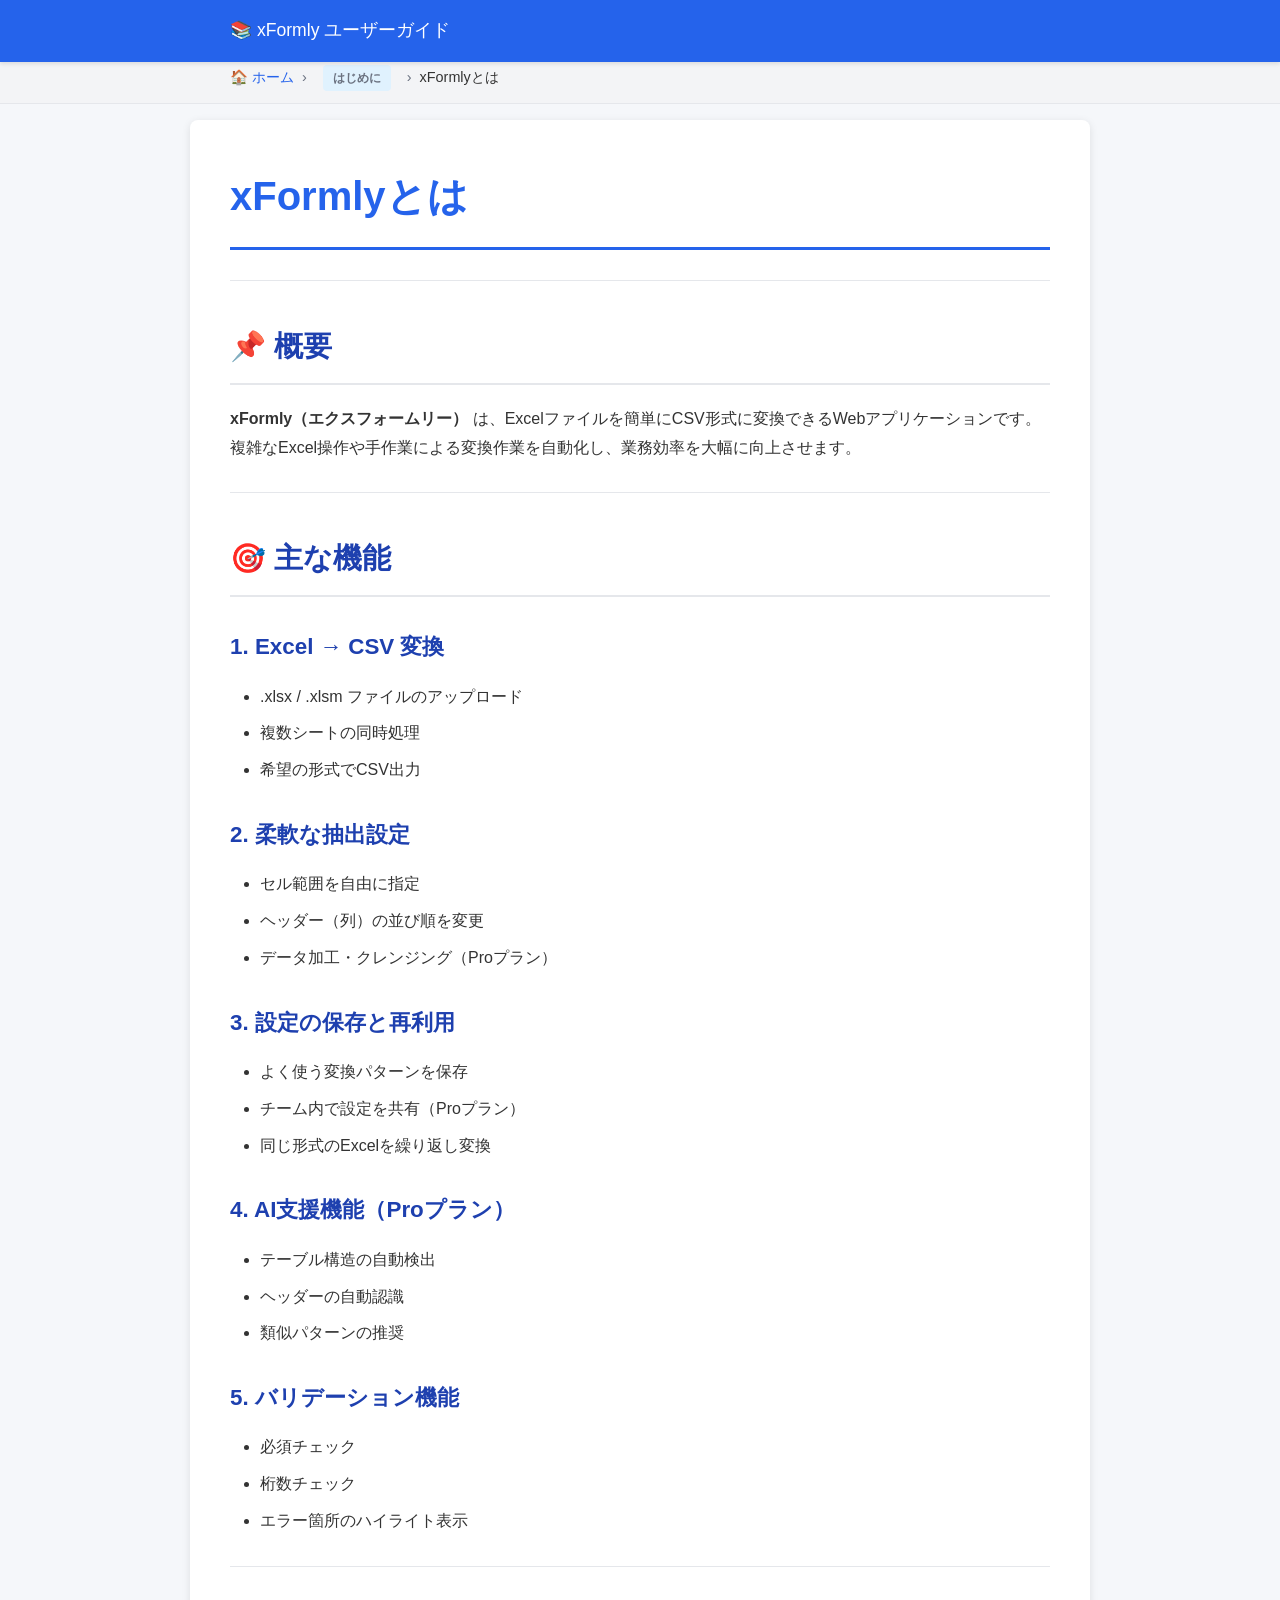
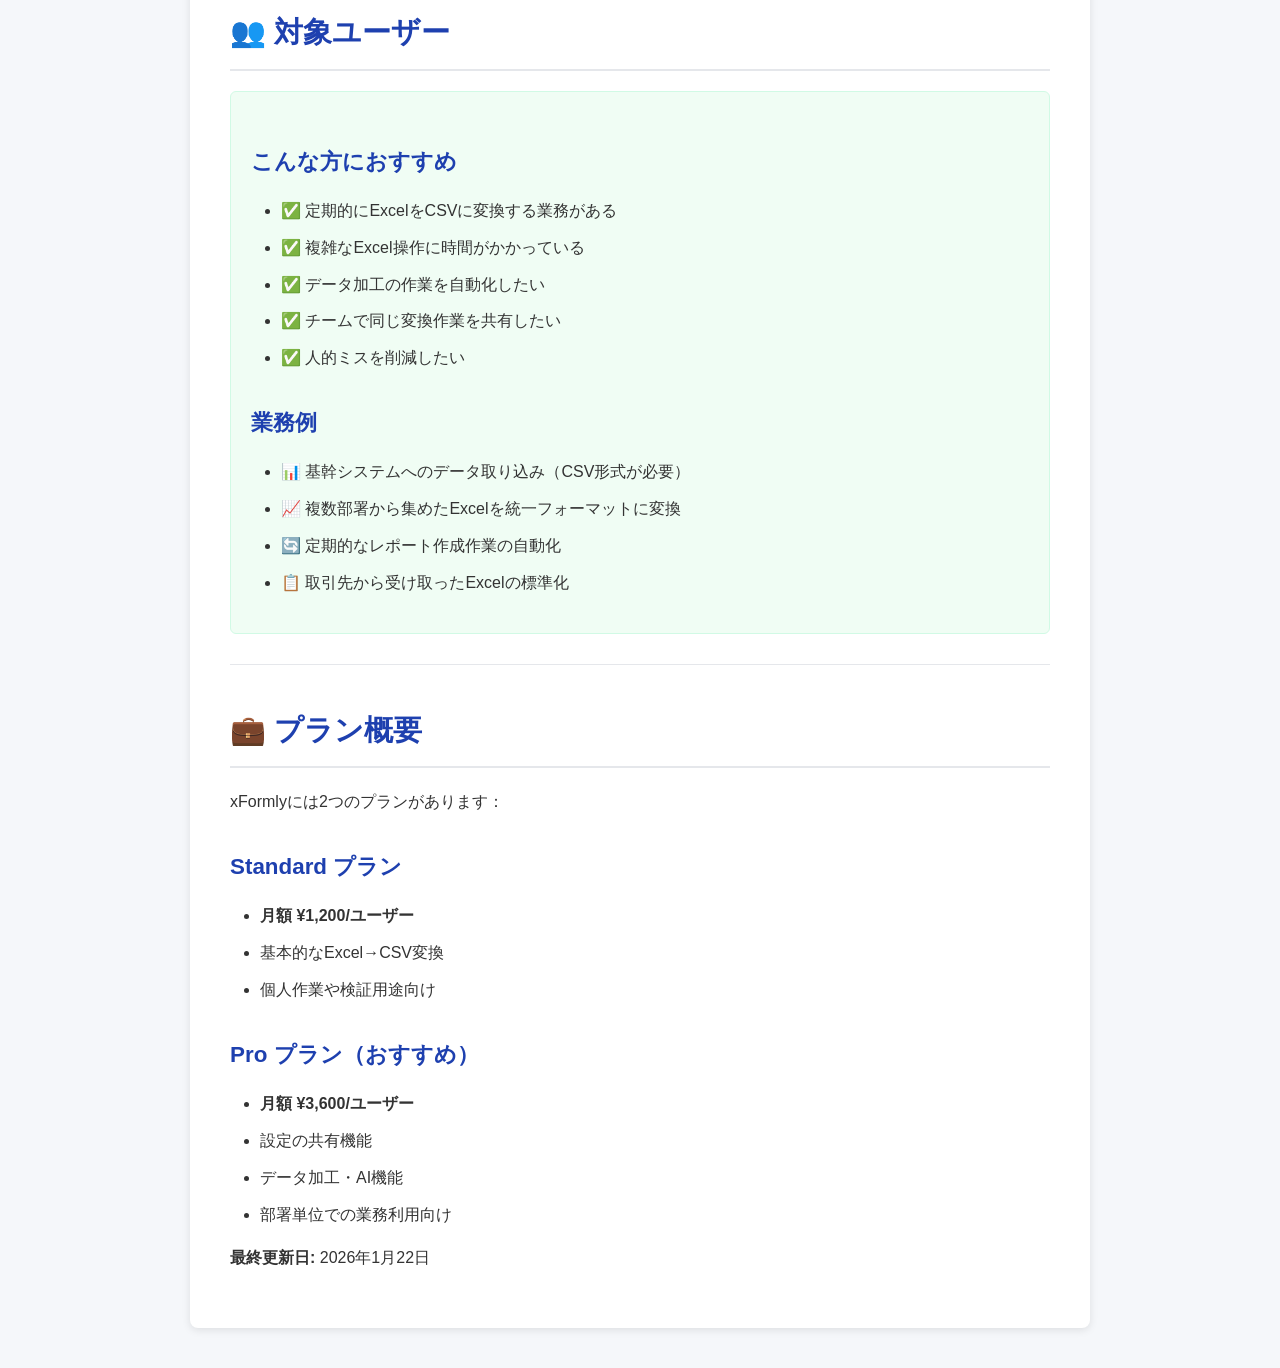
<file: getting-started-what-is-xformly.html>
<!DOCTYPE html>
<html lang="ja">
<head>
    <meta charset="UTF-8">
    <meta name="viewport" content="width=device-width, initial-scale=1.0">
    <title>xFormlyとは - xFormly ユーザーガイド</title>
    
    <link rel="stylesheet" href="css/common.css">
</head>
<body>
    <div class="top-nav">
        <div class="nav-content">
            <a href="index.html" class="home-link">📚 xFormly ユーザーガイド</a>
        </div>
    </div>
    <div class="breadcrumb">
        <div class="breadcrumb-content">
            <a href="index.html">🏠 ホーム</a><span>›</span><a href="getting-started.html"><span class="category-badge">はじめに</span></a><span>›</span>xFormlyとは
        </div>
    </div>

    
    <div class="container">
    
    

        <h1>xFormlyとは</h1>
        
        <hr>
        
        <h2>📌 概要</h2>
        
        <p><strong>xFormly（エクスフォームリー）</strong> は、Excelファイルを簡単にCSV形式に変換できるWebアプリケーションです。<br>
        複雑なExcel操作や手作業による変換作業を自動化し、業務効率を大幅に向上させます。</p>
        
        <hr>
        
        <h2>🎯 主な機能</h2>
        
        <div class="feature-section">
            <h3>1. Excel → CSV 変換</h3>
            <ul>
                <li>.xlsx / .xlsm ファイルのアップロード</li>
                <li>複数シートの同時処理</li>
                <li>希望の形式でCSV出力</li>
            </ul>
        </div>
        
        <div class="feature-section">
            <h3>2. 柔軟な抽出設定</h3>
            <ul>
                <li>セル範囲を自由に指定</li>
                <li>ヘッダー（列）の並び順を変更</li>
                <li>データ加工・クレンジング（Proプラン）</li>
            </ul>
        </div>
        
        <div class="feature-section">
            <h3>3. 設定の保存と再利用</h3>
            <ul>
                <li>よく使う変換パターンを保存</li>
                <li>チーム内で設定を共有（Proプラン）</li>
                <li>同じ形式のExcelを繰り返し変換</li>
            </ul>
        </div>
        
        <div class="feature-section">
            <h3>4. AI支援機能（Proプラン）</h3>
            <ul>
                <li>テーブル構造の自動検出</li>
                <li>ヘッダーの自動認識</li>
                <li>類似パターンの推奨</li>
            </ul>
        </div>
        
        <div class="feature-section">
            <h3>5. バリデーション機能</h3>
            <ul>
                <li>必須チェック</li>
                <li>桁数チェック</li>
                <li>エラー箇所のハイライト表示</li>
            </ul>
        </div>
        
        <hr>
        
        <h2>👥 対象ユーザー</h2>
        
        <div class="user-section">
            <h3>こんな方におすすめ</h3>
            <ul>
                <li>✅ 定期的にExcelをCSVに変換する業務がある</li>
                <li>✅ 複雑なExcel操作に時間がかかっている</li>
                <li>✅ データ加工の作業を自動化したい</li>
                <li>✅ チームで同じ変換作業を共有したい</li>
                <li>✅ 人的ミスを削減したい</li>
            </ul>
            
            <h3>業務例</h3>
            <ul>
                <li>📊 基幹システムへのデータ取り込み（CSV形式が必要）</li>
                <li>📈 複数部署から集めたExcelを統一フォーマットに変換</li>
                <li>🔄 定期的なレポート作成作業の自動化</li>
                <li>📋 取引先から受け取ったExcelの標準化</li>
            </ul>
        </div>
        
        <hr>
        
        <h2>💼 プラン概要</h2>
        
        <p>xFormlyには2つのプランがあります：</p>
        
        <h3>Standard プラン</h3>
        <ul>
            <li><strong>月額 ¥1,200/ユーザー</strong></li>
            <li>基本的なExcel→CSV変換</li>
            <li>個人作業や検証用途向け</li>
        </ul>
        
        <h3>Pro プラン（おすすめ）</h3>
        <ul>
            <li><strong>月額 ¥3,600/ユーザー</strong></li>
            <li>設定の共有機能</li>
            <li>データ加工・AI機能</li>
            <li>部署単位での業務利用向け</li>
        </ul>
        
      
        
        <p><strong>最終更新日:</strong> 2026年1月22日</p>
    </div>
    <script src="js/shared-header.js"></script>
</body>
</html>
</file>
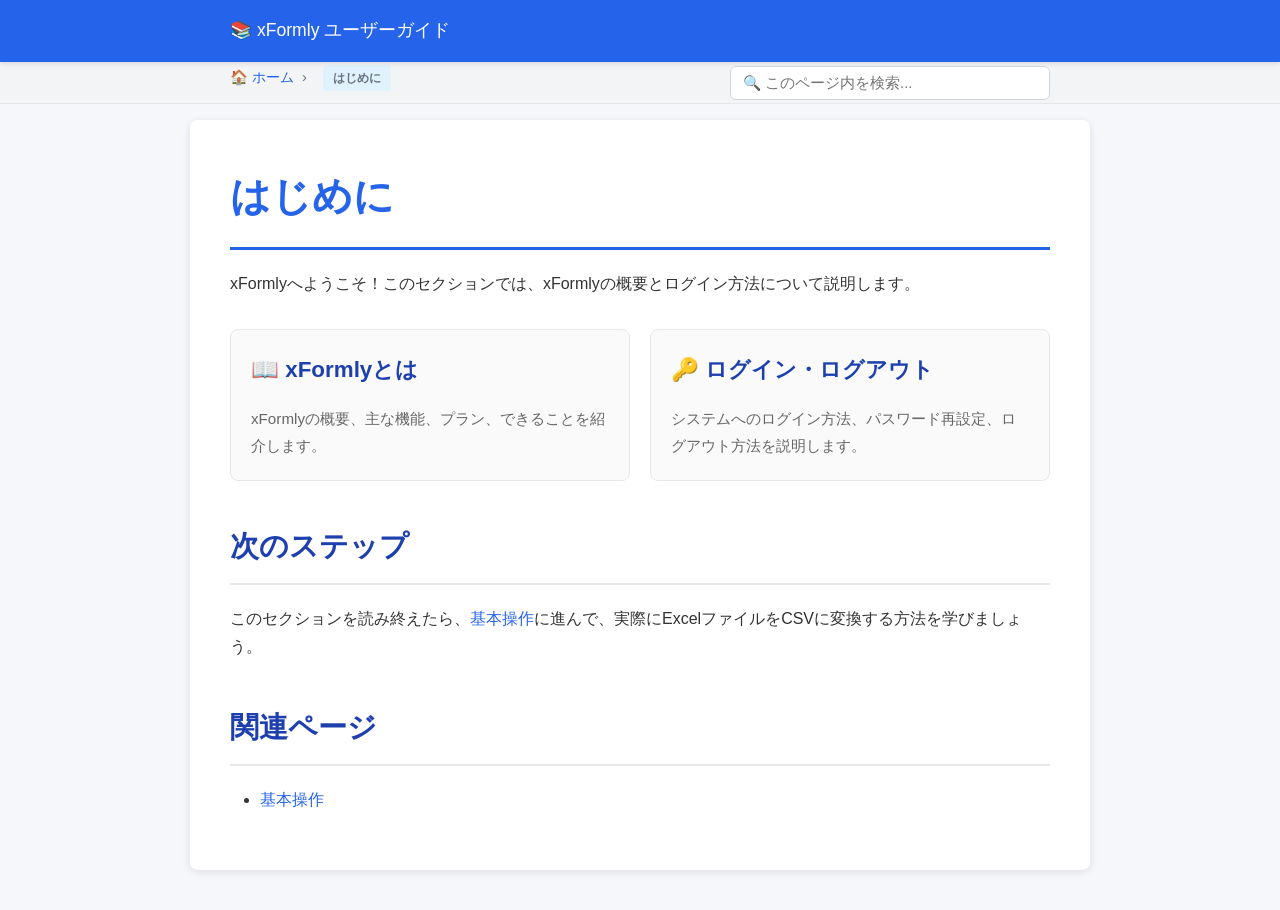
<file: getting-started.html>
<!DOCTYPE html>
<html lang="ja">
<head>
    <meta charset="UTF-8">
    <meta name="viewport" content="width=device-width, initial-scale=1.0">
    <title>はじめに - xFormly ユーザーガイド</title>
    
    <link rel="stylesheet" href="css/common.css">
</head>
<body class="page-search-floating">
    <div class="top-nav">
        <div class="nav-content">
            <a href="index.html" class="home-link">📚 xFormly ユーザーガイド</a>
        </div>
    </div>
    <div class="breadcrumb">
        <div class="breadcrumb-content">
            <a href="index.html">🏠 ホーム</a><span>›</span><span class="category-badge">はじめに</span>
        </div>
    </div>

    
    <div class="container">
    
    

<h1>はじめに</h1>

<p>xFormlyへようこそ！このセクションでは、xFormlyの概要とログイン方法について説明します。</p>

<div class="search-box">
    <input type="text" placeholder="🔍 このページ内を検索..." id="searchInput">
    <p class="search-help">カテゴリカードのタイトル・説明を部分一致で絞り込みます（最大表示制限なし）。</p>
    <p class="search-status" id="pageSearchStatus" hidden></p>
</div>

<div class="category-list">
    <div class="category-card" data-category-url="getting-started-what-is-xformly.html" tabindex="0" role="link">
        <h3><a class="panel-title-link" href="getting-started-what-is-xformly.html">📖 xFormlyとは</a></h3>
        <p>xFormlyの概要、主な機能、プラン、できることを紹介します。</p>
    </div>

    <div class="category-card" data-category-url="getting-started-login-logout.html" tabindex="0" role="link">
        <h3><a class="panel-title-link" href="getting-started-login-logout.html">🔑 ログイン・ログアウト</a></h3>
        <p>システムへのログイン方法、パスワード再設定、ログアウト方法を説明します。</p>
    </div>
</div>

<h2>次のステップ</h2>

<p>このセクションを読み終えたら、<a href="basic-operations.html">基本操作</a>に進んで、実際にExcelファイルをCSVに変換する方法を学びましょう。</p>

<h2>関連ページ</h2>
<ul>
    <li><a href="basic-operations.html">基本操作</a></li>
</ul>

<script src="js/common-interactions.js"></script>
<script src="js/page-search.js"></script>
<script>
    const searchInput = document.getElementById('searchInput');
    const searchStatus = document.getElementById('pageSearchStatus');
    const categoryCards = Array.from(document.querySelectorAll('.category-card'));
    window.setupPageSearch({
        input: searchInput,
        status: searchStatus,
        targets: categoryCards
    });

    window.setupPanelNavigation(categoryCards);
</script>
<script src="js/shared-header.js"></script>

    </div>
</body>
</html>
</file>
<file: css/common.css>
/* ================================================
   xFormly ユーザーガイド 共通スタイルシート
   ================================================ */

/* リセット・基本設定 */
* {
    margin: 0;
    padding: 0;
    box-sizing: border-box;
}

body {
    font-family: -apple-system, BlinkMacSystemFont, 'Segoe UI', 'Hiragino Sans', 'Hiragino Kaku Gothic ProN', Meiryo, sans-serif;
    line-height: 1.8;
    color: #333;
    background: #f5f7fa;
    padding-top: 120px; /* 固定ヘッダ分のスペース */
    padding-bottom: 40px;
}

.container {
    max-width: 900px;
    margin: 0 auto;
    background: white;
    padding: 40px;
    border-radius: 8px;
    box-shadow: 0 2px 8px rgba(0,0,0,0.1);
}

/* 固定ヘッダー */
.top-nav {
    background-color: #2563eb;
    padding: 15px 0;
    position: fixed;
    top: 0;
    left: 0;
    right: 0;
    z-index: 1000;
    box-shadow: 0 2px 4px rgba(0,0,0,0.1);
}

.top-nav .nav-content {
    max-width: 900px;
    margin: 0 auto;
    padding: 0 40px;
    display: flex;
    align-items: center;
    justify-content: space-between;
}

.top-nav a {
    color: white;
    text-decoration: none;
    font-weight: 500;
    transition: opacity 0.3s;
}

.top-nav a:hover {
    opacity: 0.8;
}

.home-link {
    font-size: 1.1em;
}

/* パンくずリスト */
.breadcrumb {
    background-color: #f3f4f6;
    padding: 12px 0;
    font-size: 0.9em;
    position: fixed;
    top: 53px;
    left: 0;
    right: 0;
    z-index: 999;
    border-bottom: 1px solid #e5e7eb;
}

.breadcrumb .breadcrumb-content {
    max-width: 900px;
    margin: 0 auto;
    padding: 0 40px;
}

.breadcrumb a {
    color: #2563eb;
    text-decoration: none;
}

.breadcrumb a:hover {
    text-decoration: underline;
}

.breadcrumb span {
    color: #6b7280;
    margin: 0 8px;
}

/* カテゴリバッジ */
.category-badge {
    background-color: #e0f2fe;
    color: #0369a1;
    padding: 2px 10px;
    border-radius: 4px;
    font-size: 0.85em;
    font-weight: 600;
    display: inline-block;
}

/* タイポグラフィ */
h1 {
    color: #2563eb;
    font-size: 2.5em;
    margin-bottom: 20px;
    padding-bottom: 15px;
    border-bottom: 3px solid #2563eb;
}

h2 {
    color: #1e40af;
    font-size: 1.8em;
    margin-top: 40px;
    margin-bottom: 20px;
    padding-bottom: 10px;
    border-bottom: 2px solid #e5e7eb;
}

h3 {
    color: #1e40af;
    font-size: 1.4em;
    margin-top: 30px;
    margin-bottom: 15px;
}

h4 {
    color: #374151;
    font-size: 1.1em;
    margin-top: 20px;
    margin-bottom: 10px;
}

p {
    margin: 15px 0;
}

ul, ol {
    margin: 15px 0;
    padding-left: 30px;
}

li {
    margin: 8px 0;
}

a {
    color: #2563eb;
    text-decoration: none;
}

a:hover {
    text-decoration: underline;
}

hr {
    border: none;
    border-top: 1px solid #e5e7eb;
    margin: 30px 0;
}

/* テーブル */
table {
    width: 100%;
    border-collapse: collapse;
    margin: 20px 0;
}

th, td {
    padding: 12px;
    text-align: left;
    border: 1px solid #e5e7eb;
}

th {
    background: #f3f4f6;
    font-weight: 600;
    color: #374151;
}

tr:nth-child(even) {
    background-color: #f9fafb;
}

/* コード */
code {
    background: #f3f4f6;
    padding: 2px 6px;
    border-radius: 3px;
    font-family: 'Courier New', 'Consolas', monospace;
    font-size: 0.9em;
}

pre {
    background: #f3f4f6;
    padding: 15px;
    border-radius: 6px;
    overflow-x: auto;
    border: 1px solid #e5e7eb;
}

pre code {
    background: none;
    padding: 0;
}

/* 通知・警告ボックス */
.note {
    background: #eff6ff;
    padding: 15px;
    border-radius: 6px;
    border-left: 4px solid #3b82f6;
    margin: 20px 0;
}

.warning {
    background: #fef3c7;
    padding: 15px;
    border-radius: 6px;
    border-left: 4px solid #f59e0b;
    margin: 20px 0;
}

.tip {
    background: #dcfce7;
    padding: 15px;
    border-radius: 6px;
    border-left: 4px solid #10b981;
    margin: 20px 0;
}

.plan-note {
    background: #fef3c7;
    padding: 15px;
    border-radius: 6px;
    border-left: 4px solid #f59e0b;
    margin: 20px 0;
}

/* ステップセクション */
.step-section {
    background: #f8fafc;
    padding: 20px;
    border-radius: 6px;
    margin: 20px 0;
    border: 1px solid #e5e7eb;
}

.step {
    background: #f8fafc;
    padding: 15px;
    margin: 15px 0;
    border-radius: 6px;
    border-left: 4px solid #6b7280;
}

.step-number {
    display: inline-block;
    background-color: #2563eb;
    color: white;
    width: 28px;
    height: 28px;
    border-radius: 50%;
    text-align: center;
    line-height: 28px;
    font-weight: bold;
    margin-right: 10px;
}

/* 特殊セクション */
.feature-section {
    margin: 30px 0;
}

.user-section {
    background: #f0fdf4;
    padding: 20px;
    border-radius: 6px;
    margin: 20px 0;
    border: 1px solid #d1fae5;
}

.mode-section {
    background: #eff6ff;
    padding: 20px;
    border-radius: 6px;
    margin: 20px 0;
    border-left: 4px solid #3b82f6;
}

.related-links {
    background: #f8fafc;
    padding: 20px;
    border-radius: 6px;
    margin: 30px 0;
    border: 1px solid #e5e7eb;
}

/* 画像プレースホルダー */
.image-placeholder {
    background: #f3f4f6;
    padding: 40px;
    text-align: center;
    border-radius: 6px;
    margin: 20px 0;
    color: #6b7280;
    border: 2px dashed #d1d5db;
}

/* 画像コンテナ */
.image-container {
    margin: 30px 0;
    text-align: center;
}

.image-container img {
    max-width: 100%;
    height: auto;
    border-radius: 8px;
    box-shadow: 0 4px 12px rgba(0,0,0,0.15);
    border: 1px solid #e5e7eb;
}

.image-caption {
    margin-top: 12px;
    font-size: 0.9em;
    color: #6b7280;
    font-style: italic;
}

/* カテゴリリスト（トップページ・カテゴリページ用） */
.category-list {
    display: grid;
    grid-template-columns: repeat(auto-fit, minmax(280px, 1fr));
    gap: 20px;
    margin: 30px 0;
}

.category-card {
    border: 1px solid #e5e7eb;
    border-radius: 8px;
    padding: 20px;
    background-color: #fafafa;
    transition: all 0.3s ease;
    text-decoration: none;
    display: block;
}

.category-card:hover {
    box-shadow: 0 4px 12px rgba(0,0,0,0.15);
    transform: translateY(-2px);
    background-color: #fff;
    border-color: #2563eb;
}

.category-card h3 {
    margin-top: 0;
    color: #1e40af;
}

.category-card p {
    color: #666;
    font-size: 0.95em;
    margin: 10px 0 0 0;
}

.category-card .description {
    font-size: 0.9em;
    color: #6b7280;
    margin-top: 10px;
    line-height: 1.6;
}

[data-category-url] {
    cursor: pointer;
}

[data-category-url]:focus-visible {
    outline: 2px solid #4c8bf5;
    outline-offset: 2px;
}

.panel-title-link {
    color: inherit;
    text-decoration: none;
}

.panel-title-link:hover,
.panel-title-link:focus-visible {
    text-decoration: underline;
}

/* ナビゲーショングリッド（トップページ用） */
.nav-grid {
    display: grid;
    grid-template-columns: repeat(auto-fit, minmax(300px, 1fr));
    gap: 20px;
    margin: 30px 0;
}

.nav-card {
    border: 1px solid #e5e7eb;
    border-radius: 8px;
    padding: 25px;
    background-color: #fff;
    transition: all 0.3s ease;
    cursor: pointer;
    text-decoration: none;
    display: block;
    box-shadow: 0 2px 5px rgba(0,0,0,0.1);
}

.nav-card:hover {
    transform: translateY(-3px);
    box-shadow: 0 5px 15px rgba(0,0,0,0.2);
    border-color: #2563eb;
}

.nav-card h2 {
    color: #1e40af;
    margin-top: 0;
    font-size: 1.5em;
    display: flex;
    align-items: center;
    border-bottom: none;
    padding-bottom: 0;
}

.nav-card h2 a {
    color: inherit;
    text-decoration: none;
    display: inline-flex;
    align-items: center;
}

.nav-card h2 a:hover {
    text-decoration: underline;
}

.nav-card h2 .emoji {
    font-size: 1.3em;
    margin-right: 10px;
}

.nav-card p {
    color: #555;
    margin: 10px 0;
}

.nav-card .description {
    font-size: 0.95em;
    color: #666;
    margin-top: 10px;
    line-height: 1.8;
}

.nav-card .description a,
.nav-card .description span {
    display: block;
}

.nav-card .description a {
    color: #2563eb;
}

/* トップページ用ヘッダー */
.header {
    text-align: center;
    margin-bottom: 40px;
    padding: 30px 0;
    border-bottom: 2px solid #e5e7eb;
}

.header h1 {
    color: #1e40af;
    font-size: 2.5em;
    margin-bottom: 10px;
    border-bottom: none;
}

#homeResetTrigger {
    cursor: pointer;
}

.home-reset-trigger {
    appearance: none;
    border: none;
    background: transparent;
    color: inherit;
    font: inherit;
    line-height: inherit;
    padding: 0;
    cursor: pointer;
}

.home-reset-trigger:focus-visible {
    outline: 3px solid rgba(37, 99, 235, 0.35);
    outline-offset: 6px;
    border-radius: 6px;
}

.header p {
    color: #6b7280;
    font-size: 1.1em;
}

/* 検索ボックス */
.search-box {
    margin: 30px 0;
    text-align: center;
}

.search-box input {
    width: 100%;
    max-width: 600px;
    padding: 12px 20px;
    font-size: 1em;
    border: 1px solid #d1d5db;
    border-radius: 6px;
    outline: none;
    transition: border-color 0.3s;
}

.search-box input:focus {
    border-color: #2563eb;
    box-shadow: 0 0 0 3px rgba(37, 99, 235, 0.1);
}

.search-help {
    margin: 10px auto 0;
    max-width: 720px;
    color: #6b7280;
    font-size: 0.92em;
    line-height: 1.6;
}

.global-search-results {
    background-color: #f8fafc;
    border: 1px solid #e5e7eb;
    border-radius: 8px;
    padding: 20px;
    margin-top: -10px;
    margin-bottom: 25px;
}

.global-search-results h3 {
    margin-top: 0;
    color: #1e40af;
}

.search-status {
    color: #6b7280;
    margin: 8px 0 14px 0;
    font-size: 0.95em;
}

.page-index-floating .search-box {
    position: fixed;
    top: 8px;
    right: max(16px, calc((100vw - 900px) / 2 + 40px));
    z-index: 1001;
    margin: 0;
    width: 320px;
    text-align: right;
}

.page-index-floating .search-box input {
    width: 320px;
    max-width: 320px;
    padding: 8px 12px;
    font-size: 0.92em;
}

.page-index-floating .search-box .search-help {
    display: none;
}

.page-search-floating .search-box {
    position: fixed;
    top: 66px;
    right: max(16px, calc((100vw - 900px) / 2 + 40px));
    z-index: 1000;
    margin: 0;
    width: 320px;
    text-align: right;
}

.page-search-floating .search-box input {
    width: 320px;
    max-width: 320px;
    padding: 8px 12px;
    font-size: 0.92em;
}

.page-search-floating .search-help,
.page-search-floating .search-status {
    display: none;
}

@media (max-width: 900px) {
    .page-index-floating .search-box {
        position: static;
        top: auto;
        right: auto;
        z-index: auto;
        margin: 30px 0;
        width: auto;
        text-align: center;
    }

    .page-index-floating .search-box input {
        width: 100%;
        max-width: 600px;
        padding: 12px 20px;
        font-size: 1em;
    }

    .page-index-floating .search-box .search-help {
        display: block;
    }

    .page-search-floating .search-box {
        position: static;
        top: auto;
        right: auto;
        z-index: auto;
        margin: 30px 0;
        width: auto;
        text-align: center;
    }

    .page-search-floating .search-box input {
        width: 100%;
        max-width: 600px;
        padding: 12px 20px;
        font-size: 1em;
    }

    .page-search-floating .search-help,
    .page-search-floating .search-status {
        display: block;
    }
}

.global-search-results ul {
    list-style: none;
    padding: 0;
    margin: 0;
}

.global-search-results li {
    padding: 10px 0;
    border-top: 1px solid #e5e7eb;
}

.global-search-results li:first-child {
    border-top: none;
    padding-top: 0;
}

.global-search-results a {
    color: #2563eb;
    font-weight: 600;
}

.result-snippet {
    margin: 4px 0 0 0;
    color: #4b5563;
    font-size: 0.92em;
    line-height: 1.6;
}

.advanced-feature-grid {
    display: grid;
    grid-template-columns: repeat(auto-fit, minmax(300px, 1fr));
    gap: 20px;
    margin: 30px 0;
}

.advanced-feature-card {
    border: 1px solid #e5e7eb;
    border-radius: 8px;
    padding: 20px;
}

.advanced-feature-list {
    margin-top: 10px;
}

.advanced-feature-link {
    display: inline-block;
    margin-top: 10px;
    color: #2563eb;
}

.advanced-tip-spacing {
    margin-top: 40px;
}

.guide-image-large {
    max-width: 80%;
    height: auto;
    margin: 20px 0;
}

.guide-note-emphasis {
    background-color: #f8fafc;
    border-left: 4px solid #3b82f6;
    padding: 20px;
    margin: 20px 0;
}

.compact-list {
    margin-top: 10px;
    margin-bottom: 0;
}

.anchor-link {
    color: #2563eb;
}

.page-column-options h3[id^="setting-"],
.page-sheet-options h3[id^="setting-"] {
    margin-top: 20px;
    scroll-margin-top: 130px;
}

.code-example {
    background-color: #f5f5f5;
    padding: 10px;
    border-radius: 4px;
}

.image-frame-small {
    max-width: 50%;
    height: auto;
    border: 1px solid #e5e7eb;
    border-radius: 6px;
    margin: 20px 0;
}

.guide-image-medium {
    max-width: 50%;
    height: auto;
    margin: 20px 0;
}

.table-top-spacing {
    margin-top: 10px;
}

.text-top-spacing {
    margin-top: 10px;
}

.col-width-80 {
    width: 80px;
}

.row-highlight-blue {
    background: #dbeafe;
}

.hierarchy-level-indented {
    margin-left: 30px;
}

/* クイックリンク */
.quick-links {
    background-color: #f8fafc;
    padding: 25px;
    border-radius: 8px;
    margin-top: 40px;
    border: 1px solid #e5e7eb;
}

.quick-links h3 {
    color: #1e40af;
    margin-top: 0;
}

.quick-links ul {
    list-style: none;
    padding: 0;
}

.quick-links li {
    margin: 12px 0;
}

.quick-links a {
    color: #2563eb;
    text-decoration: none;
    font-weight: 500;
}

.quick-links a:hover {
    text-decoration: underline;
}

/* フッター */
.footer {
    text-align: center;
    margin-top: 50px;
    padding-top: 30px;
    border-top: 2px solid #e5e7eb;
    color: #6b7280;
}

/* 詳細情報の開閉 */
details {
    margin: 15px 0;
    background: #f9fafb;
    padding: 15px;
    border-radius: 6px;
    border: 1px solid #e5e7eb;
}

summary {
    cursor: pointer;
    font-weight: 600;
    color: #1e40af;
    user-select: none;
}

summary:hover {
    color: #2563eb;
}

details[open] summary {
    margin-bottom: 10px;
}

/* レスポンシブデザイン */
@media (max-width: 768px) {
    body {
        padding-top: 110px;
        padding-left: 10px;
        padding-right: 10px;
    }

    .container {
        padding: 20px;
    }

    .top-nav .nav-content,
    .breadcrumb .breadcrumb-content {
        padding: 0 20px;
    }

    h1 {
        font-size: 2em;
    }

    h2 {
        font-size: 1.5em;
    }

    .nav-grid,
    .category-list {
        grid-template-columns: 1fr;
    }
}

/* 出力定義の理解ページ用スタイル */
.hierarchy-box { 
    background: #eff6ff; 
    border: 2px solid #3b82f6; 
    padding: 30px; 
    border-radius: 8px; 
    margin: 30px 0; 
}

.hierarchy-level { 
    background: white; 
    padding: 15px; 
    margin: 10px 0; 
    border-radius: 6px; 
    border-left: 4px solid #3b82f6; 
}

.hierarchy-level h4 { 
    color: #1e40af; 
    margin: 0 0 10px 0; 
}

.hierarchy-level p { 
    margin: 5px 0; 
    font-size: 0.95em; 
    color: #374151;
}

.example-box { 
    background: #f0fdf4; 
    border: 2px solid #86efac; 
    border-radius: 8px; 
    padding: 20px; 
    margin: 20px 0; 
}

.example-box h4 { 
    color: #166534; 
    margin-top: 0; 
}

.flow-diagram { 
    background: white; 
    border: 2px solid #e5e7eb; 
    border-radius: 8px; 
    padding: 20px; 
    margin: 20px 0; 
}

.flow-step { 
    display: flex; 
    align-items: center; 
    margin: 15px 0; 
}

.flow-number { 
    background: #3b82f6; 
    color: white; 
    width: 40px; 
    height: 40px; 
    border-radius: 50%; 
    display: flex; 
    align-items: center; 
    justify-content: center; 
    font-weight: bold; 
    flex-shrink: 0; 
}

.flow-content { 
    margin-left: 20px; 
    flex: 1; 
}
</file>
